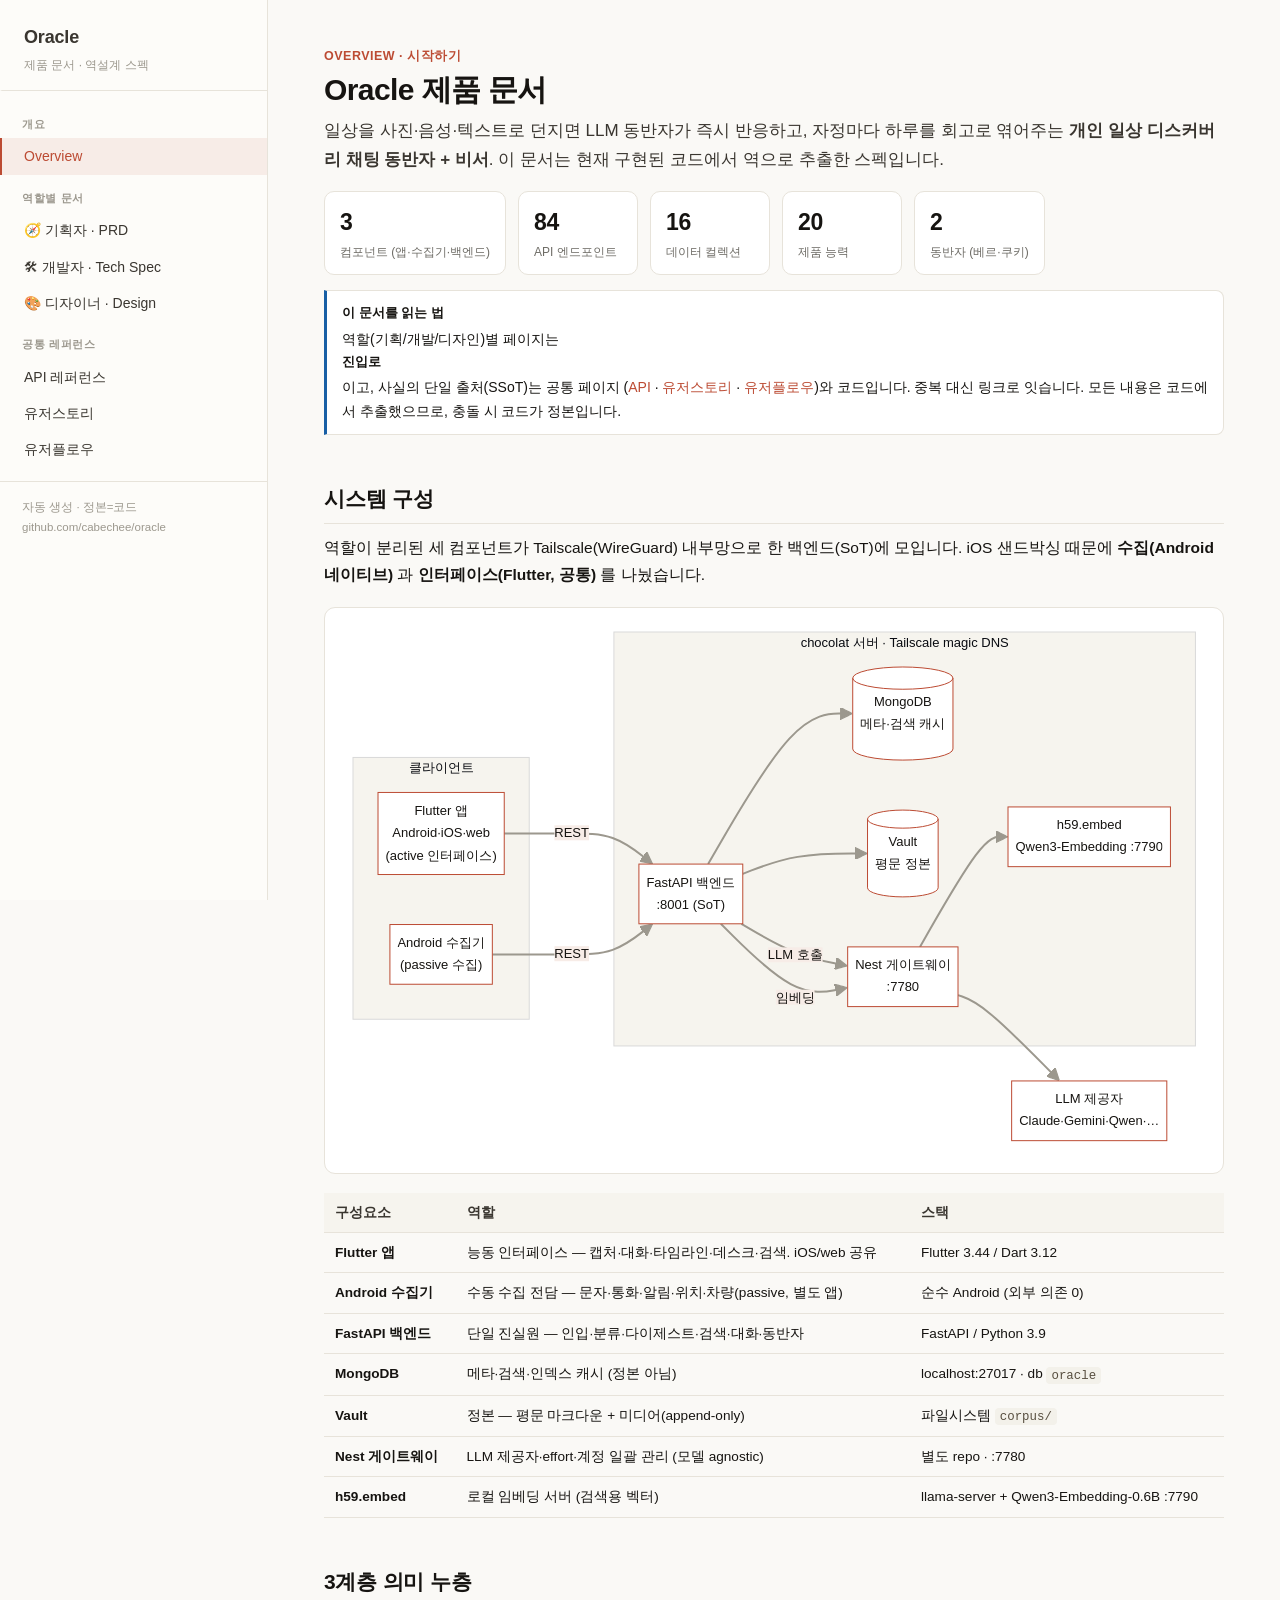
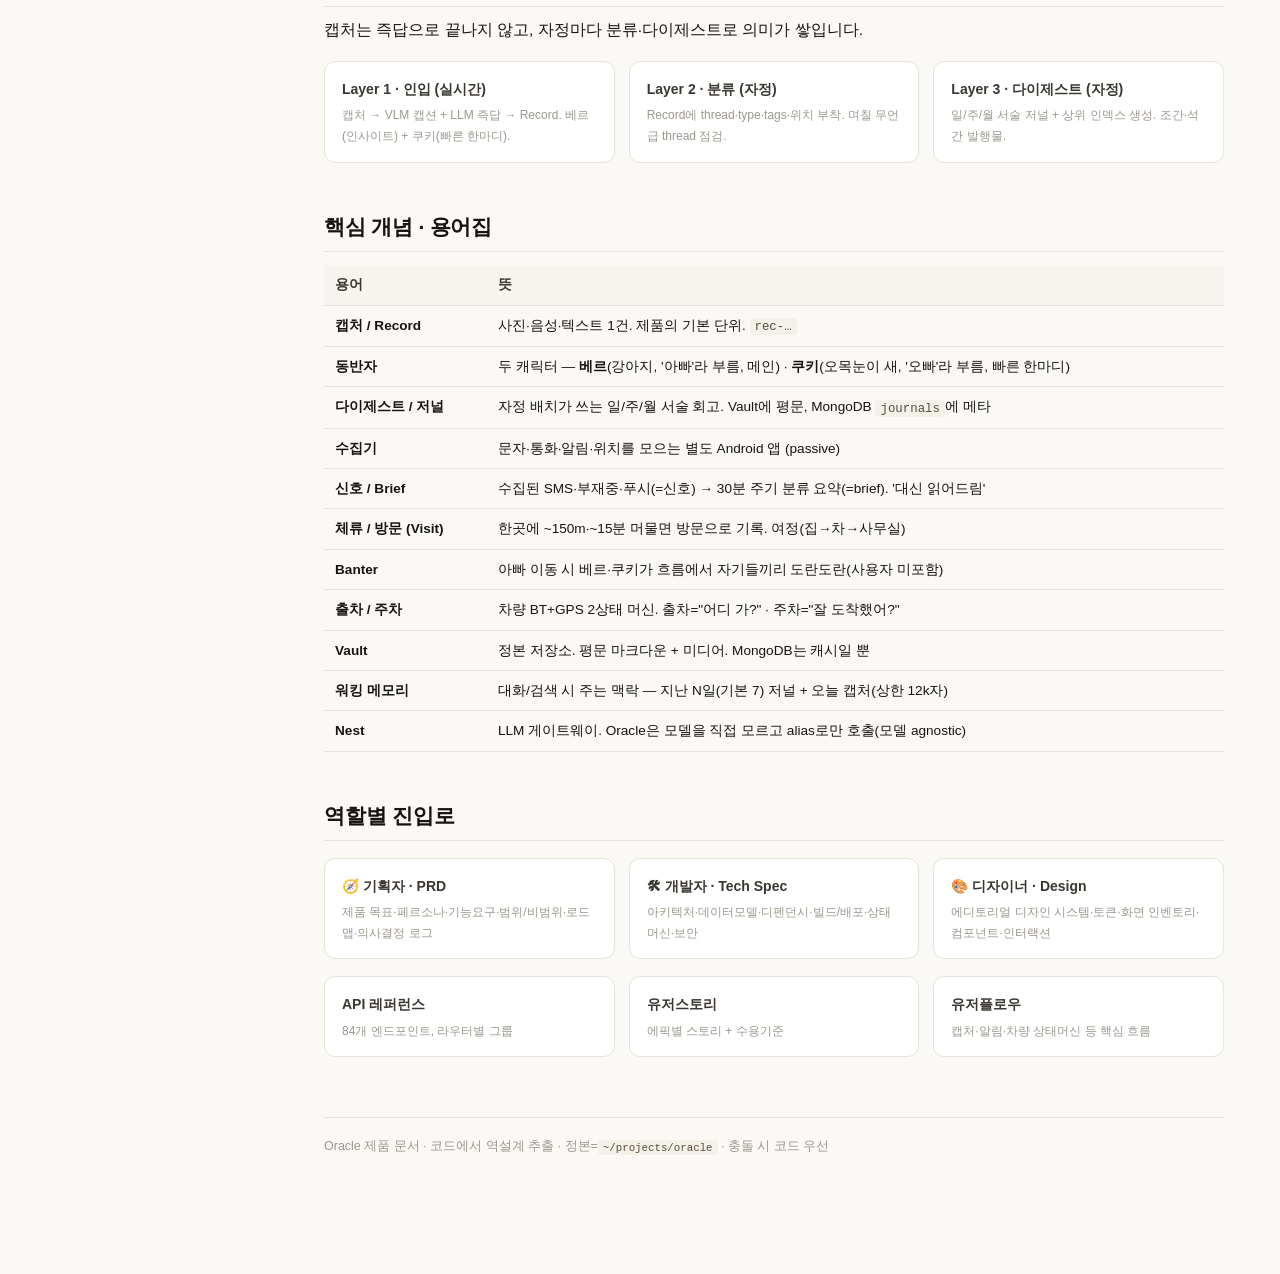
<file: docs/spec/index.html>
<!doctype html>
<html lang="ko">
<head>
<meta charset="utf-8">
<meta name="viewport" content="width=device-width,initial-scale=1">
<title>Oracle · 제품 문서 Overview</title>
<link rel="stylesheet" href="style.css">
</head>
<body>
<div id="sidebar"></div>
<main class="content"><div class="inner">

<div class="eyebrow">Overview · 시작하기</div>
<h1>Oracle 제품 문서</h1>
<p class="lede">일상을 사진·음성·텍스트로 던지면 LLM 동반자가 즉시 반응하고, 자정마다 하루를 회고로
엮어주는 <b>개인 일상 디스커버리 채팅 동반자 + 비서</b>. 이 문서는 현재 구현된 코드에서
역으로 추출한 스펙입니다.</p>

<div class="kpi">
  <div class="box"><div class="n">3</div><div class="l">컴포넌트 (앱·수집기·백엔드)</div></div>
  <div class="box"><div class="n">84</div><div class="l">API 엔드포인트</div></div>
  <div class="box"><div class="n">16</div><div class="l">데이터 컬렉션</div></div>
  <div class="box"><div class="n">20</div><div class="l">제품 능력</div></div>
  <div class="box"><div class="n">2</div><div class="l">동반자 (베르·쿠키)</div></div>
</div>

<div class="note"><b>이 문서를 읽는 법</b>
역할(기획/개발/디자인)별 페이지는 <b>진입로</b>이고, 사실의 단일 출처(SSoT)는 공통 페이지
(<a href="api.html">API</a> · <a href="stories.html">유저스토리</a> · <a href="flows.html">유저플로우</a>)와
코드입니다. 중복 대신 링크로 잇습니다. 모든 내용은 코드에서 추출했으므로, 충돌 시 코드가 정본입니다.</div>

<h2 class="anchor" id="system">시스템 구성</h2>
<p>역할이 분리된 세 컴포넌트가 Tailscale(WireGuard) 내부망으로 한 백엔드(SoT)에 모입니다.
iOS 샌드박싱 때문에 <b>수집(Android 네이티브)</b> 과 <b>인터페이스(Flutter, 공통)</b> 를 나눴습니다.</p>

<div class="mermaid">
flowchart LR
  subgraph CL[클라이언트]
    F["Flutter 앱<br/>Android·iOS·web<br/>(active 인터페이스)"]
    C["Android 수집기<br/>(passive 수집)"]
  end
  subgraph CH["chocolat 서버 · Tailscale magic DNS"]
    B["FastAPI 백엔드<br/>:8001 (SoT)"]
    M[("MongoDB<br/>메타·검색 캐시")]
    V[("Vault<br/>평문 정본")]
    N["Nest 게이트웨이<br/>:7780"]
    E["h59.embed<br/>Qwen3-Embedding :7790"]
  end
  P["LLM 제공자<br/>Claude·Gemini·Qwen·…"]
  F -->|REST| B
  C -->|REST| B
  B --> M
  B --> V
  B -->|LLM 호출| N
  B -->|임베딩| N
  N --> P
  N --> E
</div>

<table>
<tr><th>구성요소</th><th>역할</th><th>스택</th></tr>
<tr><td><b>Flutter 앱</b></td><td>능동 인터페이스 — 캡처·대화·타임라인·데스크·검색. iOS/web 공유</td><td>Flutter 3.44 / Dart 3.12</td></tr>
<tr><td><b>Android 수집기</b></td><td>수동 수집 전담 — 문자·통화·알림·위치·차량(passive, 별도 앱)</td><td>순수 Android (외부 의존 0)</td></tr>
<tr><td><b>FastAPI 백엔드</b></td><td>단일 진실원 — 인입·분류·다이제스트·검색·대화·동반자</td><td>FastAPI / Python 3.9</td></tr>
<tr><td><b>MongoDB</b></td><td>메타·검색·인덱스 캐시 (정본 아님)</td><td>localhost:27017 · db <code>oracle</code></td></tr>
<tr><td><b>Vault</b></td><td>정본 — 평문 마크다운 + 미디어(append-only)</td><td>파일시스템 <code>corpus/</code></td></tr>
<tr><td><b>Nest 게이트웨이</b></td><td>LLM 제공자·effort·계정 일괄 관리 (모델 agnostic)</td><td>별도 repo · :7780</td></tr>
<tr><td><b>h59.embed</b></td><td>로컬 임베딩 서버 (검색용 벡터)</td><td>llama-server + Qwen3-Embedding-0.6B :7790</td></tr>
</table>

<h2 class="anchor" id="layers">3계층 의미 누층</h2>
<p>캡처는 즉답으로 끝나지 않고, 자정마다 분류·다이제스트로 의미가 쌓입니다.</p>
<div class="grid">
  <div class="card"><h4>Layer 1 · 인입 (실시간)</h4><div class="k">캡처 → VLM 캡션 + LLM 즉답 → Record. 베르(인사이트) + 쿠키(빠른 한마디).</div></div>
  <div class="card"><h4>Layer 2 · 분류 (자정)</h4><div class="k">Record에 thread·type·tags·위치 부착. 며칠 무언급 thread 점검.</div></div>
  <div class="card"><h4>Layer 3 · 다이제스트 (자정)</h4><div class="k">일/주/월 서술 저널 + 상위 인덱스 생성. 조간·석간 발행물.</div></div>
</div>

<h2 class="anchor" id="glossary">핵심 개념 · 용어집</h2>
<table>
<tr><th>용어</th><th>뜻</th></tr>
<tr><td><b>캡처 / Record</b></td><td>사진·음성·텍스트 1건. 제품의 기본 단위. <code>rec-…</code></td></tr>
<tr><td><b>동반자</b></td><td>두 캐릭터 — <b>베르</b>(강아지, '아빠'라 부름, 메인) · <b>쿠키</b>(오목눈이 새, '오빠'라 부름, 빠른 한마디)</td></tr>
<tr><td><b>다이제스트 / 저널</b></td><td>자정 배치가 쓰는 일/주/월 서술 회고. Vault에 평문, MongoDB <code>journals</code>에 메타</td></tr>
<tr><td><b>수집기</b></td><td>문자·통화·알림·위치를 모으는 별도 Android 앱 (passive)</td></tr>
<tr><td><b>신호 / Brief</b></td><td>수집된 SMS·부재중·푸시(=신호) → 30분 주기 분류 요약(=brief). '대신 읽어드림'</td></tr>
<tr><td><b>체류 / 방문 (Visit)</b></td><td>한곳에 ~150m·~15분 머물면 방문으로 기록. 여정(집→차→사무실)</td></tr>
<tr><td><b>Banter</b></td><td>아빠 이동 시 베르·쿠키가 흐름에서 자기들끼리 도란도란(사용자 미포함)</td></tr>
<tr><td><b>출차 / 주차</b></td><td>차량 BT+GPS 2상태 머신. 출차="어디 가?" · 주차="잘 도착했어?"</td></tr>
<tr><td><b>Vault</b></td><td>정본 저장소. 평문 마크다운 + 미디어. MongoDB는 캐시일 뿐</td></tr>
<tr><td><b>워킹 메모리</b></td><td>대화/검색 시 주는 맥락 — 지난 N일(기본 7) 저널 + 오늘 캡처(상한 12k자)</td></tr>
<tr><td><b>Nest</b></td><td>LLM 게이트웨이. Oracle은 모델을 직접 모르고 alias로만 호출(모델 agnostic)</td></tr>
</table>

<h2 class="anchor" id="entry">역할별 진입로</h2>
<div class="grid">
  <a class="card" href="pm.html" style="text-decoration:none;color:inherit"><h4>🧭 기획자 · PRD</h4>
    <div class="k">제품 목표·페르소나·기능요구·범위/비범위·로드맵·의사결정 로그</div></a>
  <a class="card" href="dev.html" style="text-decoration:none;color:inherit"><h4>🛠 개발자 · Tech Spec</h4>
    <div class="k">아키텍처·데이터모델·디펜던시·빌드/배포·상태머신·보안</div></a>
  <a class="card" href="design.html" style="text-decoration:none;color:inherit"><h4>🎨 디자이너 · Design</h4>
    <div class="k">에디토리얼 디자인 시스템·토큰·화면 인벤토리·컴포넌트·인터랙션</div></a>
</div>
<div class="grid">
  <a class="card" href="api.html" style="text-decoration:none;color:inherit"><h4>API 레퍼런스</h4>
    <div class="k">84개 엔드포인트, 라우터별 그룹</div></a>
  <a class="card" href="stories.html" style="text-decoration:none;color:inherit"><h4>유저스토리</h4>
    <div class="k">에픽별 스토리 + 수용기준</div></a>
  <a class="card" href="flows.html" style="text-decoration:none;color:inherit"><h4>유저플로우</h4>
    <div class="k">캡처·알림·차량 상태머신 등 핵심 흐름</div></a>
</div>

<div class="foot">Oracle 제품 문서 · 코드에서 역설계 추출 · 정본=<code>~/projects/oracle</code> · 충돌 시 코드 우선</div>
</div></main>
<script src="mermaid.min.js"></script>
<script src="nav.js"></script>
</body>
</html>
</file>
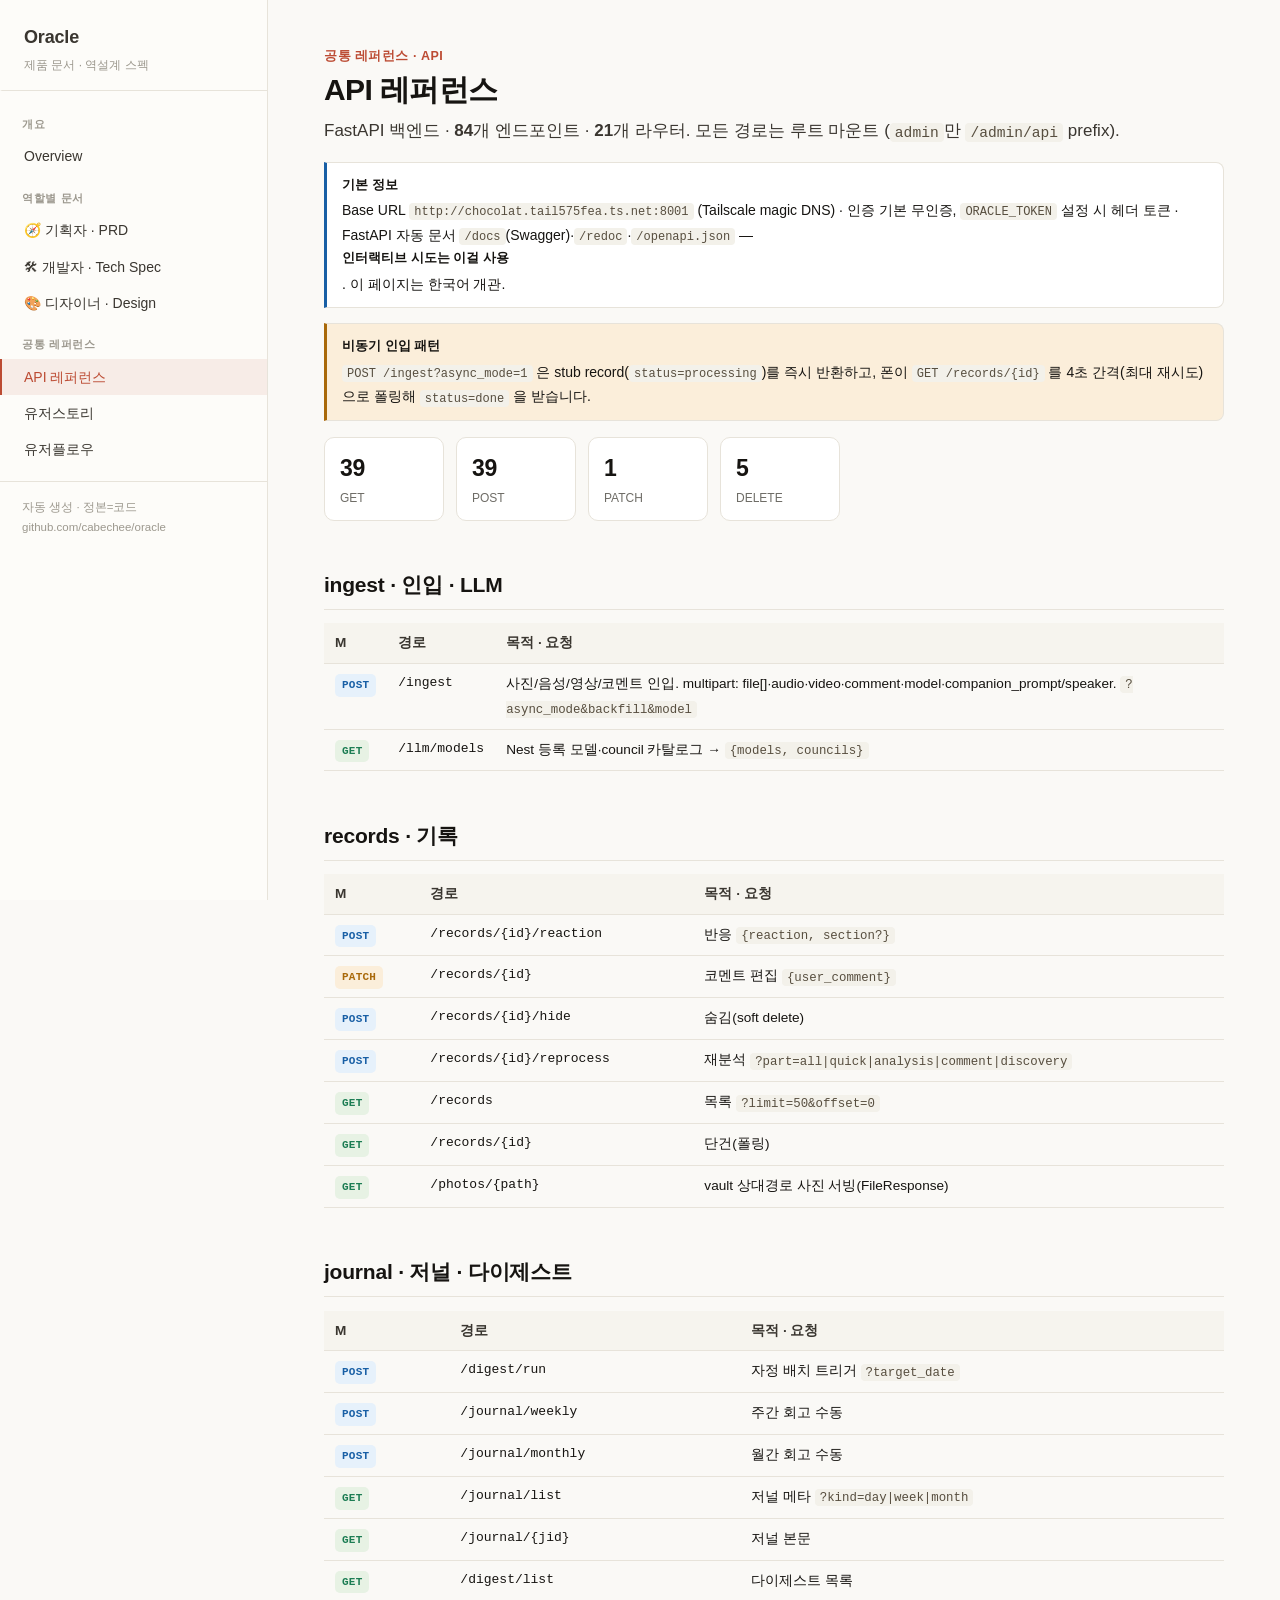
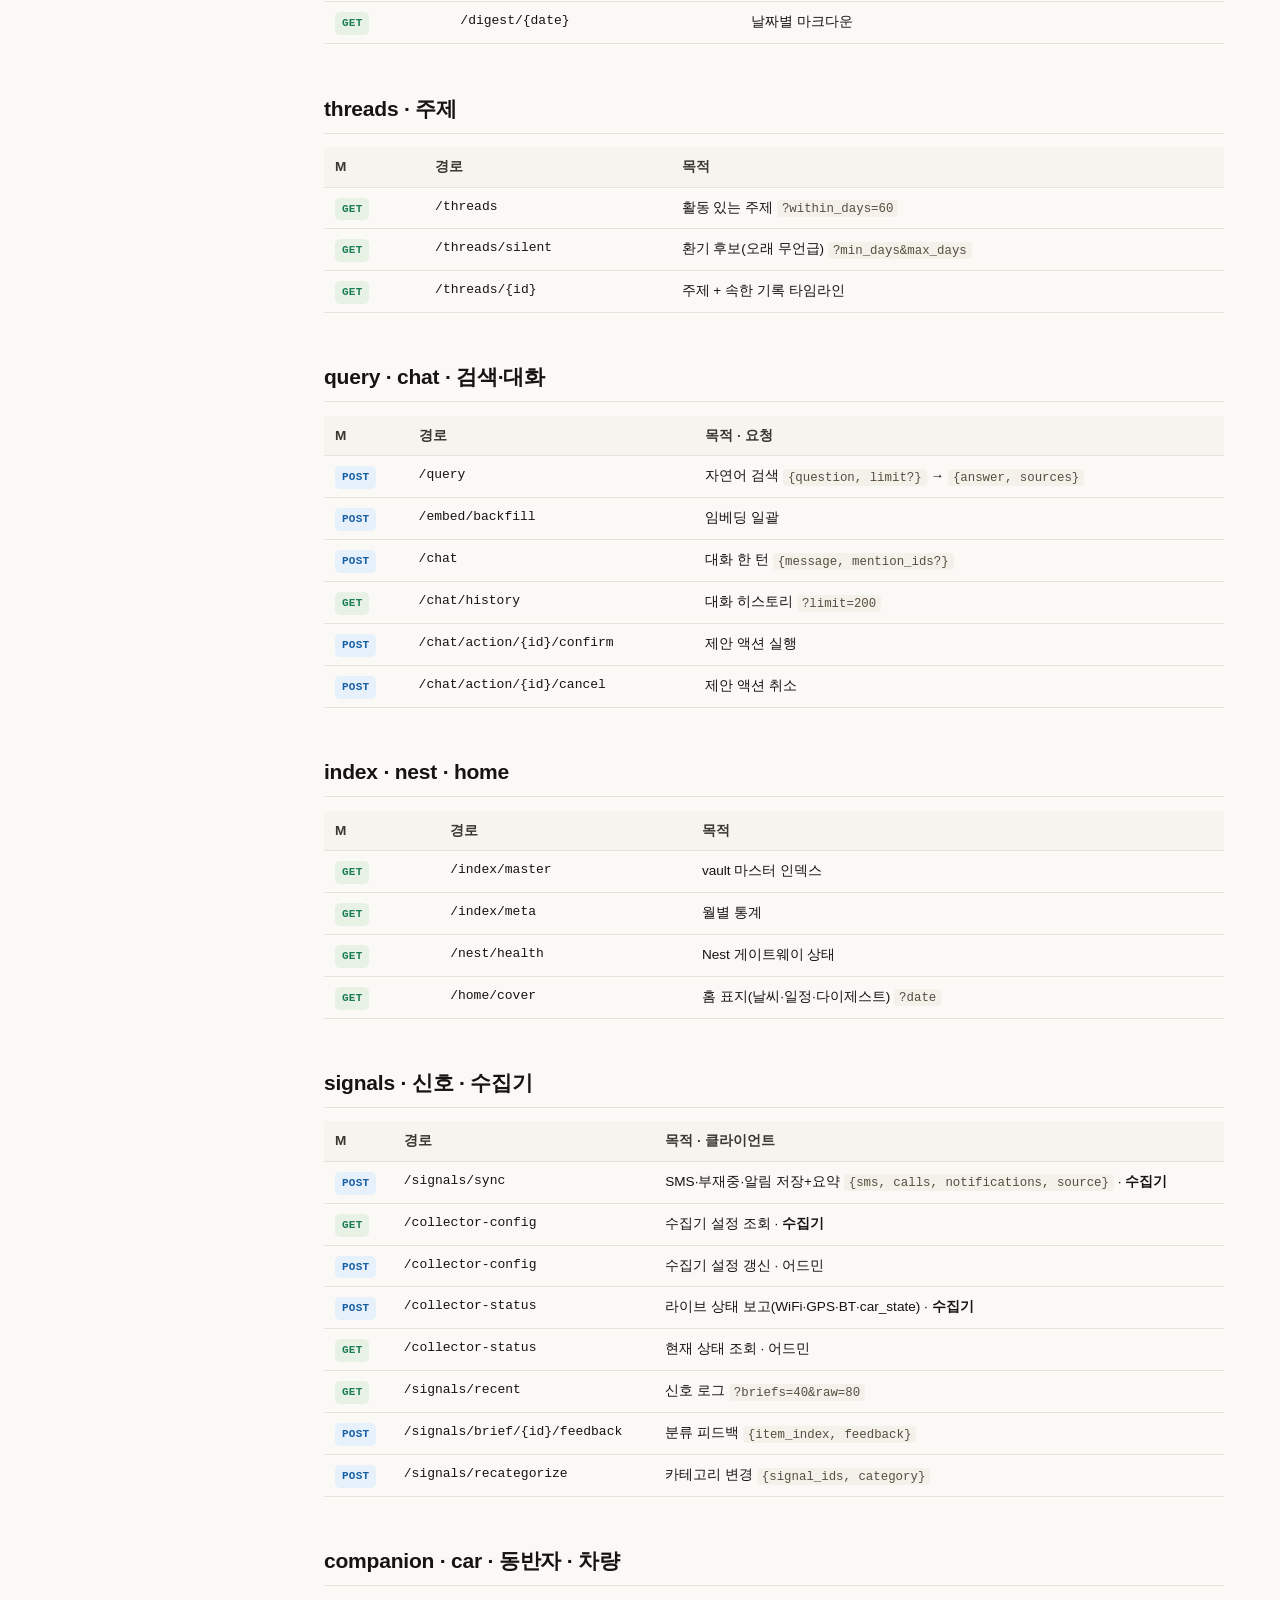
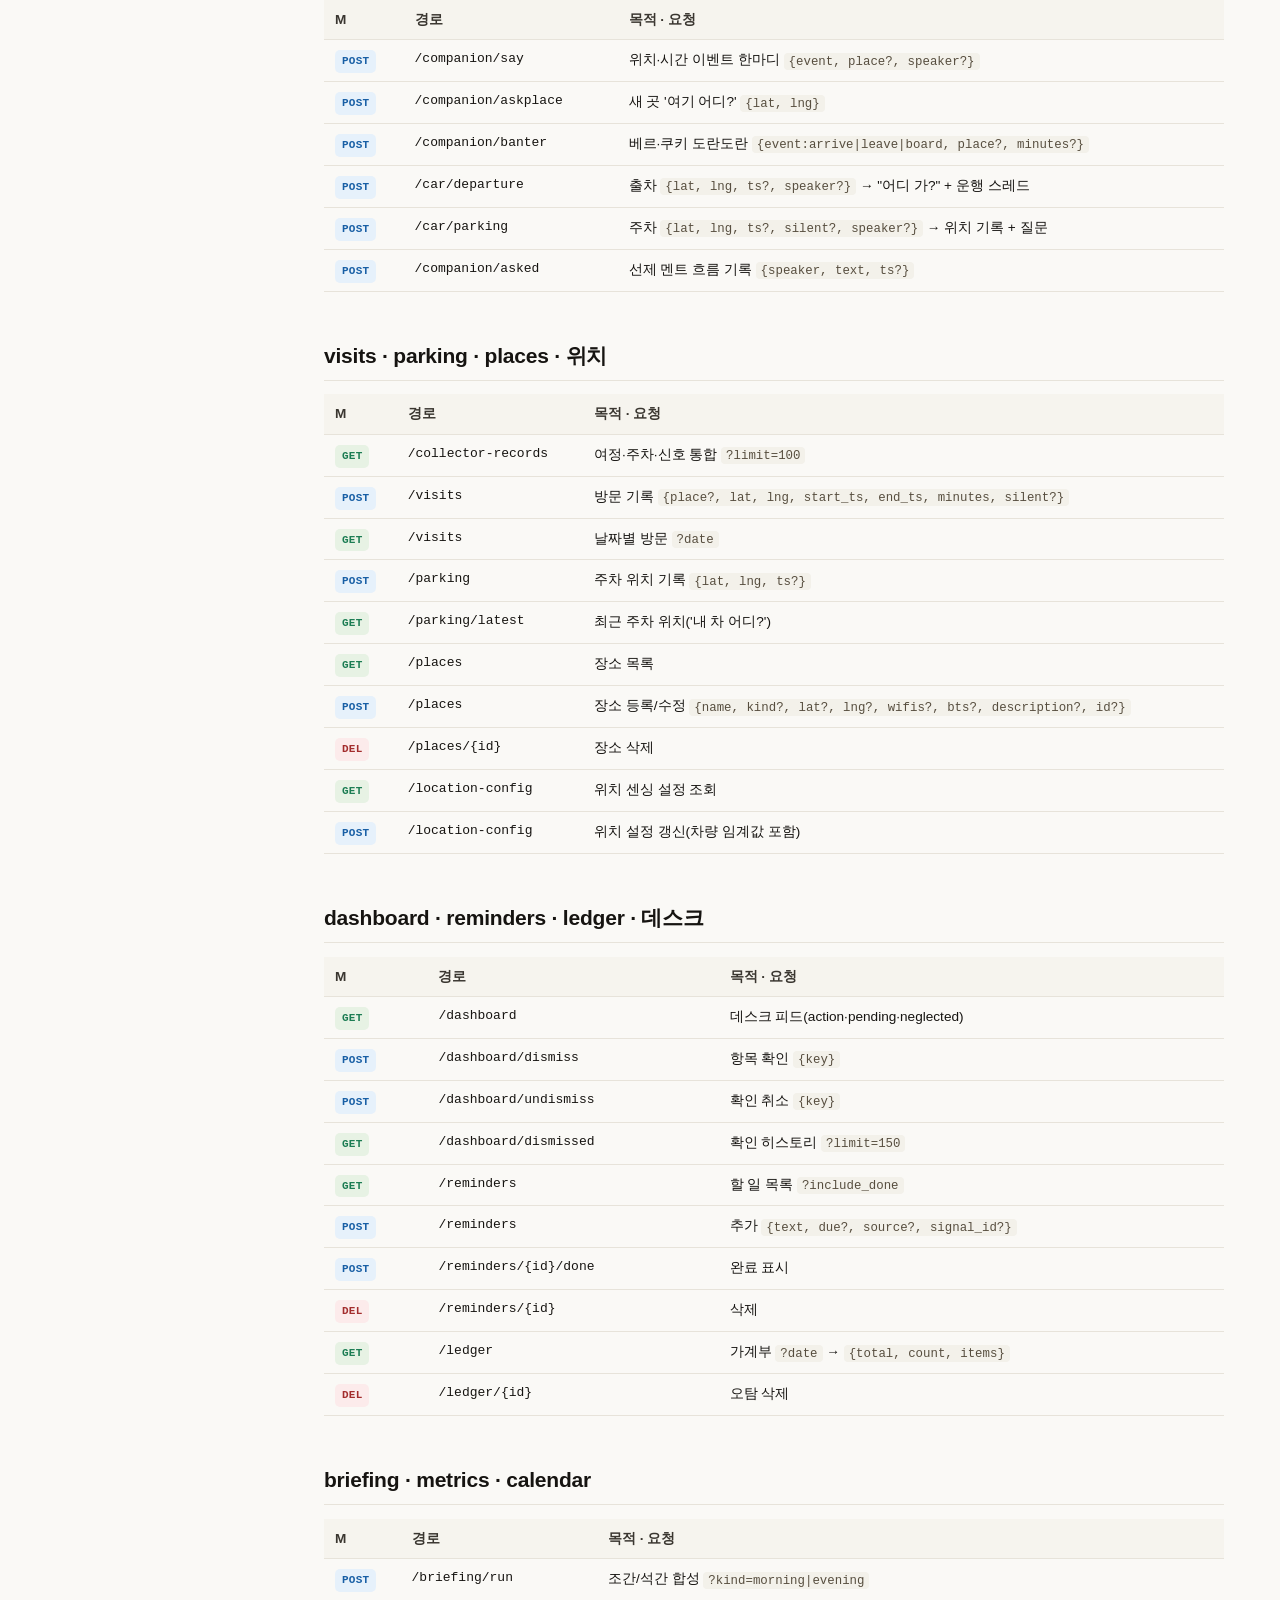
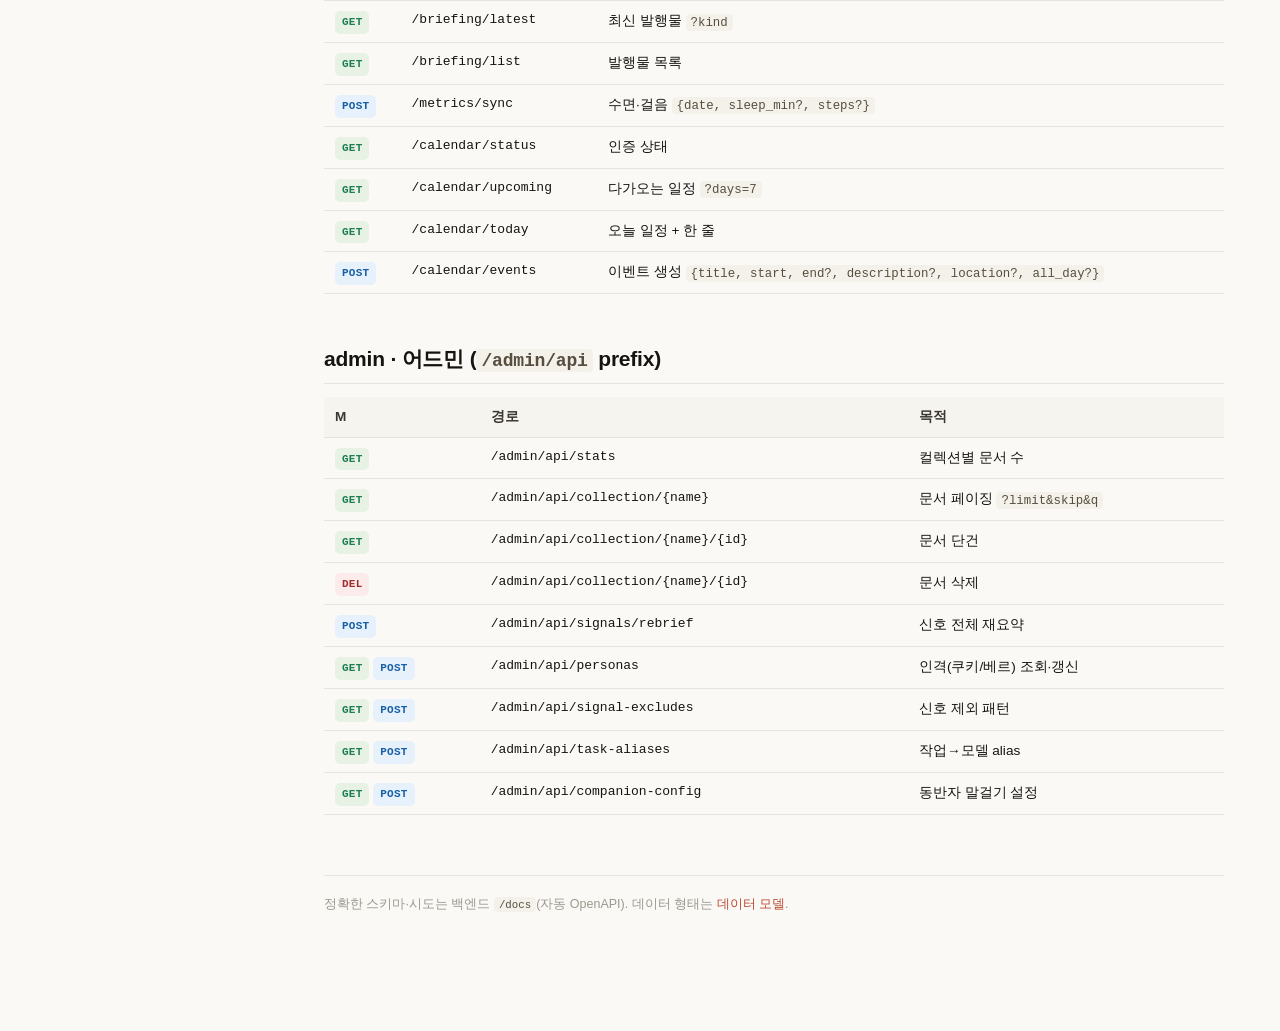
<file: docs/spec/api.html>
<!doctype html>
<html lang="ko">
<head>
<meta charset="utf-8">
<meta name="viewport" content="width=device-width,initial-scale=1">
<title>Oracle · API 레퍼런스</title>
<link rel="stylesheet" href="style.css">
</head>
<body>
<div id="sidebar"></div>
<main class="content"><div class="inner">

<div class="eyebrow">공통 레퍼런스 · API</div>
<h1>API 레퍼런스</h1>
<p class="lede">FastAPI 백엔드 · <b>84</b>개 엔드포인트 · <b>21</b>개 라우터. 모든 경로는 루트 마운트
(<code>admin</code>만 <code>/admin/api</code> prefix).</p>

<div class="note"><b>기본 정보</b>
Base URL <code>http://chocolat.tail575fea.ts.net:8001</code> (Tailscale magic DNS) ·
인증 기본 무인증, <code>ORACLE_TOKEN</code> 설정 시 헤더 토큰 ·
FastAPI 자동 문서 <code>/docs</code>(Swagger)·<code>/redoc</code>·<code>/openapi.json</code> — <b>인터랙티브 시도는 이걸 사용</b>.
이 페이지는 한국어 개관.</div>

<div class="warn"><b>비동기 인입 패턴</b>
<code>POST /ingest?async_mode=1</code> 은 stub record(<code>status=processing</code>)를 즉시 반환하고,
폰이 <code>GET /records/{id}</code> 를 4초 간격(최대 재시도)으로 폴링해 <code>status=done</code> 을 받습니다.</div>

<div class="kpi">
  <div class="box"><div class="n">39</div><div class="l">GET</div></div>
  <div class="box"><div class="n">39</div><div class="l">POST</div></div>
  <div class="box"><div class="n">1</div><div class="l">PATCH</div></div>
  <div class="box"><div class="n">5</div><div class="l">DELETE</div></div>
</div>

<h2 class="anchor" id="ingest">ingest · 인입 · LLM</h2>
<table>
<tr><th>M</th><th>경로</th><th>목적 · 요청</th></tr>
<tr><td><span class="b post">post</span></td><td class="path">/ingest</td><td>사진/음성/영상/코멘트 인입. multipart: file[]·audio·video·comment·model·companion_prompt/speaker. <code>?async_mode&backfill&model</code></td></tr>
<tr><td><span class="b get">get</span></td><td class="path">/llm/models</td><td>Nest 등록 모델·council 카탈로그 → <code>{models, councils}</code></td></tr>
</table>

<h2 class="anchor" id="records">records · 기록</h2>
<table>
<tr><th>M</th><th>경로</th><th>목적 · 요청</th></tr>
<tr><td><span class="b post">post</span></td><td class="path">/records/{id}/reaction</td><td>반응 <code>{reaction, section?}</code></td></tr>
<tr><td><span class="b patch">patch</span></td><td class="path">/records/{id}</td><td>코멘트 편집 <code>{user_comment}</code></td></tr>
<tr><td><span class="b post">post</span></td><td class="path">/records/{id}/hide</td><td>숨김(soft delete)</td></tr>
<tr><td><span class="b post">post</span></td><td class="path">/records/{id}/reprocess</td><td>재분석 <code>?part=all|quick|analysis|comment|discovery</code></td></tr>
<tr><td><span class="b get">get</span></td><td class="path">/records</td><td>목록 <code>?limit=50&offset=0</code></td></tr>
<tr><td><span class="b get">get</span></td><td class="path">/records/{id}</td><td>단건(폴링)</td></tr>
<tr><td><span class="b get">get</span></td><td class="path">/photos/{path}</td><td>vault 상대경로 사진 서빙(FileResponse)</td></tr>
</table>

<h2 class="anchor" id="journal">journal · 저널 · 다이제스트</h2>
<table>
<tr><th>M</th><th>경로</th><th>목적 · 요청</th></tr>
<tr><td><span class="b post">post</span></td><td class="path">/digest/run</td><td>자정 배치 트리거 <code>?target_date</code></td></tr>
<tr><td><span class="b post">post</span></td><td class="path">/journal/weekly</td><td>주간 회고 수동</td></tr>
<tr><td><span class="b post">post</span></td><td class="path">/journal/monthly</td><td>월간 회고 수동</td></tr>
<tr><td><span class="b get">get</span></td><td class="path">/journal/list</td><td>저널 메타 <code>?kind=day|week|month</code></td></tr>
<tr><td><span class="b get">get</span></td><td class="path">/journal/{jid}</td><td>저널 본문</td></tr>
<tr><td><span class="b get">get</span></td><td class="path">/digest/list</td><td>다이제스트 목록</td></tr>
<tr><td><span class="b get">get</span></td><td class="path">/digest/{date}</td><td>날짜별 마크다운</td></tr>
</table>

<h2 class="anchor" id="threads">threads · 주제</h2>
<table>
<tr><th>M</th><th>경로</th><th>목적</th></tr>
<tr><td><span class="b get">get</span></td><td class="path">/threads</td><td>활동 있는 주제 <code>?within_days=60</code></td></tr>
<tr><td><span class="b get">get</span></td><td class="path">/threads/silent</td><td>환기 후보(오래 무언급) <code>?min_days&max_days</code></td></tr>
<tr><td><span class="b get">get</span></td><td class="path">/threads/{id}</td><td>주제 + 속한 기록 타임라인</td></tr>
</table>

<h2 class="anchor" id="query-chat">query · chat · 검색·대화</h2>
<table>
<tr><th>M</th><th>경로</th><th>목적 · 요청</th></tr>
<tr><td><span class="b post">post</span></td><td class="path">/query</td><td>자연어 검색 <code>{question, limit?}</code> → <code>{answer, sources}</code></td></tr>
<tr><td><span class="b post">post</span></td><td class="path">/embed/backfill</td><td>임베딩 일괄</td></tr>
<tr><td><span class="b post">post</span></td><td class="path">/chat</td><td>대화 한 턴 <code>{message, mention_ids?}</code></td></tr>
<tr><td><span class="b get">get</span></td><td class="path">/chat/history</td><td>대화 히스토리 <code>?limit=200</code></td></tr>
<tr><td><span class="b post">post</span></td><td class="path">/chat/action/{id}/confirm</td><td>제안 액션 실행</td></tr>
<tr><td><span class="b post">post</span></td><td class="path">/chat/action/{id}/cancel</td><td>제안 액션 취소</td></tr>
</table>

<h2 class="anchor" id="index-nest">index · nest · home</h2>
<table>
<tr><th>M</th><th>경로</th><th>목적</th></tr>
<tr><td><span class="b get">get</span></td><td class="path">/index/master</td><td>vault 마스터 인덱스</td></tr>
<tr><td><span class="b get">get</span></td><td class="path">/index/meta</td><td>월별 통계</td></tr>
<tr><td><span class="b get">get</span></td><td class="path">/nest/health</td><td>Nest 게이트웨이 상태</td></tr>
<tr><td><span class="b get">get</span></td><td class="path">/home/cover</td><td>홈 표지(날씨·일정·다이제스트) <code>?date</code></td></tr>
</table>

<h2 class="anchor" id="signals">signals · 신호 · 수집기</h2>
<table>
<tr><th>M</th><th>경로</th><th>목적 · 클라이언트</th></tr>
<tr><td><span class="b post">post</span></td><td class="path">/signals/sync</td><td>SMS·부재중·알림 저장+요약 <code>{sms, calls, notifications, source}</code> · <b>수집기</b></td></tr>
<tr><td><span class="b get">get</span></td><td class="path">/collector-config</td><td>수집기 설정 조회 · <b>수집기</b></td></tr>
<tr><td><span class="b post">post</span></td><td class="path">/collector-config</td><td>수집기 설정 갱신 · 어드민</td></tr>
<tr><td><span class="b post">post</span></td><td class="path">/collector-status</td><td>라이브 상태 보고(WiFi·GPS·BT·car_state) · <b>수집기</b></td></tr>
<tr><td><span class="b get">get</span></td><td class="path">/collector-status</td><td>현재 상태 조회 · 어드민</td></tr>
<tr><td><span class="b get">get</span></td><td class="path">/signals/recent</td><td>신호 로그 <code>?briefs=40&raw=80</code></td></tr>
<tr><td><span class="b post">post</span></td><td class="path">/signals/brief/{id}/feedback</td><td>분류 피드백 <code>{item_index, feedback}</code></td></tr>
<tr><td><span class="b post">post</span></td><td class="path">/signals/recategorize</td><td>카테고리 변경 <code>{signal_ids, category}</code></td></tr>
</table>

<h2 class="anchor" id="companion">companion · car · 동반자 · 차량</h2>
<table>
<tr><th>M</th><th>경로</th><th>목적 · 요청</th></tr>
<tr><td><span class="b post">post</span></td><td class="path">/companion/say</td><td>위치·시간 이벤트 한마디 <code>{event, place?, speaker?}</code></td></tr>
<tr><td><span class="b post">post</span></td><td class="path">/companion/askplace</td><td>새 곳 '여기 어디?' <code>{lat, lng}</code></td></tr>
<tr><td><span class="b post">post</span></td><td class="path">/companion/banter</td><td>베르·쿠키 도란도란 <code>{event:arrive|leave|board, place?, minutes?}</code></td></tr>
<tr><td><span class="b post">post</span></td><td class="path">/car/departure</td><td>출차 <code>{lat, lng, ts?, speaker?}</code> → "어디 가?" + 운행 스레드</td></tr>
<tr><td><span class="b post">post</span></td><td class="path">/car/parking</td><td>주차 <code>{lat, lng, ts?, silent?, speaker?}</code> → 위치 기록 + 질문</td></tr>
<tr><td><span class="b post">post</span></td><td class="path">/companion/asked</td><td>선제 멘트 흐름 기록 <code>{speaker, text, ts?}</code></td></tr>
</table>

<h2 class="anchor" id="visits">visits · parking · places · 위치</h2>
<table>
<tr><th>M</th><th>경로</th><th>목적 · 요청</th></tr>
<tr><td><span class="b get">get</span></td><td class="path">/collector-records</td><td>여정·주차·신호 통합 <code>?limit=100</code></td></tr>
<tr><td><span class="b post">post</span></td><td class="path">/visits</td><td>방문 기록 <code>{place?, lat, lng, start_ts, end_ts, minutes, silent?}</code></td></tr>
<tr><td><span class="b get">get</span></td><td class="path">/visits</td><td>날짜별 방문 <code>?date</code></td></tr>
<tr><td><span class="b post">post</span></td><td class="path">/parking</td><td>주차 위치 기록 <code>{lat, lng, ts?}</code></td></tr>
<tr><td><span class="b get">get</span></td><td class="path">/parking/latest</td><td>최근 주차 위치('내 차 어디?')</td></tr>
<tr><td><span class="b get">get</span></td><td class="path">/places</td><td>장소 목록</td></tr>
<tr><td><span class="b post">post</span></td><td class="path">/places</td><td>장소 등록/수정 <code>{name, kind?, lat?, lng?, wifis?, bts?, description?, id?}</code></td></tr>
<tr><td><span class="b delete">del</span></td><td class="path">/places/{id}</td><td>장소 삭제</td></tr>
<tr><td><span class="b get">get</span></td><td class="path">/location-config</td><td>위치 센싱 설정 조회</td></tr>
<tr><td><span class="b post">post</span></td><td class="path">/location-config</td><td>위치 설정 갱신(차량 임계값 포함)</td></tr>
</table>

<h2 class="anchor" id="desk">dashboard · reminders · ledger · 데스크</h2>
<table>
<tr><th>M</th><th>경로</th><th>목적 · 요청</th></tr>
<tr><td><span class="b get">get</span></td><td class="path">/dashboard</td><td>데스크 피드(action·pending·neglected)</td></tr>
<tr><td><span class="b post">post</span></td><td class="path">/dashboard/dismiss</td><td>항목 확인 <code>{key}</code></td></tr>
<tr><td><span class="b post">post</span></td><td class="path">/dashboard/undismiss</td><td>확인 취소 <code>{key}</code></td></tr>
<tr><td><span class="b get">get</span></td><td class="path">/dashboard/dismissed</td><td>확인 히스토리 <code>?limit=150</code></td></tr>
<tr><td><span class="b get">get</span></td><td class="path">/reminders</td><td>할 일 목록 <code>?include_done</code></td></tr>
<tr><td><span class="b post">post</span></td><td class="path">/reminders</td><td>추가 <code>{text, due?, source?, signal_id?}</code></td></tr>
<tr><td><span class="b post">post</span></td><td class="path">/reminders/{id}/done</td><td>완료 표시</td></tr>
<tr><td><span class="b delete">del</span></td><td class="path">/reminders/{id}</td><td>삭제</td></tr>
<tr><td><span class="b get">get</span></td><td class="path">/ledger</td><td>가계부 <code>?date</code> → <code>{total, count, items}</code></td></tr>
<tr><td><span class="b delete">del</span></td><td class="path">/ledger/{id}</td><td>오탐 삭제</td></tr>
</table>

<h2 class="anchor" id="briefing-metrics-cal">briefing · metrics · calendar</h2>
<table>
<tr><th>M</th><th>경로</th><th>목적 · 요청</th></tr>
<tr><td><span class="b post">post</span></td><td class="path">/briefing/run</td><td>조간/석간 합성 <code>?kind=morning|evening</code></td></tr>
<tr><td><span class="b get">get</span></td><td class="path">/briefing/latest</td><td>최신 발행물 <code>?kind</code></td></tr>
<tr><td><span class="b get">get</span></td><td class="path">/briefing/list</td><td>발행물 목록</td></tr>
<tr><td><span class="b post">post</span></td><td class="path">/metrics/sync</td><td>수면·걸음 <code>{date, sleep_min?, steps?}</code></td></tr>
<tr><td><span class="b get">get</span></td><td class="path">/calendar/status</td><td>인증 상태</td></tr>
<tr><td><span class="b get">get</span></td><td class="path">/calendar/upcoming</td><td>다가오는 일정 <code>?days=7</code></td></tr>
<tr><td><span class="b get">get</span></td><td class="path">/calendar/today</td><td>오늘 일정 + 한 줄</td></tr>
<tr><td><span class="b post">post</span></td><td class="path">/calendar/events</td><td>이벤트 생성 <code>{title, start, end?, description?, location?, all_day?}</code></td></tr>
</table>

<h2 class="anchor" id="admin">admin · 어드민 (<code>/admin/api</code> prefix)</h2>
<table>
<tr><th>M</th><th>경로</th><th>목적</th></tr>
<tr><td><span class="b get">get</span></td><td class="path">/admin/api/stats</td><td>컬렉션별 문서 수</td></tr>
<tr><td><span class="b get">get</span></td><td class="path">/admin/api/collection/{name}</td><td>문서 페이징 <code>?limit&skip&q</code></td></tr>
<tr><td><span class="b get">get</span></td><td class="path">/admin/api/collection/{name}/{id}</td><td>문서 단건</td></tr>
<tr><td><span class="b delete">del</span></td><td class="path">/admin/api/collection/{name}/{id}</td><td>문서 삭제</td></tr>
<tr><td><span class="b post">post</span></td><td class="path">/admin/api/signals/rebrief</td><td>신호 전체 재요약</td></tr>
<tr><td><span class="b get">get</span> <span class="b post">post</span></td><td class="path">/admin/api/personas</td><td>인격(쿠키/베르) 조회·갱신</td></tr>
<tr><td><span class="b get">get</span> <span class="b post">post</span></td><td class="path">/admin/api/signal-excludes</td><td>신호 제외 패턴</td></tr>
<tr><td><span class="b get">get</span> <span class="b post">post</span></td><td class="path">/admin/api/task-aliases</td><td>작업→모델 alias</td></tr>
<tr><td><span class="b get">get</span> <span class="b post">post</span></td><td class="path">/admin/api/companion-config</td><td>동반자 말걸기 설정</td></tr>
</table>

<div class="foot">정확한 스키마·시도는 백엔드 <code>/docs</code>(자동 OpenAPI). 데이터 형태는 <a href="dev.html#data">데이터 모델</a>.</div>
</div></main>
<script src="nav.js"></script>
</body>
</html>
</file>
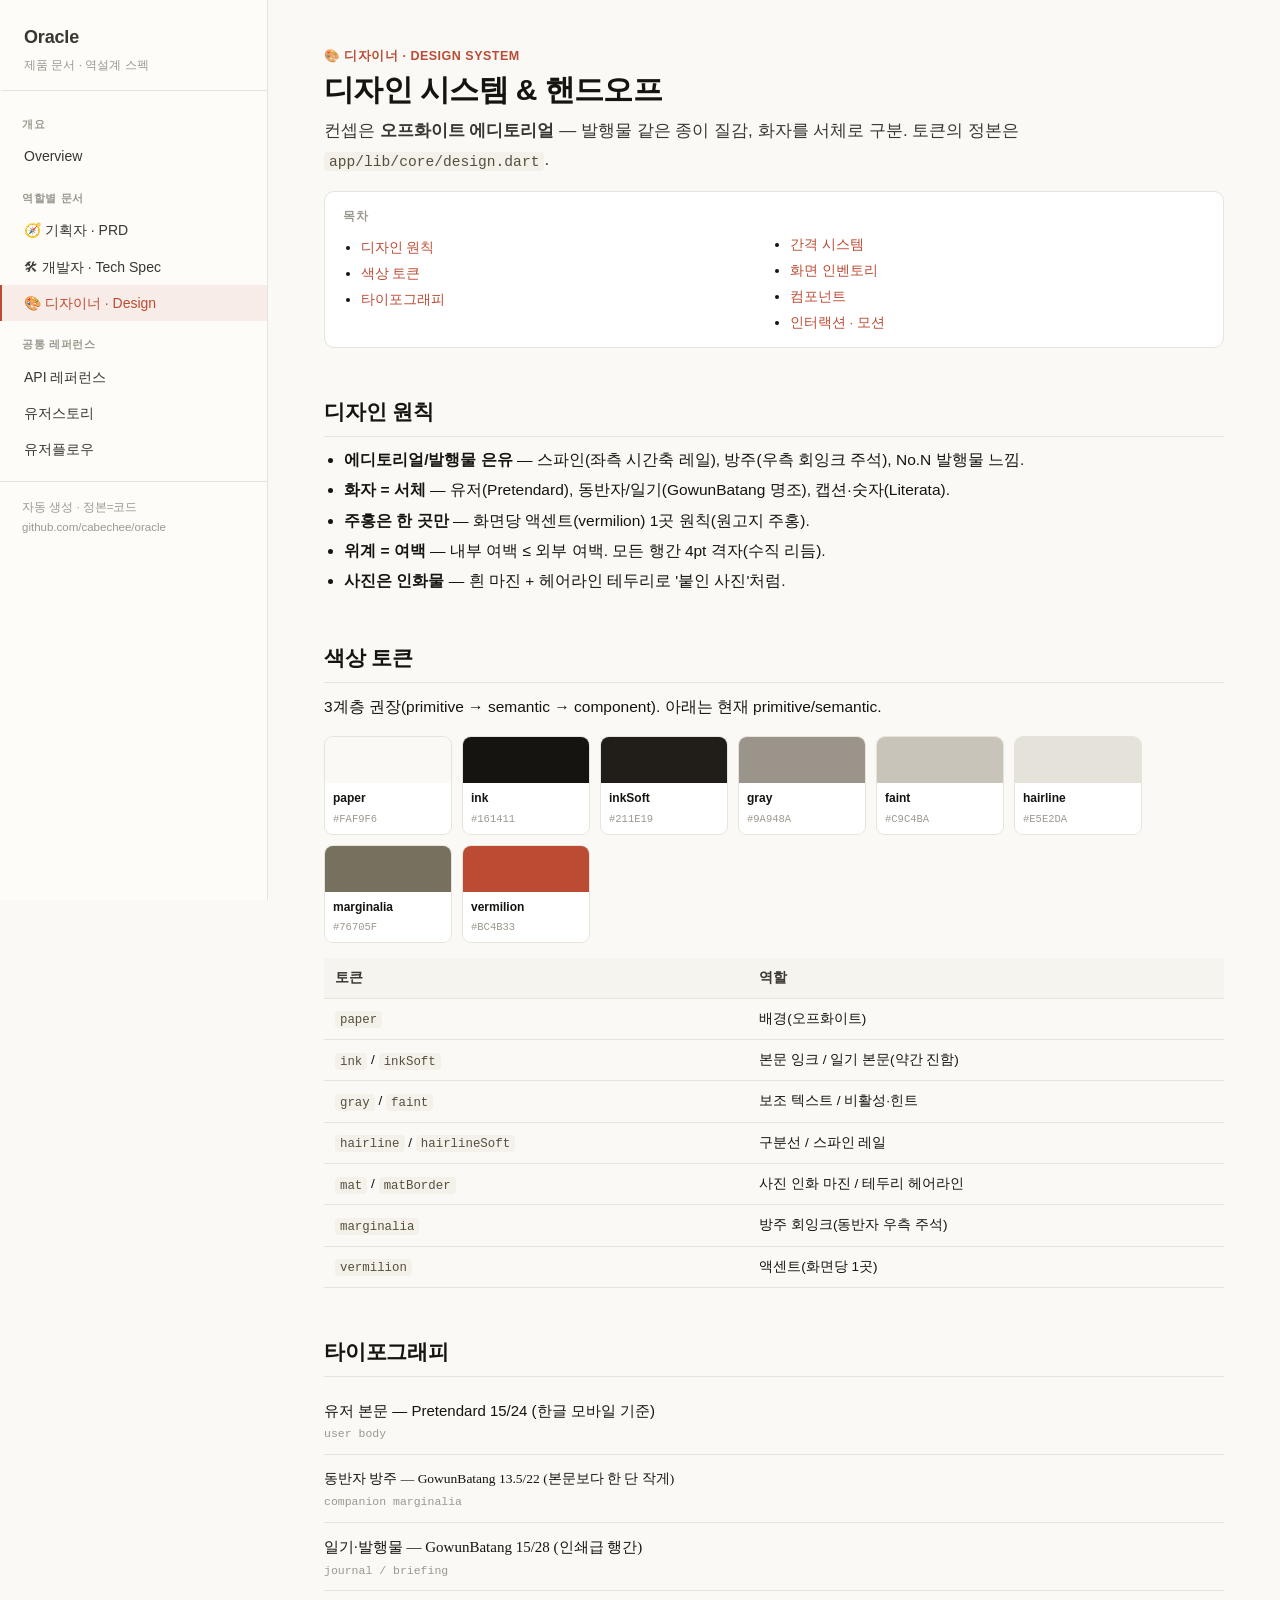
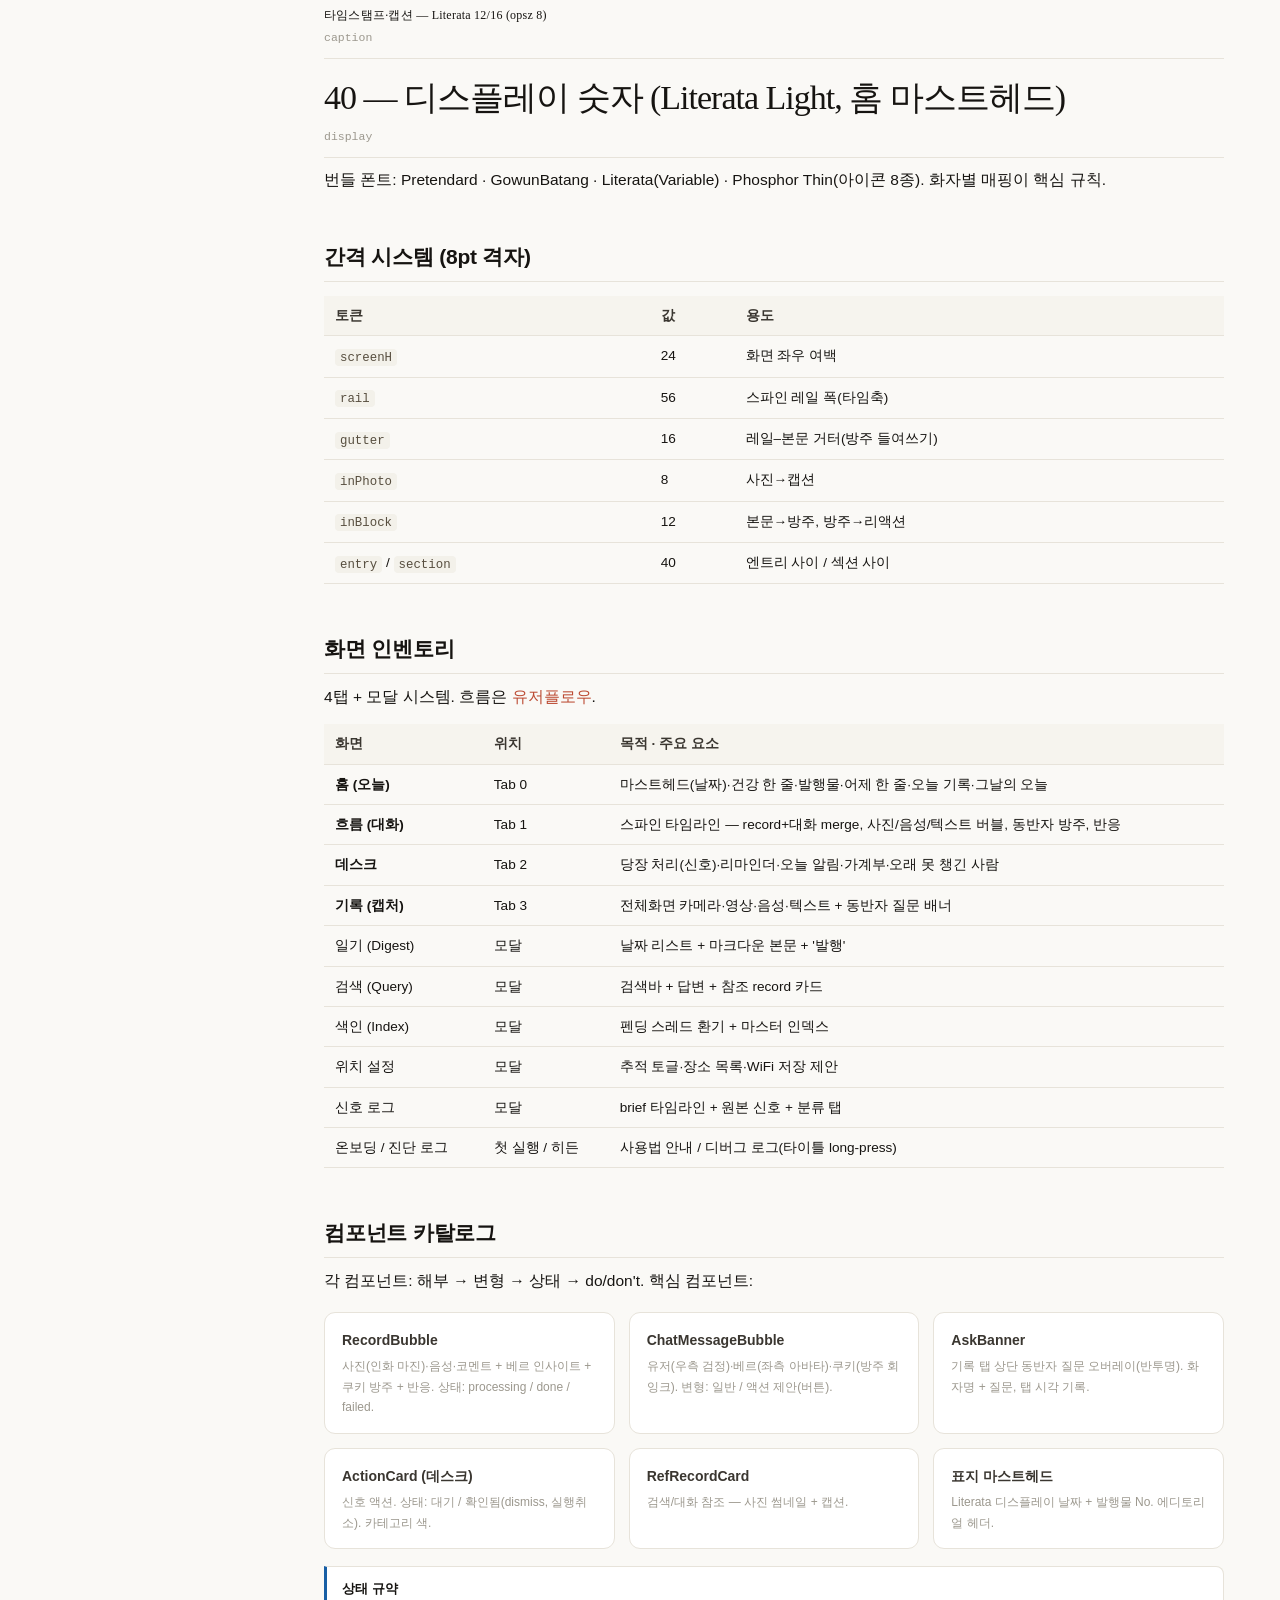
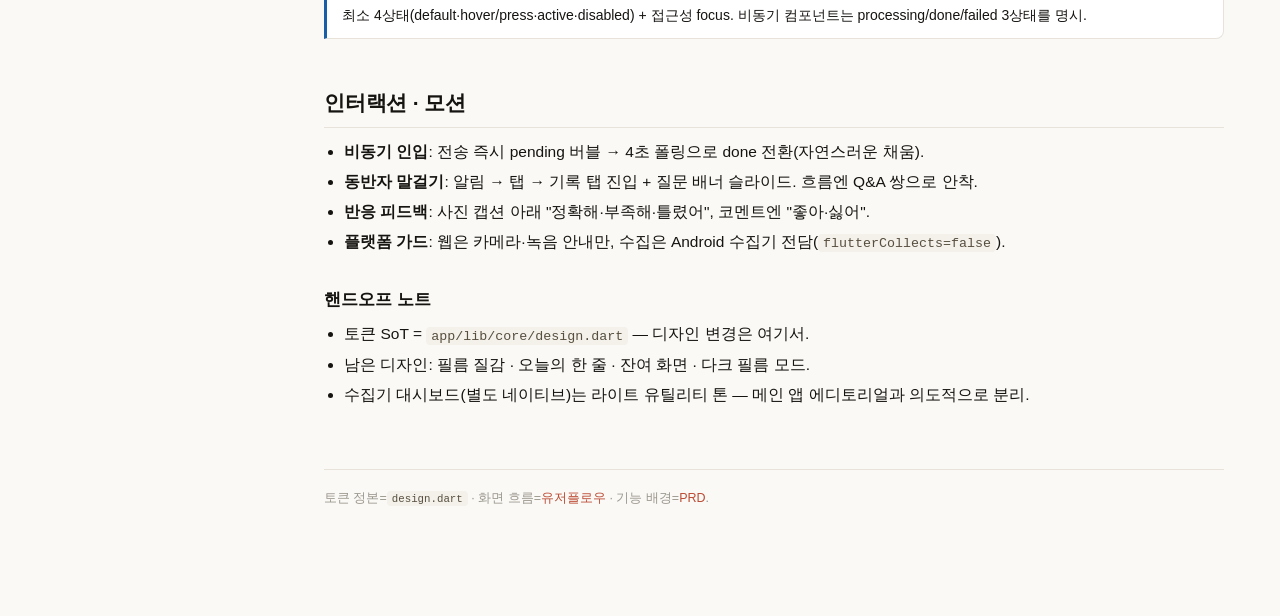
<file: docs/spec/design.html>
<!doctype html>
<html lang="ko">
<head>
<meta charset="utf-8">
<meta name="viewport" content="width=device-width,initial-scale=1">
<title>Oracle · 디자이너 Design System</title>
<link rel="stylesheet" href="style.css">
<style>
.sw{display:flex;flex-wrap:wrap;gap:10px;margin:1em 0}
.sw .c{width:128px;border:1px solid var(--line);border-radius:9px;overflow:hidden;font-size:11.5px}
.sw .c .chip{height:46px}
.sw .c .lab{padding:5px 8px;background:var(--card)}
.sw .c .lab b{display:block;font-size:12px}
.sw .c .lab span{color:var(--faint);font-family:var(--mono);font-size:10.5px}
.type-row{border-bottom:1px solid var(--line);padding:10px 0}
.type-row .meta{font-size:11.5px;color:var(--faint);font-family:var(--mono)}
</style>
</head>
<body>
<div id="sidebar"></div>
<main class="content"><div class="inner">

<div class="eyebrow">🎨 디자이너 · Design System</div>
<h1>디자인 시스템 & 핸드오프</h1>
<p class="lede">컨셉은 <b>오프화이트 에디토리얼</b> — 발행물 같은 종이 질감, 화자를 서체로 구분.
토큰의 정본은 <code>app/lib/core/design.dart</code>.</p>

<div class="toc"><b>목차</b>
<ul>
<li><a href="#principles">디자인 원칙</a></li>
<li><a href="#color">색상 토큰</a></li>
<li><a href="#type">타이포그래피</a></li>
<li><a href="#space">간격 시스템</a></li>
<li><a href="#screens">화면 인벤토리</a></li>
<li><a href="#components">컴포넌트</a></li>
<li><a href="#motion">인터랙션 · 모션</a></li>
</ul></div>

<h2 class="anchor" id="principles">디자인 원칙</h2>
<ul>
<li><b>에디토리얼/발행물 은유</b> — 스파인(좌측 시간축 레일), 방주(우측 회잉크 주석), No.N 발행물 느낌.</li>
<li><b>화자 = 서체</b> — 유저(Pretendard), 동반자/일기(GowunBatang 명조), 캡션·숫자(Literata).</li>
<li><b>주홍은 한 곳만</b> — 화면당 액센트(vermilion) 1곳 원칙(원고지 주홍).</li>
<li><b>위계 = 여백</b> — 내부 여백 ≤ 외부 여백. 모든 행간 4pt 격자(수직 리듬).</li>
<li><b>사진은 인화물</b> — 흰 마진 + 헤어라인 테두리로 '붙인 사진'처럼.</li>
</ul>

<h2 class="anchor" id="color">색상 토큰</h2>
<p class="k">3계층 권장(primitive → semantic → component). 아래는 현재 primitive/semantic.</p>
<div class="sw">
  <div class="c"><div class="chip" style="background:#FAF9F6"></div><div class="lab"><b>paper</b><span>#FAF9F6</span></div></div>
  <div class="c"><div class="chip" style="background:#161411"></div><div class="lab"><b>ink</b><span>#161411</span></div></div>
  <div class="c"><div class="chip" style="background:#211E19"></div><div class="lab"><b>inkSoft</b><span>#211E19</span></div></div>
  <div class="c"><div class="chip" style="background:#9A948A"></div><div class="lab"><b>gray</b><span>#9A948A</span></div></div>
  <div class="c"><div class="chip" style="background:#C9C4BA"></div><div class="lab"><b>faint</b><span>#C9C4BA</span></div></div>
  <div class="c"><div class="chip" style="background:#E5E2DA"></div><div class="lab"><b>hairline</b><span>#E5E2DA</span></div></div>
  <div class="c"><div class="chip" style="background:#76705F"></div><div class="lab"><b>marginalia</b><span>#76705F</span></div></div>
  <div class="c"><div class="chip" style="background:#BC4B33"></div><div class="lab"><b>vermilion</b><span>#BC4B33</span></div></div>
</div>
<table>
<tr><th>토큰</th><th>역할</th></tr>
<tr><td><code>paper</code></td><td>배경(오프화이트)</td></tr>
<tr><td><code>ink</code> / <code>inkSoft</code></td><td>본문 잉크 / 일기 본문(약간 진함)</td></tr>
<tr><td><code>gray</code> / <code>faint</code></td><td>보조 텍스트 / 비활성·힌트</td></tr>
<tr><td><code>hairline</code> / <code>hairlineSoft</code></td><td>구분선 / 스파인 레일</td></tr>
<tr><td><code>mat</code> / <code>matBorder</code></td><td>사진 인화 마진 / 테두리 헤어라인</td></tr>
<tr><td><code>marginalia</code></td><td>방주 회잉크(동반자 우측 주석)</td></tr>
<tr><td><code>vermilion</code></td><td>액센트(화면당 1곳)</td></tr>
</table>

<h2 class="anchor" id="type">타이포그래피</h2>
<div class="type-row"><span style="font-family:'Pretendard',sans-serif;font-size:15px">유저 본문 — Pretendard 15/24 (한글 모바일 기준)</span><div class="meta">user body</div></div>
<div class="type-row"><span style="font-family:'GowunBatang',serif;font-size:13.5px">동반자 방주 — GowunBatang 13.5/22 (본문보다 한 단 작게)</span><div class="meta">companion marginalia</div></div>
<div class="type-row"><span style="font-family:'GowunBatang',serif;font-size:15px;line-height:1.87">일기·발행물 — GowunBatang 15/28 (인쇄급 행간)</span><div class="meta">journal / briefing</div></div>
<div class="type-row"><span style="font-family:Georgia,serif;font-size:12px;letter-spacing:.02em">타임스탬프·캡션 — Literata 12/16 (opsz 8)</span><div class="meta">caption</div></div>
<div class="type-row"><span style="font-family:Georgia,serif;font-size:34px;font-weight:300;letter-spacing:-1px">40 — 디스플레이 숫자 (Literata Light, 홈 마스트헤드)</span><div class="meta">display</div></div>
<p class="k">번들 폰트: Pretendard · GowunBatang · Literata(Variable) · Phosphor Thin(아이콘 8종). 화자별 매핑이 핵심 규칙.</p>

<h2 class="anchor" id="space">간격 시스템 (8pt 격자)</h2>
<table>
<tr><th>토큰</th><th>값</th><th>용도</th></tr>
<tr><td><code>screenH</code></td><td>24</td><td>화면 좌우 여백</td></tr>
<tr><td><code>rail</code></td><td>56</td><td>스파인 레일 폭(타임축)</td></tr>
<tr><td><code>gutter</code></td><td>16</td><td>레일–본문 거터(방주 들여쓰기)</td></tr>
<tr><td><code>inPhoto</code></td><td>8</td><td>사진→캡션</td></tr>
<tr><td><code>inBlock</code></td><td>12</td><td>본문→방주, 방주→리액션</td></tr>
<tr><td><code>entry</code> / <code>section</code></td><td>40</td><td>엔트리 사이 / 섹션 사이</td></tr>
</table>

<h2 class="anchor" id="screens">화면 인벤토리</h2>
<p>4탭 + 모달 시스템. 흐름은 <a href="flows.html">유저플로우</a>.</p>
<table>
<tr><th>화면</th><th>위치</th><th>목적 · 주요 요소</th></tr>
<tr><td><b>홈 (오늘)</b></td><td>Tab 0</td><td>마스트헤드(날짜)·건강 한 줄·발행물·어제 한 줄·오늘 기록·그날의 오늘</td></tr>
<tr><td><b>흐름 (대화)</b></td><td>Tab 1</td><td>스파인 타임라인 — record+대화 merge, 사진/음성/텍스트 버블, 동반자 방주, 반응</td></tr>
<tr><td><b>데스크</b></td><td>Tab 2</td><td>당장 처리(신호)·리마인더·오늘 알림·가계부·오래 못 챙긴 사람</td></tr>
<tr><td><b>기록 (캡처)</b></td><td>Tab 3</td><td>전체화면 카메라·영상·음성·텍스트 + 동반자 질문 배너</td></tr>
<tr><td>일기 (Digest)</td><td>모달</td><td>날짜 리스트 + 마크다운 본문 + '발행'</td></tr>
<tr><td>검색 (Query)</td><td>모달</td><td>검색바 + 답변 + 참조 record 카드</td></tr>
<tr><td>색인 (Index)</td><td>모달</td><td>펜딩 스레드 환기 + 마스터 인덱스</td></tr>
<tr><td>위치 설정</td><td>모달</td><td>추적 토글·장소 목록·WiFi 저장 제안</td></tr>
<tr><td>신호 로그</td><td>모달</td><td>brief 타임라인 + 원본 신호 + 분류 탭</td></tr>
<tr><td>온보딩 / 진단 로그</td><td>첫 실행 / 히든</td><td>사용법 안내 / 디버그 로그(타이틀 long-press)</td></tr>
</table>

<h2 class="anchor" id="components">컴포넌트 카탈로그</h2>
<p class="k">각 컴포넌트: 해부 → 변형 → 상태 → do/don't. 핵심 컴포넌트:</p>
<div class="grid">
<div class="card"><h4>RecordBubble</h4><div class="k">사진(인화 마진)·음성·코멘트 + 베르 인사이트 + 쿠키 방주 + 반응. 상태: processing / done / failed.</div></div>
<div class="card"><h4>ChatMessageBubble</h4><div class="k">유저(우측 검정)·베르(좌측 아바타)·쿠키(방주 회잉크). 변형: 일반 / 액션 제안(버튼).</div></div>
<div class="card"><h4>AskBanner</h4><div class="k">기록 탭 상단 동반자 질문 오버레이(반투명). 화자명 + 질문, 탭 시각 기록.</div></div>
<div class="card"><h4>ActionCard (데스크)</h4><div class="k">신호 액션. 상태: 대기 / 확인됨(dismiss, 실행취소). 카테고리 색.</div></div>
<div class="card"><h4>RefRecordCard</h4><div class="k">검색/대화 참조 — 사진 썸네일 + 캡션.</div></div>
<div class="card"><h4>표지 마스트헤드</h4><div class="k">Literata 디스플레이 날짜 + 발행물 No. 에디토리얼 헤더.</div></div>
</div>
<div class="note"><b>상태 규약</b> 최소 4상태(default·hover/press·active·disabled) + 접근성 focus. 비동기 컴포넌트는
processing/done/failed 3상태를 명시.</div>

<h2 class="anchor" id="motion">인터랙션 · 모션</h2>
<ul>
<li><b>비동기 인입</b>: 전송 즉시 pending 버블 → 4초 폴링으로 done 전환(자연스러운 채움).</li>
<li><b>동반자 말걸기</b>: 알림 → 탭 → 기록 탭 진입 + 질문 배너 슬라이드. 흐름엔 Q&A 쌍으로 안착.</li>
<li><b>반응 피드백</b>: 사진 캡션 아래 "정확해·부족해·틀렸어", 코멘트엔 "좋아·싫어".</li>
<li><b>플랫폼 가드</b>: 웹은 카메라·녹음 안내만, 수집은 Android 수집기 전담(<code>flutterCollects=false</code>).</li>
</ul>

<h3>핸드오프 노트</h3>
<ul>
<li>토큰 SoT = <code>app/lib/core/design.dart</code> — 디자인 변경은 여기서.</li>
<li>남은 디자인: 필름 질감 · 오늘의 한 줄 · 잔여 화면 · 다크 필름 모드.</li>
<li>수집기 대시보드(별도 네이티브)는 라이트 유틸리티 톤 — 메인 앱 에디토리얼과 의도적으로 분리.</li>
</ul>

<div class="foot">토큰 정본=<code>design.dart</code> · 화면 흐름=<a href="flows.html">유저플로우</a> · 기능 배경=<a href="pm.html">PRD</a>.</div>
</div></main>
<script src="nav.js"></script>
</body>
</html>
</file>
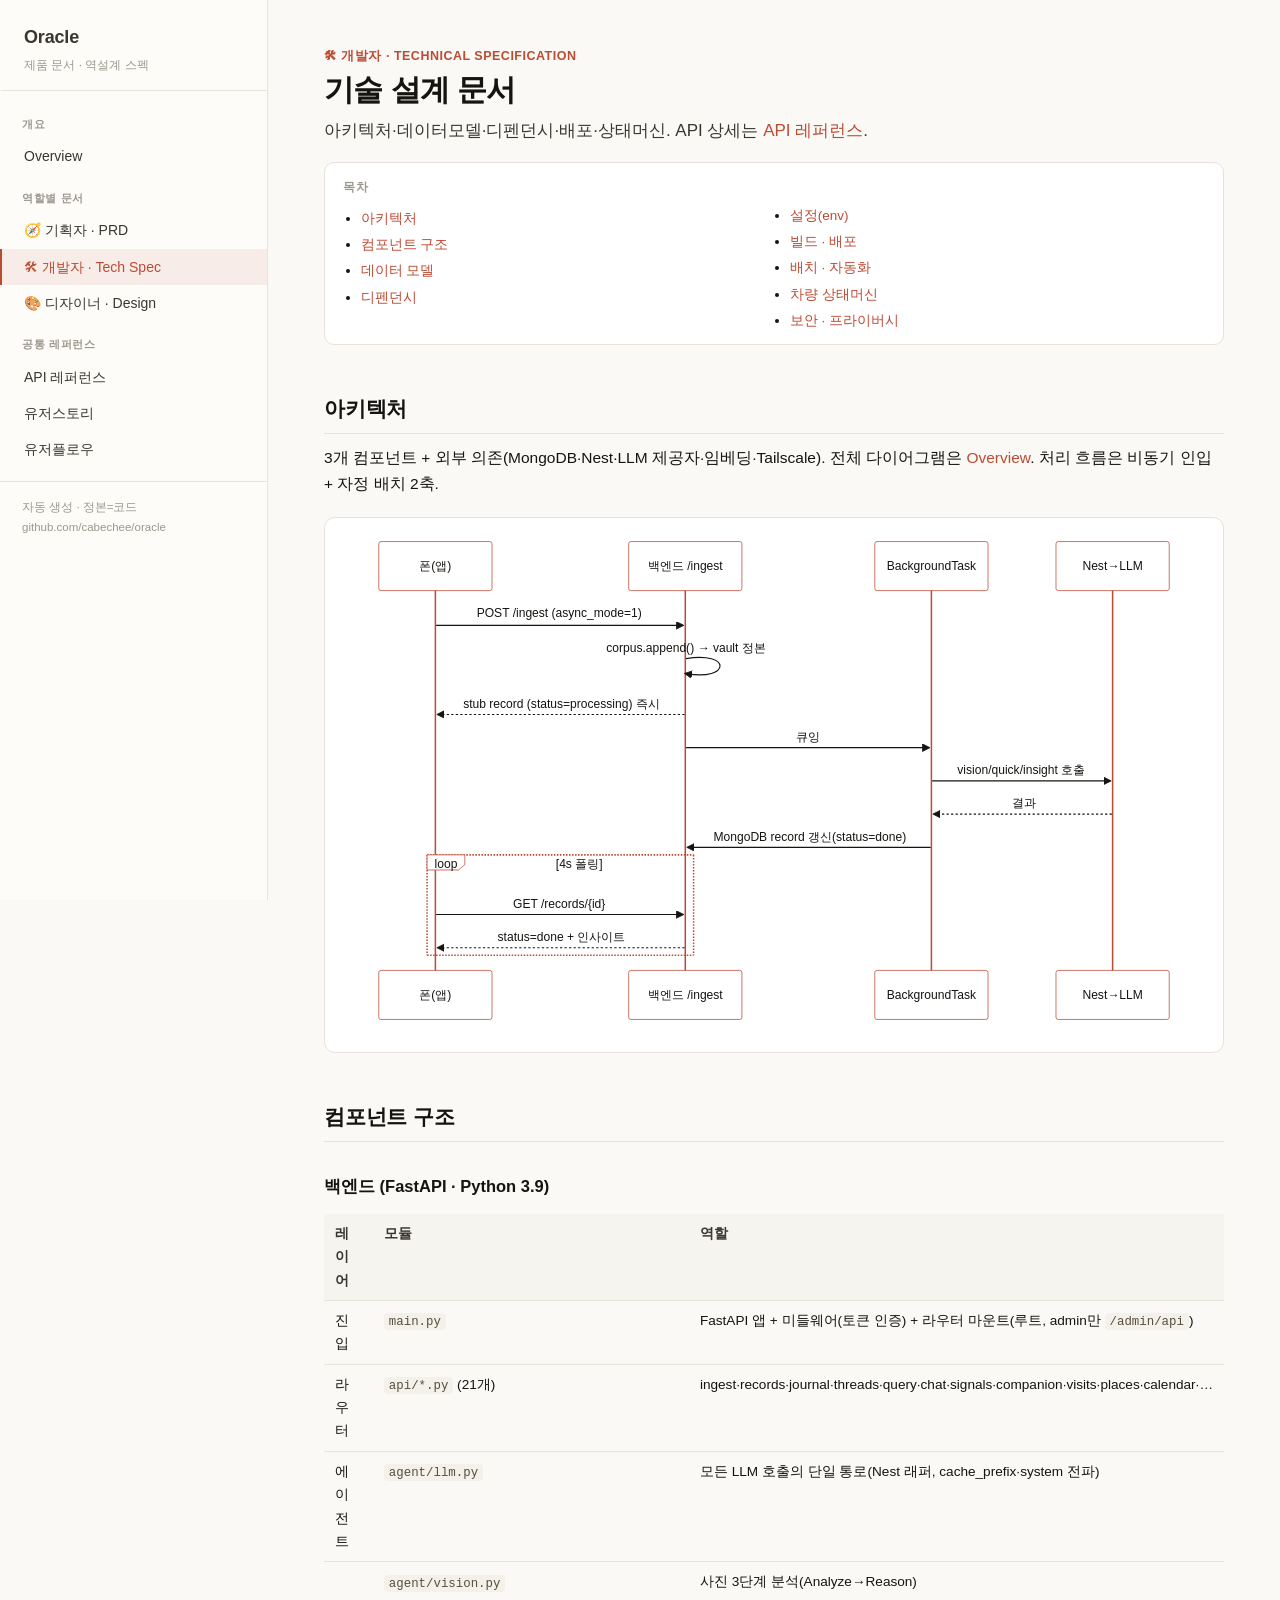
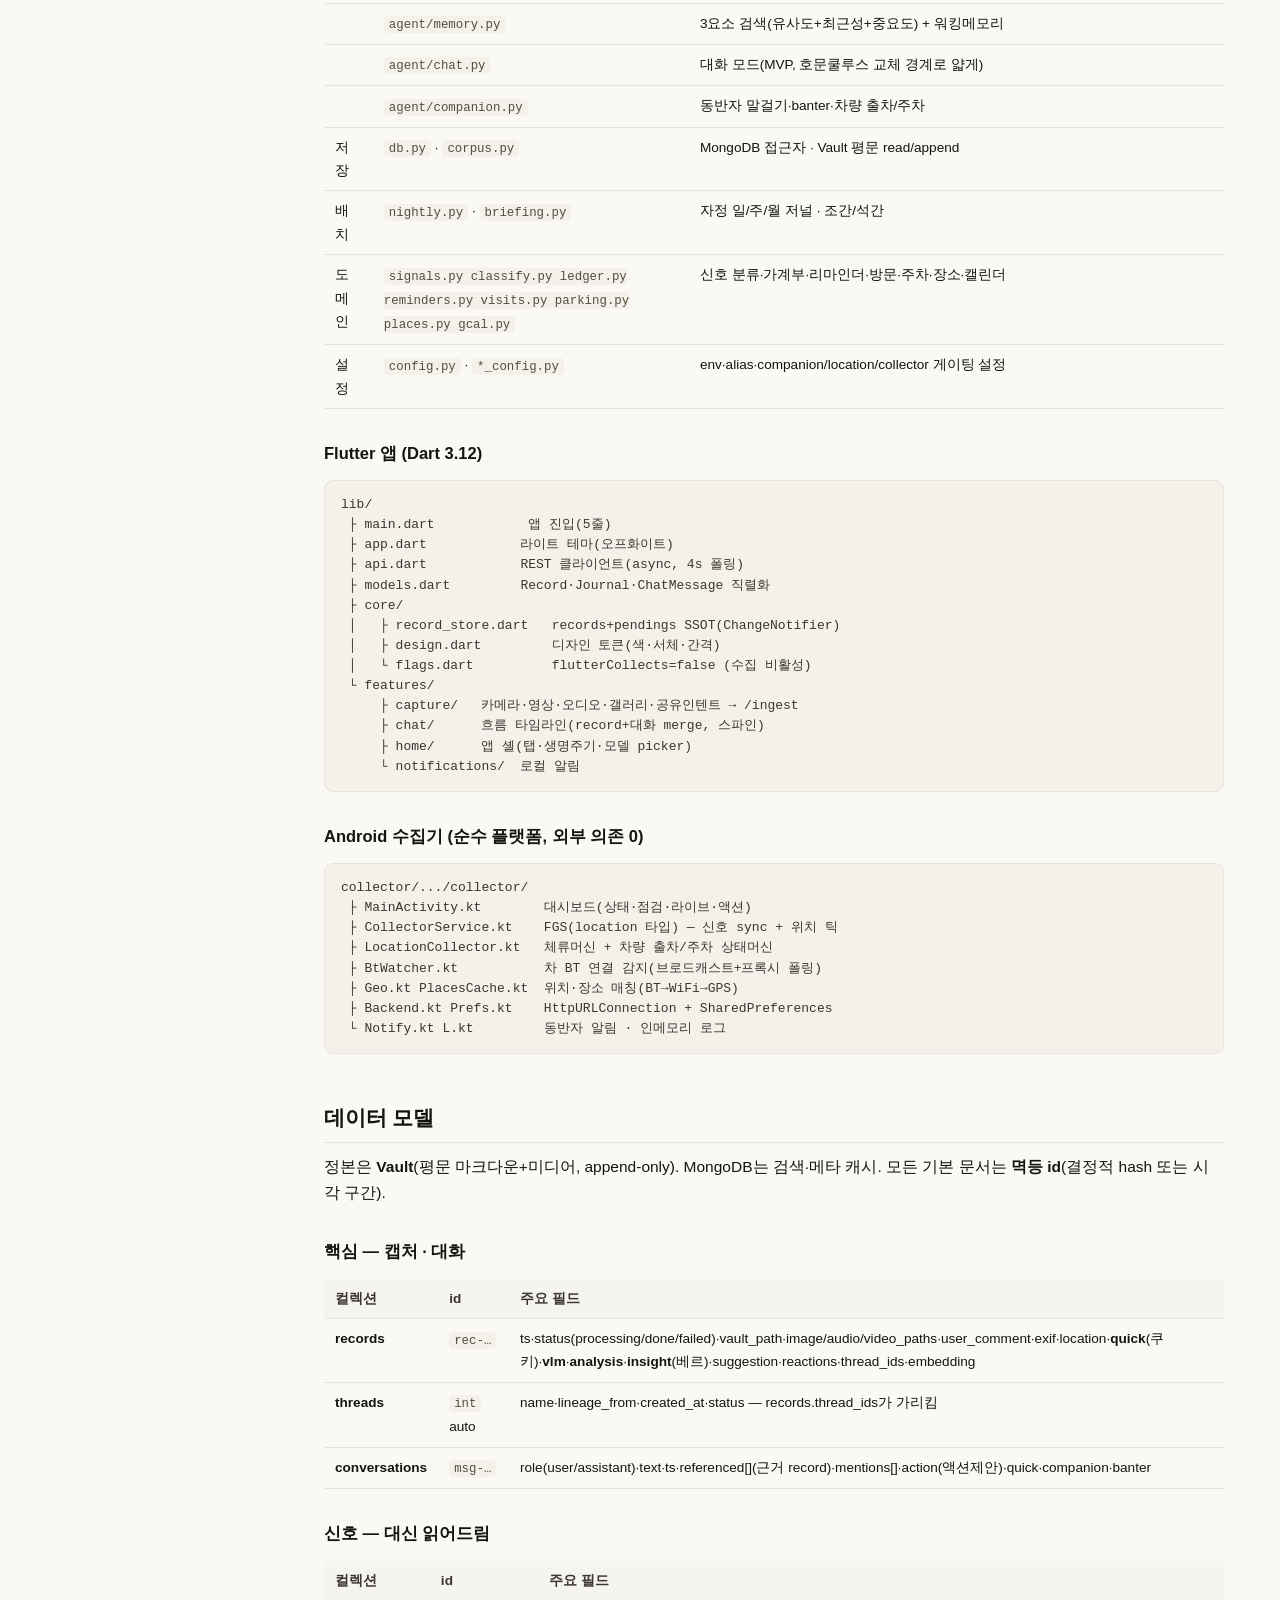
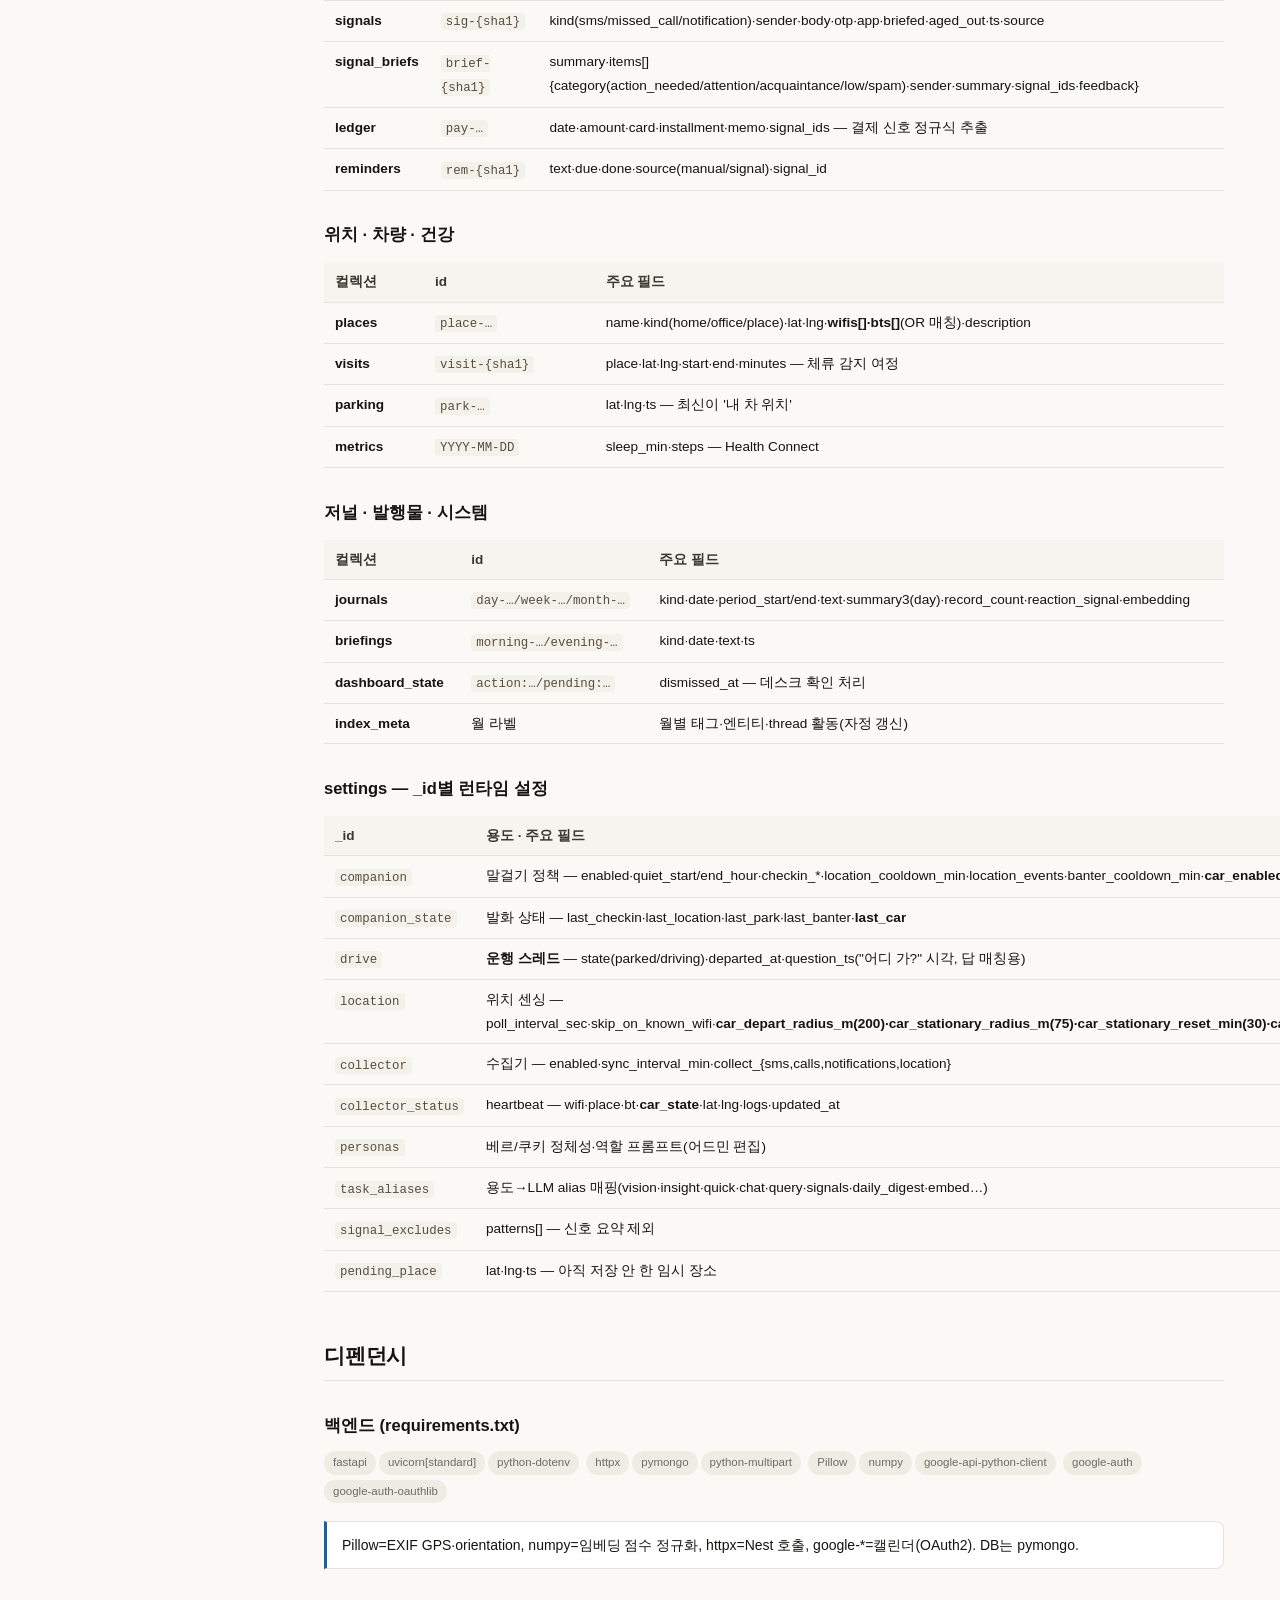
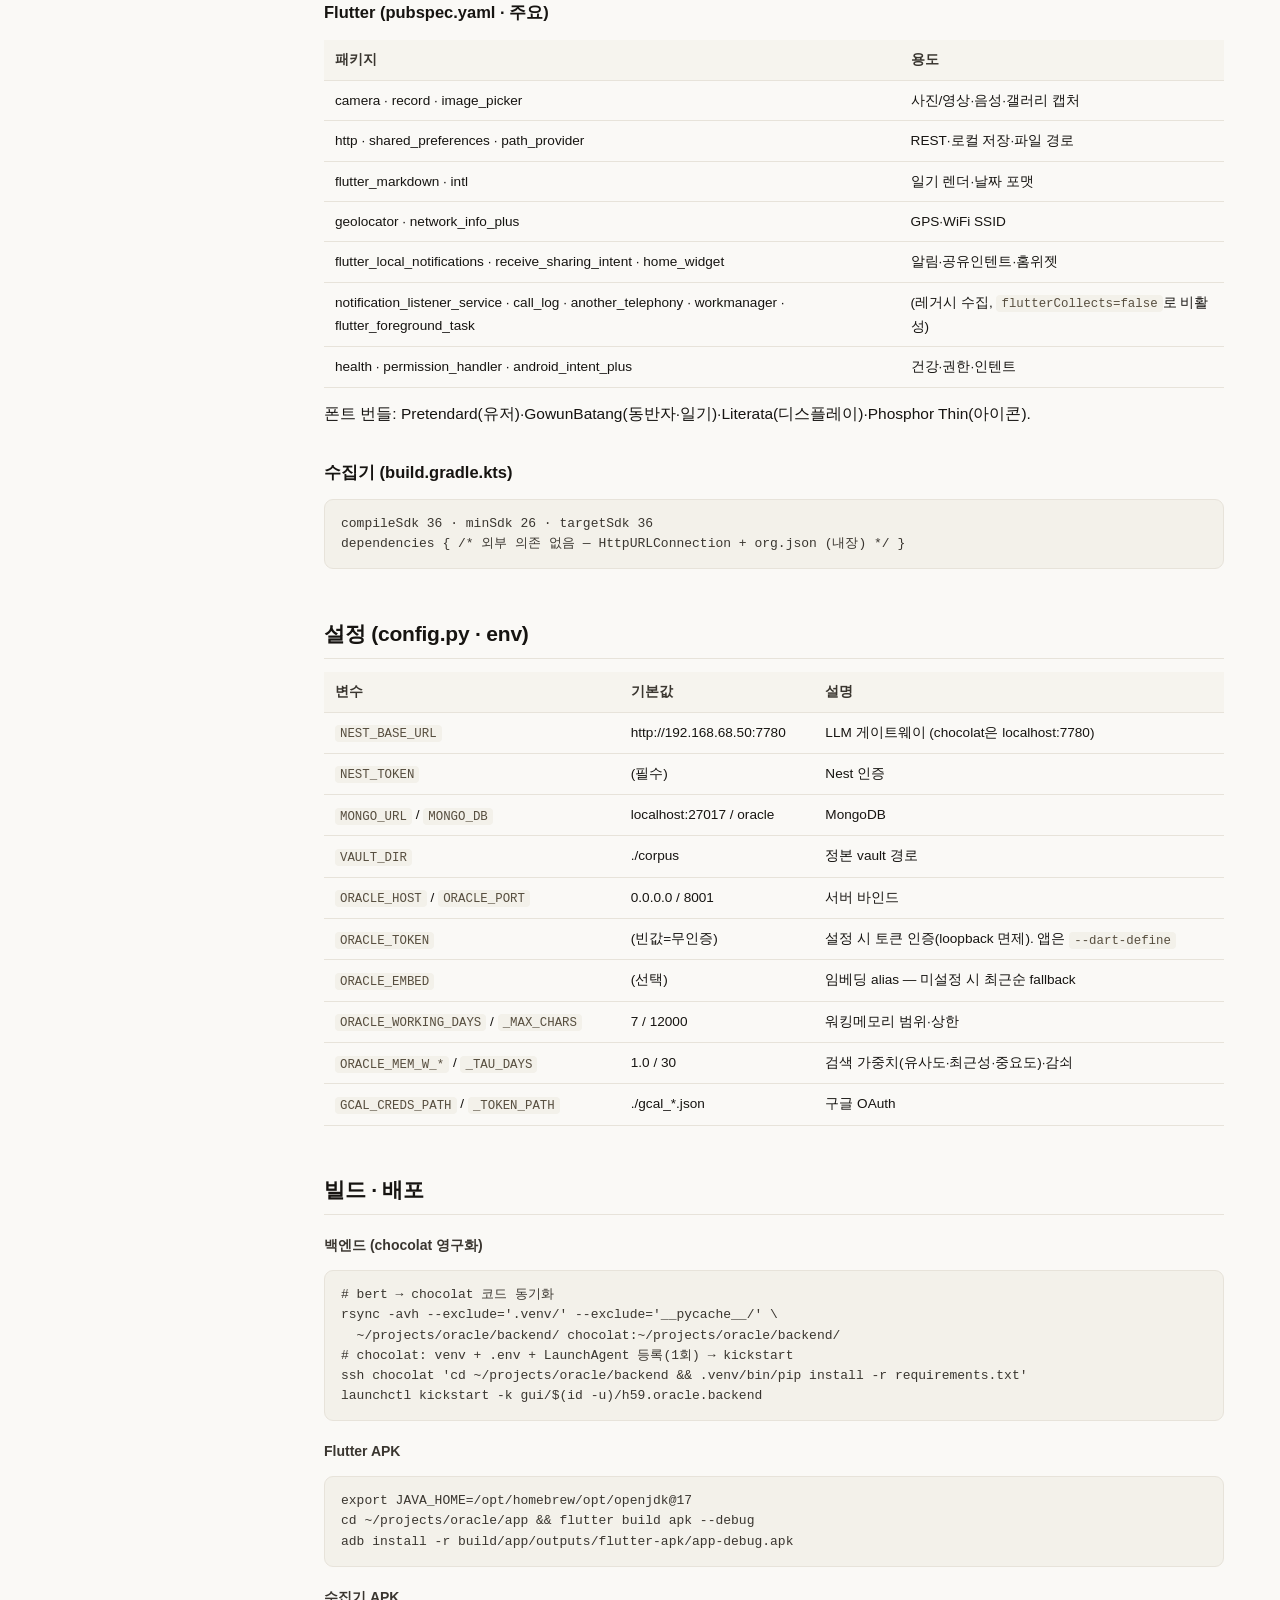
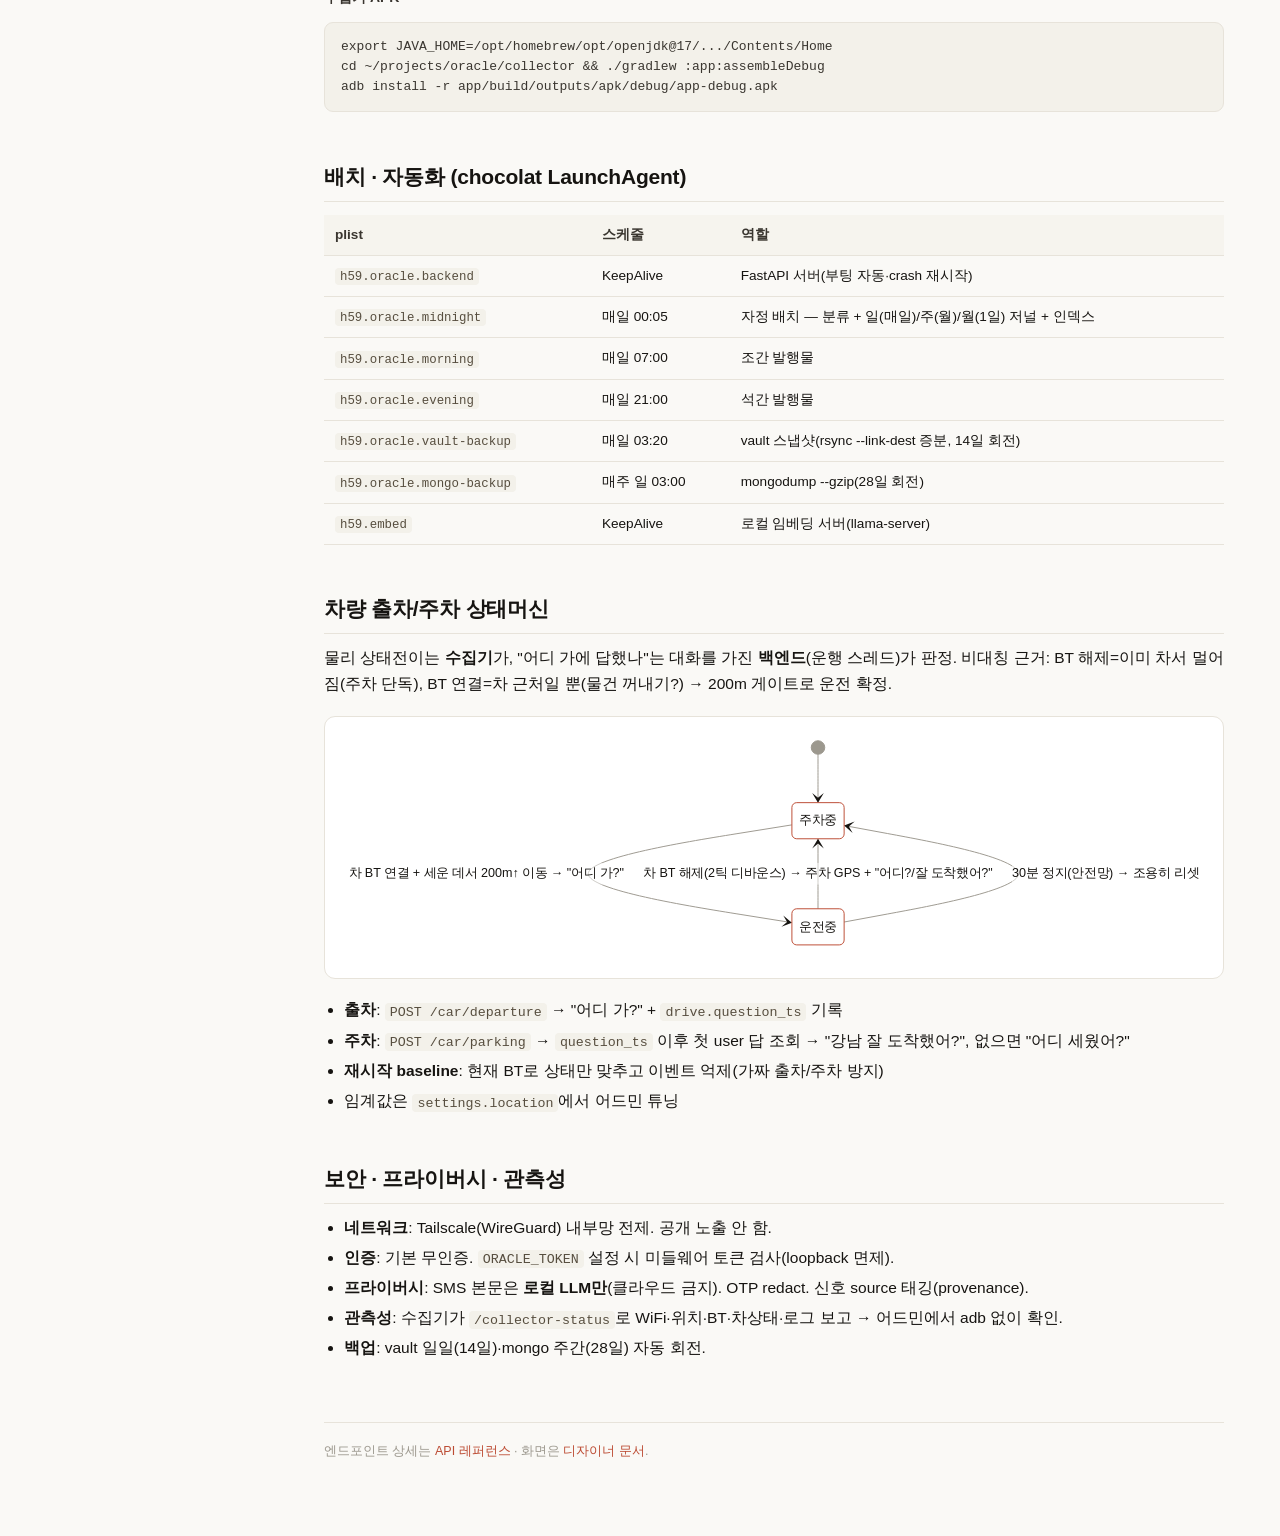
<file: docs/spec/dev.html>
<!doctype html>
<html lang="ko">
<head>
<meta charset="utf-8">
<meta name="viewport" content="width=device-width,initial-scale=1">
<title>Oracle · 개발자 Tech Spec</title>
<link rel="stylesheet" href="style.css">
</head>
<body>
<div id="sidebar"></div>
<main class="content"><div class="inner">

<div class="eyebrow">🛠 개발자 · Technical Specification</div>
<h1>기술 설계 문서</h1>
<p class="lede">아키텍처·데이터모델·디펜던시·배포·상태머신. API 상세는 <a href="api.html">API 레퍼런스</a>.</p>

<div class="toc"><b>목차</b>
<ul>
<li><a href="#arch">아키텍처</a></li>
<li><a href="#components">컴포넌트 구조</a></li>
<li><a href="#data">데이터 모델</a></li>
<li><a href="#deps">디펜던시</a></li>
<li><a href="#config">설정(env)</a></li>
<li><a href="#deploy">빌드 · 배포</a></li>
<li><a href="#cron">배치 · 자동화</a></li>
<li><a href="#car">차량 상태머신</a></li>
<li><a href="#sec">보안 · 프라이버시</a></li>
</ul></div>

<h2 class="anchor" id="arch">아키텍처</h2>
<p>3개 컴포넌트 + 외부 의존(MongoDB·Nest·LLM 제공자·임베딩·Tailscale). 전체 다이어그램은
<a href="index.html#system">Overview</a>. 처리 흐름은 비동기 인입 + 자정 배치 2축.</p>
<div class="mermaid">
sequenceDiagram
  participant P as 폰(앱)
  participant B as 백엔드 /ingest
  participant Q as BackgroundTask
  participant N as Nest→LLM
  P->>B: POST /ingest (async_mode=1)
  B->>B: corpus.append() → vault 정본
  B-->>P: stub record (status=processing) 즉시
  B->>Q: 큐잉
  Q->>N: vision/quick/insight 호출
  N-->>Q: 결과
  Q->>B: MongoDB record 갱신(status=done)
  loop 4s 폴링
    P->>B: GET /records/{id}
    B-->>P: status=done + 인사이트
  end
</div>

<h2 class="anchor" id="components">컴포넌트 구조</h2>
<h3>백엔드 (FastAPI · Python 3.9)</h3>
<table>
<tr><th>레이어</th><th>모듈</th><th>역할</th></tr>
<tr><td>진입</td><td><code>main.py</code></td><td>FastAPI 앱 + 미들웨어(토큰 인증) + 라우터 마운트(루트, admin만 <code>/admin/api</code>)</td></tr>
<tr><td>라우터</td><td><code>api/*.py</code> (21개)</td><td>ingest·records·journal·threads·query·chat·signals·companion·visits·places·calendar·…</td></tr>
<tr><td>에이전트</td><td><code>agent/llm.py</code></td><td>모든 LLM 호출의 단일 통로(Nest 래퍼, cache_prefix·system 전파)</td></tr>
<tr><td></td><td><code>agent/vision.py</code></td><td>사진 3단계 분석(Analyze→Reason)</td></tr>
<tr><td></td><td><code>agent/memory.py</code></td><td>3요소 검색(유사도+최근성+중요도) + 워킹메모리</td></tr>
<tr><td></td><td><code>agent/chat.py</code></td><td>대화 모드(MVP, 호문쿨루스 교체 경계로 얇게)</td></tr>
<tr><td></td><td><code>agent/companion.py</code></td><td>동반자 말걸기·banter·차량 출차/주차</td></tr>
<tr><td>저장</td><td><code>db.py</code> · <code>corpus.py</code></td><td>MongoDB 접근자 · Vault 평문 read/append</td></tr>
<tr><td>배치</td><td><code>nightly.py</code> · <code>briefing.py</code></td><td>자정 일/주/월 저널 · 조간/석간</td></tr>
<tr><td>도메인</td><td><code>signals.py classify.py ledger.py reminders.py visits.py parking.py places.py gcal.py</code></td><td>신호 분류·가계부·리마인더·방문·주차·장소·캘린더</td></tr>
<tr><td>설정</td><td><code>config.py</code> · <code>*_config.py</code></td><td>env·alias·companion/location/collector 게이팅 설정</td></tr>
</table>

<h3>Flutter 앱 (Dart 3.12)</h3>
<pre>lib/
 ├ main.dart            앱 진입(5줄)
 ├ app.dart            라이트 테마(오프화이트)
 ├ api.dart            REST 클라이언트(async, 4s 폴링)
 ├ models.dart         Record·Journal·ChatMessage 직렬화
 ├ core/
 │   ├ record_store.dart   records+pendings SSOT(ChangeNotifier)
 │   ├ design.dart         디자인 토큰(색·서체·간격)
 │   └ flags.dart          flutterCollects=false (수집 비활성)
 └ features/
     ├ capture/   카메라·영상·오디오·갤러리·공유인텐트 → /ingest
     ├ chat/      흐름 타임라인(record+대화 merge, 스파인)
     ├ home/      앱 셸(탭·생명주기·모델 picker)
     └ notifications/  로컬 알림</pre>

<h3>Android 수집기 (순수 플랫폼, 외부 의존 0)</h3>
<pre>collector/.../collector/
 ├ MainActivity.kt        대시보드(상태·점검·라이브·액션)
 ├ CollectorService.kt    FGS(location 타입) — 신호 sync + 위치 틱
 ├ LocationCollector.kt   체류머신 + 차량 출차/주차 상태머신
 ├ BtWatcher.kt           차 BT 연결 감지(브로드캐스트+프록시 폴링)
 ├ Geo.kt PlacesCache.kt  위치·장소 매칭(BT→WiFi→GPS)
 ├ Backend.kt Prefs.kt    HttpURLConnection + SharedPreferences
 └ Notify.kt L.kt         동반자 알림 · 인메모리 로그</pre>

<h2 class="anchor" id="data">데이터 모델</h2>
<p>정본은 <b>Vault</b>(평문 마크다운+미디어, append-only). MongoDB는 검색·메타 캐시.
모든 기본 문서는 <b>멱등 id</b>(결정적 hash 또는 시각 구간).</p>

<h3>핵심 — 캡처 · 대화</h3>
<table>
<tr><th>컬렉션</th><th>id</th><th>주요 필드</th></tr>
<tr><td><b>records</b></td><td><code>rec-…</code></td><td>ts·status(processing/done/failed)·vault_path·image/audio/video_paths·user_comment·exif·location·<b>quick</b>(쿠키)·<b>vlm</b>·<b>analysis</b>·<b>insight</b>(베르)·suggestion·reactions·thread_ids·embedding</td></tr>
<tr><td><b>threads</b></td><td><code>int</code> auto</td><td>name·lineage_from·created_at·status — records.thread_ids가 가리킴</td></tr>
<tr><td><b>conversations</b></td><td><code>msg-…</code></td><td>role(user/assistant)·text·ts·referenced[](근거 record)·mentions[]·action(액션제안)·quick·companion·banter</td></tr>
</table>

<h3>신호 — 대신 읽어드림</h3>
<table>
<tr><th>컬렉션</th><th>id</th><th>주요 필드</th></tr>
<tr><td><b>signals</b></td><td><code>sig-{sha1}</code></td><td>kind(sms/missed_call/notification)·sender·body·otp·app·briefed·aged_out·ts·source</td></tr>
<tr><td><b>signal_briefs</b></td><td><code>brief-{sha1}</code></td><td>summary·items[]{category(action_needed/attention/acquaintance/low/spam)·sender·summary·signal_ids·feedback}</td></tr>
<tr><td><b>ledger</b></td><td><code>pay-…</code></td><td>date·amount·card·installment·memo·signal_ids — 결제 신호 정규식 추출</td></tr>
<tr><td><b>reminders</b></td><td><code>rem-{sha1}</code></td><td>text·due·done·source(manual/signal)·signal_id</td></tr>
</table>

<h3>위치 · 차량 · 건강</h3>
<table>
<tr><th>컬렉션</th><th>id</th><th>주요 필드</th></tr>
<tr><td><b>places</b></td><td><code>place-…</code></td><td>name·kind(home/office/place)·lat·lng·<b>wifis[]·bts[]</b>(OR 매칭)·description</td></tr>
<tr><td><b>visits</b></td><td><code>visit-{sha1}</code></td><td>place·lat·lng·start·end·minutes — 체류 감지 여정</td></tr>
<tr><td><b>parking</b></td><td><code>park-…</code></td><td>lat·lng·ts — 최신이 '내 차 위치'</td></tr>
<tr><td><b>metrics</b></td><td><code>YYYY-MM-DD</code></td><td>sleep_min·steps — Health Connect</td></tr>
</table>

<h3>저널 · 발행물 · 시스템</h3>
<table>
<tr><th>컬렉션</th><th>id</th><th>주요 필드</th></tr>
<tr><td><b>journals</b></td><td><code>day-…/week-…/month-…</code></td><td>kind·date·period_start/end·text·summary3(day)·record_count·reaction_signal·embedding</td></tr>
<tr><td><b>briefings</b></td><td><code>morning-…/evening-…</code></td><td>kind·date·text·ts</td></tr>
<tr><td><b>dashboard_state</b></td><td><code>action:…/pending:…</code></td><td>dismissed_at — 데스크 확인 처리</td></tr>
<tr><td><b>index_meta</b></td><td>월 라벨</td><td>월별 태그·엔티티·thread 활동(자정 갱신)</td></tr>
</table>

<h3>settings — _id별 런타임 설정</h3>
<table>
<tr><th>_id</th><th>용도 · 주요 필드</th></tr>
<tr><td><code>companion</code></td><td>말걸기 정책 — enabled·quiet_start/end_hour·checkin_*·location_cooldown_min·location_events·banter_cooldown_min·<b>car_enabled·car_cooldown_min</b></td></tr>
<tr><td><code>companion_state</code></td><td>발화 상태 — last_checkin·last_location·last_park·last_banter·<b>last_car</b></td></tr>
<tr><td><code>drive</code></td><td><b>운행 스레드</b> — state(parked/driving)·departed_at·question_ts("어디 가?" 시각, 답 매칭용)</td></tr>
<tr><td><code>location</code></td><td>위치 센싱 — poll_interval_sec·skip_on_known_wifi·<b>car_depart_radius_m(200)·car_stationary_radius_m(75)·car_stationary_reset_min(30)·car_park_debounce_ticks(2)</b></td></tr>
<tr><td><code>collector</code></td><td>수집기 — enabled·sync_interval_min·collect_{sms,calls,notifications,location}</td></tr>
<tr><td><code>collector_status</code></td><td>heartbeat — wifi·place·bt·<b>car_state</b>·lat·lng·logs·updated_at</td></tr>
<tr><td><code>personas</code></td><td>베르/쿠키 정체성·역할 프롬프트(어드민 편집)</td></tr>
<tr><td><code>task_aliases</code></td><td>용도→LLM alias 매핑(vision·insight·quick·chat·query·signals·daily_digest·embed…)</td></tr>
<tr><td><code>signal_excludes</code></td><td>patterns[] — 신호 요약 제외</td></tr>
<tr><td><code>pending_place</code></td><td>lat·lng·ts — 아직 저장 안 한 임시 장소</td></tr>
</table>

<h2 class="anchor" id="deps">디펜던시</h2>
<h3>백엔드 (requirements.txt)</h3>
<p><span class="tag">fastapi</span><span class="tag">uvicorn[standard]</span><span class="tag">python-dotenv</span>
<span class="tag">httpx</span><span class="tag">pymongo</span><span class="tag">python-multipart</span>
<span class="tag">Pillow</span><span class="tag">numpy</span><span class="tag">google-api-python-client</span>
<span class="tag">google-auth</span><span class="tag">google-auth-oauthlib</span></p>
<div class="note">Pillow=EXIF GPS·orientation, numpy=임베딩 점수 정규화, httpx=Nest 호출, google-*=캘린더(OAuth2). DB는 pymongo.</div>

<h3>Flutter (pubspec.yaml · 주요)</h3>
<table>
<tr><th>패키지</th><th>용도</th></tr>
<tr><td>camera · record · image_picker</td><td>사진/영상·음성·갤러리 캡처</td></tr>
<tr><td>http · shared_preferences · path_provider</td><td>REST·로컬 저장·파일 경로</td></tr>
<tr><td>flutter_markdown · intl</td><td>일기 렌더·날짜 포맷</td></tr>
<tr><td>geolocator · network_info_plus</td><td>GPS·WiFi SSID</td></tr>
<tr><td>flutter_local_notifications · receive_sharing_intent · home_widget</td><td>알림·공유인텐트·홈위젯</td></tr>
<tr><td>notification_listener_service · call_log · another_telephony · workmanager · flutter_foreground_task</td><td>(레거시 수집, <code>flutterCollects=false</code>로 비활성)</td></tr>
<tr><td>health · permission_handler · android_intent_plus</td><td>건강·권한·인텐트</td></tr>
</table>
<p class="k">폰트 번들: Pretendard(유저)·GowunBatang(동반자·일기)·Literata(디스플레이)·Phosphor Thin(아이콘).</p>

<h3>수집기 (build.gradle.kts)</h3>
<pre>compileSdk 36 · minSdk 26 · targetSdk 36
dependencies { /* 외부 의존 없음 — HttpURLConnection + org.json (내장) */ }</pre>

<h2 class="anchor" id="config">설정 (config.py · env)</h2>
<table>
<tr><th>변수</th><th>기본값</th><th>설명</th></tr>
<tr><td><code>NEST_BASE_URL</code></td><td>http://192.168.68.50:7780</td><td>LLM 게이트웨이 (chocolat은 localhost:7780)</td></tr>
<tr><td><code>NEST_TOKEN</code></td><td>(필수)</td><td>Nest 인증</td></tr>
<tr><td><code>MONGO_URL</code> / <code>MONGO_DB</code></td><td>localhost:27017 / oracle</td><td>MongoDB</td></tr>
<tr><td><code>VAULT_DIR</code></td><td>./corpus</td><td>정본 vault 경로</td></tr>
<tr><td><code>ORACLE_HOST</code> / <code>ORACLE_PORT</code></td><td>0.0.0.0 / 8001</td><td>서버 바인드</td></tr>
<tr><td><code>ORACLE_TOKEN</code></td><td>(빈값=무인증)</td><td>설정 시 토큰 인증(loopback 면제). 앱은 <code>--dart-define</code></td></tr>
<tr><td><code>ORACLE_EMBED</code></td><td>(선택)</td><td>임베딩 alias — 미설정 시 최근순 fallback</td></tr>
<tr><td><code>ORACLE_WORKING_DAYS</code> / <code>_MAX_CHARS</code></td><td>7 / 12000</td><td>워킹메모리 범위·상한</td></tr>
<tr><td><code>ORACLE_MEM_W_*</code> / <code>_TAU_DAYS</code></td><td>1.0 / 30</td><td>검색 가중치(유사도·최근성·중요도)·감쇠</td></tr>
<tr><td><code>GCAL_CREDS_PATH</code> / <code>_TOKEN_PATH</code></td><td>./gcal_*.json</td><td>구글 OAuth</td></tr>
</table>

<h2 class="anchor" id="deploy">빌드 · 배포</h2>
<h4>백엔드 (chocolat 영구화)</h4>
<pre># bert → chocolat 코드 동기화
rsync -avh --exclude='.venv/' --exclude='__pycache__/' \
  ~/projects/oracle/backend/ chocolat:~/projects/oracle/backend/
# chocolat: venv + .env + LaunchAgent 등록(1회) → kickstart
ssh chocolat 'cd ~/projects/oracle/backend && .venv/bin/pip install -r requirements.txt'
launchctl kickstart -k gui/$(id -u)/h59.oracle.backend</pre>
<h4>Flutter APK</h4>
<pre>export JAVA_HOME=/opt/homebrew/opt/openjdk@17
cd ~/projects/oracle/app && flutter build apk --debug
adb install -r build/app/outputs/flutter-apk/app-debug.apk</pre>
<h4>수집기 APK</h4>
<pre>export JAVA_HOME=/opt/homebrew/opt/openjdk@17/.../Contents/Home
cd ~/projects/oracle/collector && ./gradlew :app:assembleDebug
adb install -r app/build/outputs/apk/debug/app-debug.apk</pre>

<h2 class="anchor" id="cron">배치 · 자동화 (chocolat LaunchAgent)</h2>
<table>
<tr><th>plist</th><th>스케줄</th><th>역할</th></tr>
<tr><td><code>h59.oracle.backend</code></td><td>KeepAlive</td><td>FastAPI 서버(부팅 자동·crash 재시작)</td></tr>
<tr><td><code>h59.oracle.midnight</code></td><td>매일 00:05</td><td>자정 배치 — 분류 + 일(매일)/주(월)/월(1일) 저널 + 인덱스</td></tr>
<tr><td><code>h59.oracle.morning</code></td><td>매일 07:00</td><td>조간 발행물</td></tr>
<tr><td><code>h59.oracle.evening</code></td><td>매일 21:00</td><td>석간 발행물</td></tr>
<tr><td><code>h59.oracle.vault-backup</code></td><td>매일 03:20</td><td>vault 스냅샷(rsync --link-dest 증분, 14일 회전)</td></tr>
<tr><td><code>h59.oracle.mongo-backup</code></td><td>매주 일 03:00</td><td>mongodump --gzip(28일 회전)</td></tr>
<tr><td><code>h59.embed</code></td><td>KeepAlive</td><td>로컬 임베딩 서버(llama-server)</td></tr>
</table>

<h2 class="anchor" id="car">차량 출차/주차 상태머신</h2>
<p>물리 상태전이는 <b>수집기</b>가, "어디 가에 답했나"는 대화를 가진 <b>백엔드</b>(운행 스레드)가 판정.
비대칭 근거: BT 해제=이미 차서 멀어짐(주차 단독), BT 연결=차 근처일 뿐(물건 꺼내기?) → 200m 게이트로 운전 확정.</p>
<div class="mermaid">
stateDiagram-v2
  [*] --> 주차중
  주차중 --> 운전중: 차 BT 연결 + 세운 데서 200m↑ 이동 → "어디 가?"
  운전중 --> 주차중: 차 BT 해제(2틱 디바운스) → 주차 GPS + "어디?/잘 도착했어?"
  운전중 --> 주차중: 30분 정지(안전망) → 조용히 리셋
</div>
<ul>
<li><b>출차</b>: <code>POST /car/departure</code> → "어디 가?" + <code>drive.question_ts</code> 기록</li>
<li><b>주차</b>: <code>POST /car/parking</code> → <code>question_ts</code> 이후 첫 user 답 조회 → "강남 잘 도착했어?", 없으면 "어디 세웠어?"</li>
<li><b>재시작 baseline</b>: 현재 BT로 상태만 맞추고 이벤트 억제(가짜 출차/주차 방지)</li>
<li>임계값은 <code>settings.location</code>에서 어드민 튜닝</li>
</ul>

<h2 class="anchor" id="sec">보안 · 프라이버시 · 관측성</h2>
<ul>
<li><b>네트워크</b>: Tailscale(WireGuard) 내부망 전제. 공개 노출 안 함.</li>
<li><b>인증</b>: 기본 무인증. <code>ORACLE_TOKEN</code> 설정 시 미들웨어 토큰 검사(loopback 면제).</li>
<li><b>프라이버시</b>: SMS 본문은 <b>로컬 LLM만</b>(클라우드 금지). OTP redact. 신호 source 태깅(provenance).</li>
<li><b>관측성</b>: 수집기가 <code>/collector-status</code>로 WiFi·위치·BT·차상태·로그 보고 → 어드민에서 adb 없이 확인.</li>
<li><b>백업</b>: vault 일일(14일)·mongo 주간(28일) 자동 회전.</li>
</ul>

<div class="foot">엔드포인트 상세는 <a href="api.html">API 레퍼런스</a> · 화면은 <a href="design.html">디자이너 문서</a>.</div>
</div></main>
<script src="mermaid.min.js"></script>
<script src="nav.js"></script>
</body>
</html>
</file>
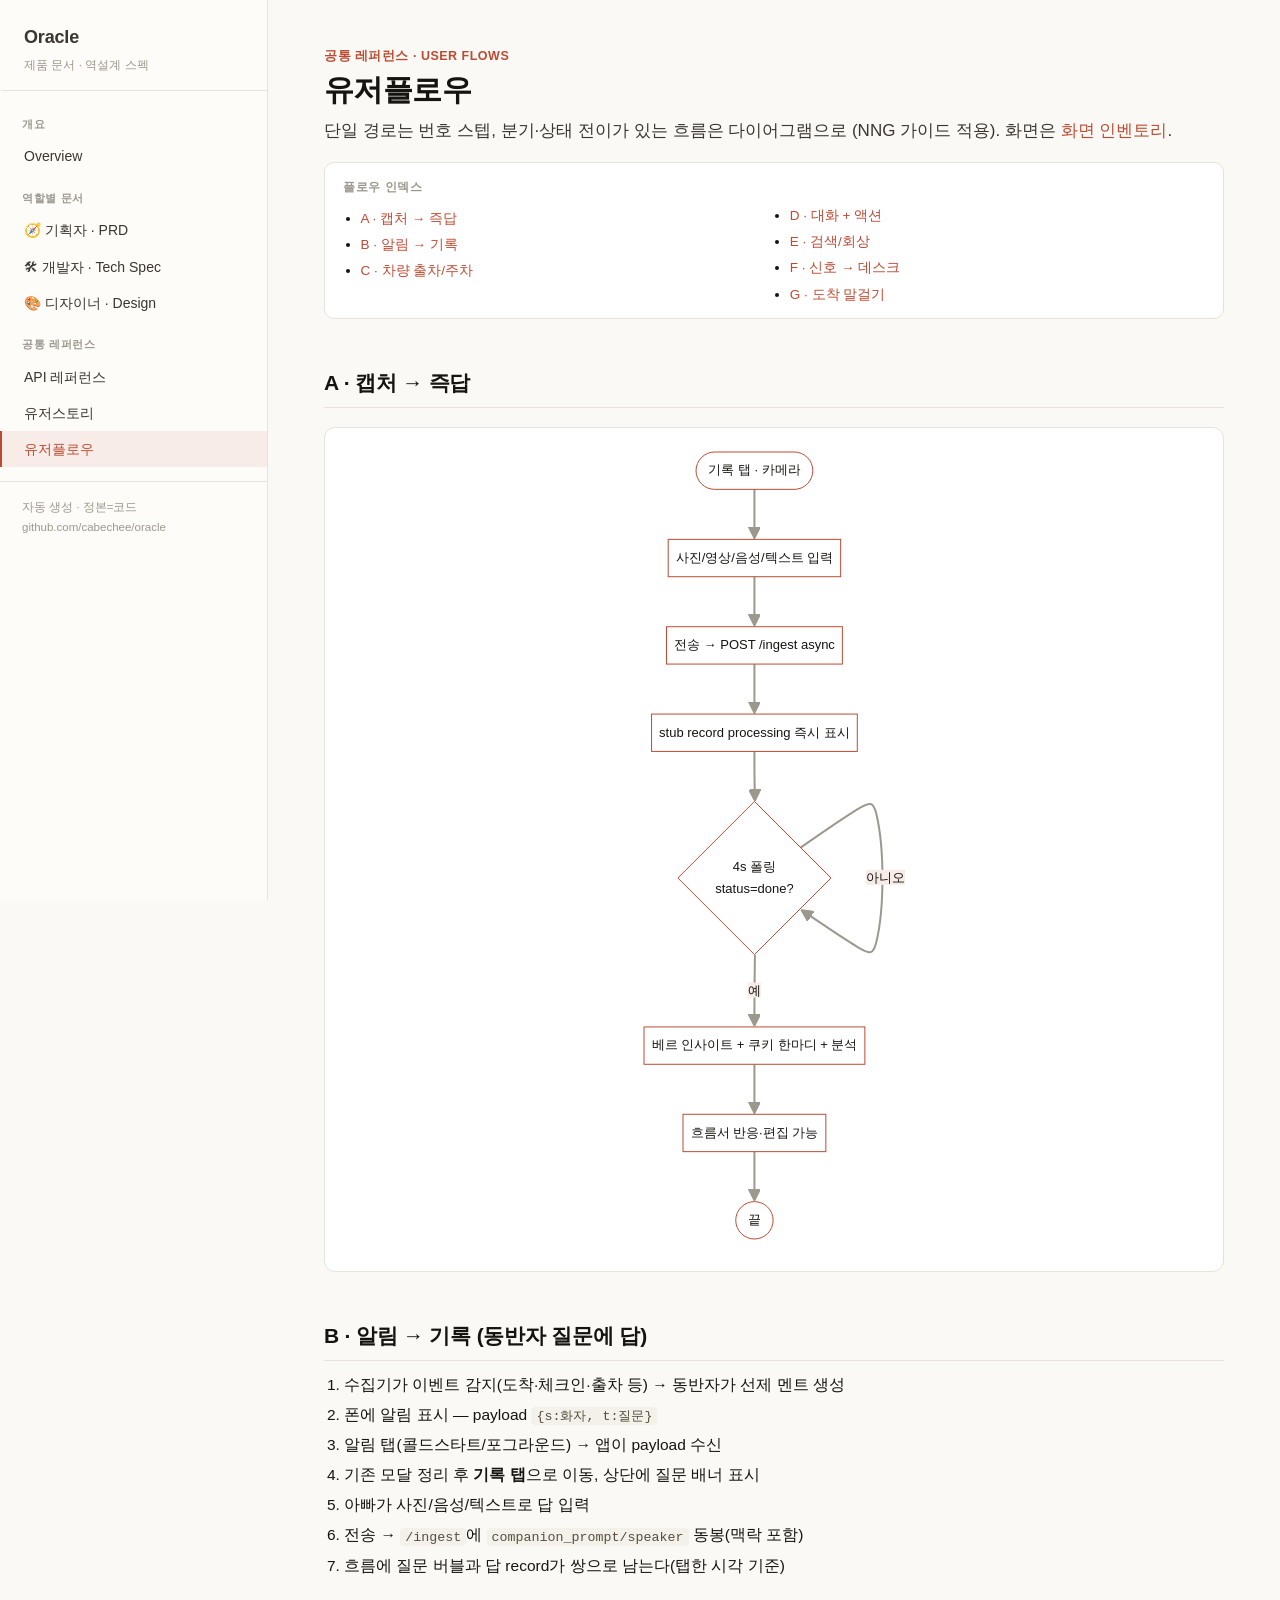
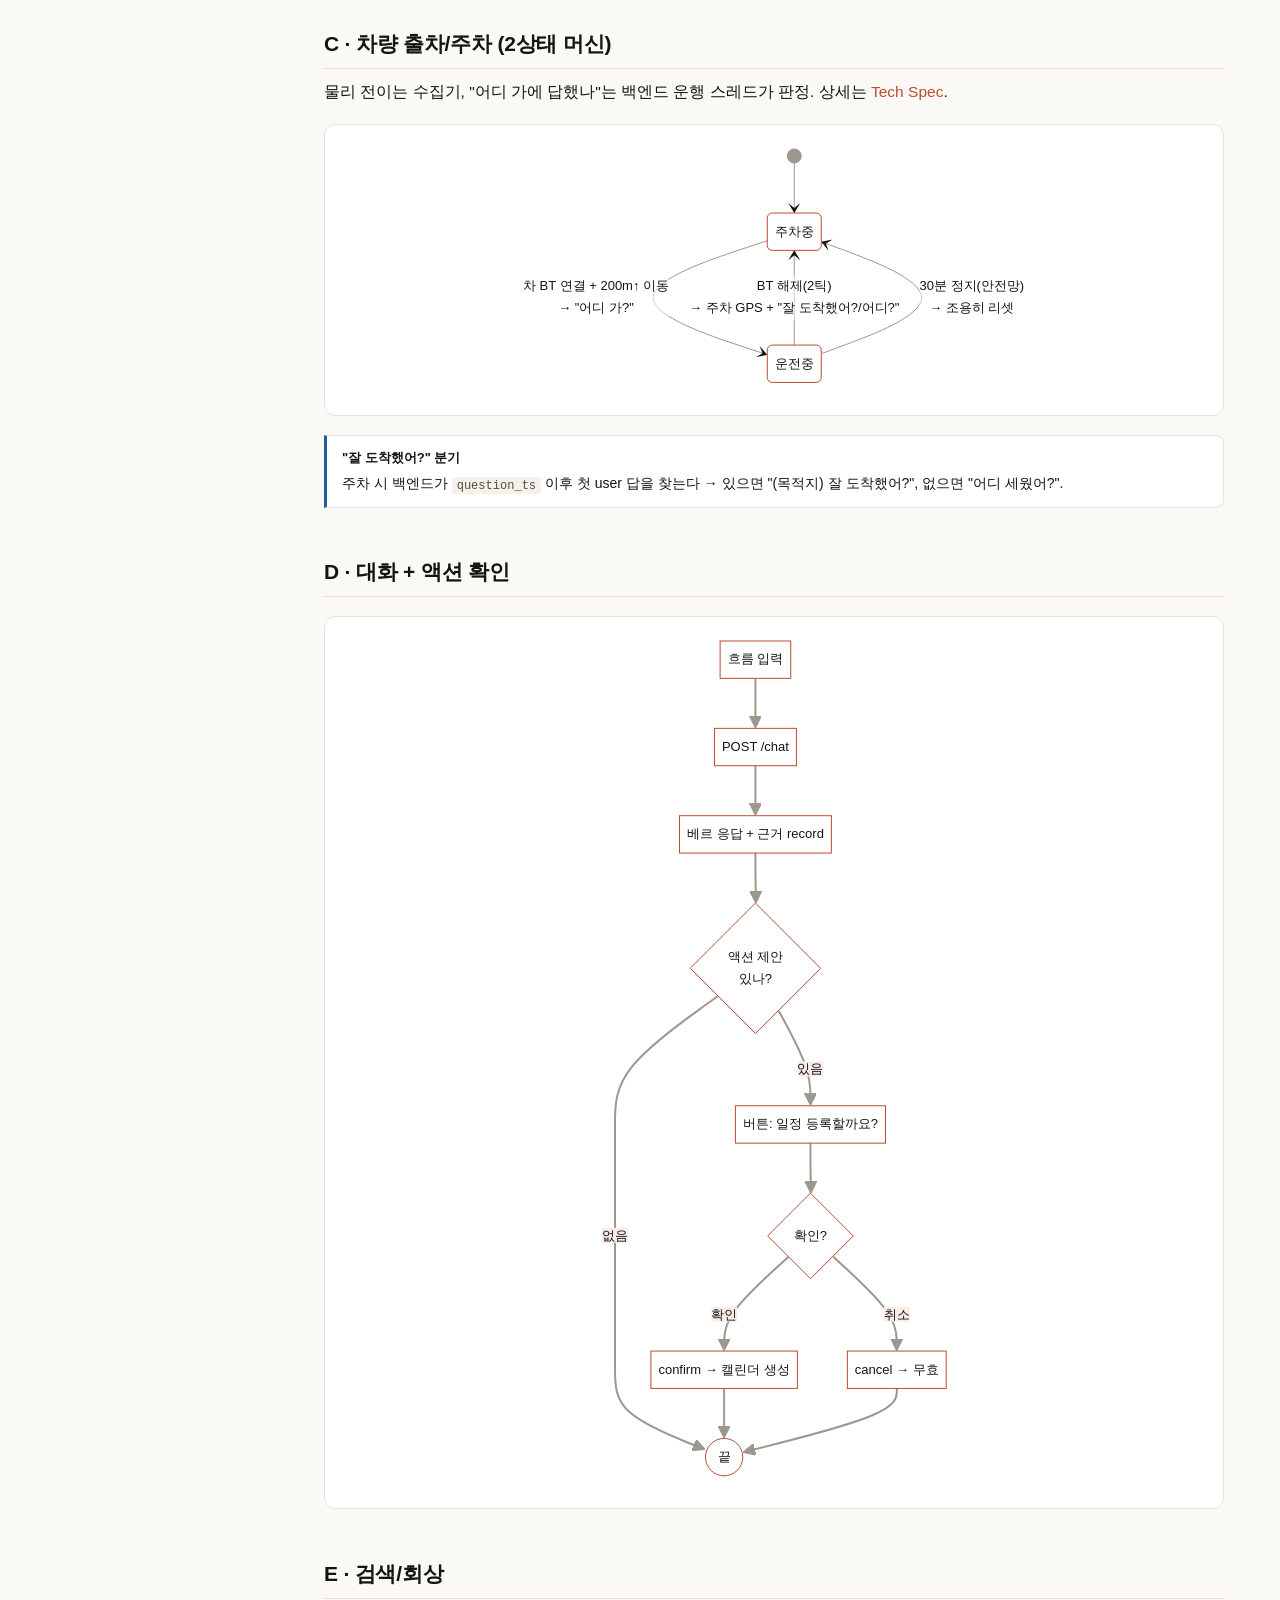
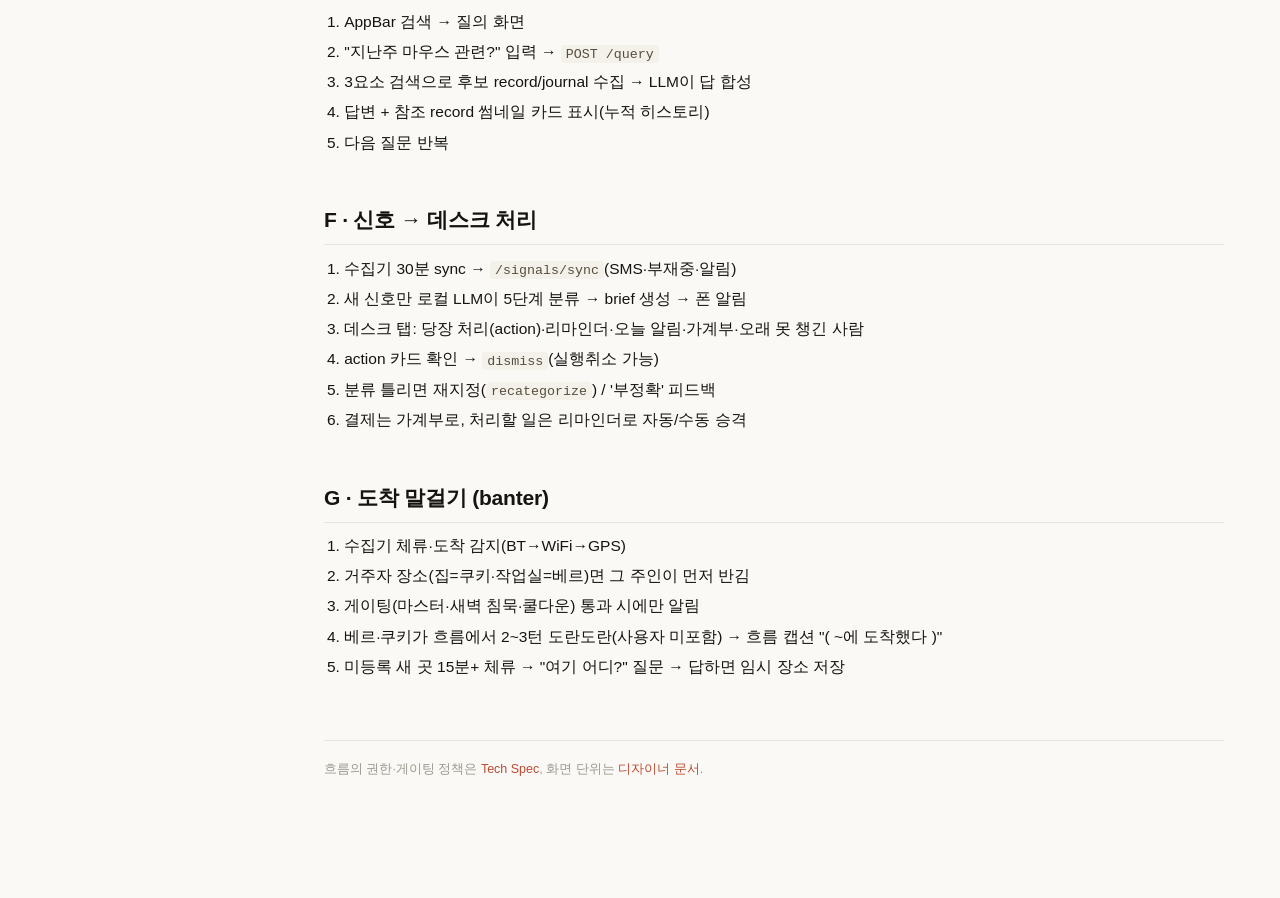
<file: docs/spec/flows.html>
<!doctype html>
<html lang="ko">
<head>
<meta charset="utf-8">
<meta name="viewport" content="width=device-width,initial-scale=1">
<title>Oracle · 유저플로우</title>
<link rel="stylesheet" href="style.css">
</head>
<body>
<div id="sidebar"></div>
<main class="content"><div class="inner">

<div class="eyebrow">공통 레퍼런스 · User Flows</div>
<h1>유저플로우</h1>
<p class="lede">단일 경로는 번호 스텝, 분기·상태 전이가 있는 흐름은 다이어그램으로
(NNG 가이드 적용). 화면은 <a href="design.html#screens">화면 인벤토리</a>.</p>

<div class="toc"><b>플로우 인덱스</b>
<ul>
<li><a href="#capture">A · 캡처 → 즉답</a></li>
<li><a href="#notif">B · 알림 → 기록</a></li>
<li><a href="#car">C · 차량 출차/주차</a></li>
<li><a href="#chat">D · 대화 + 액션</a></li>
<li><a href="#search">E · 검색/회상</a></li>
<li><a href="#desk">F · 신호 → 데스크</a></li>
<li><a href="#arrive">G · 도착 말걸기</a></li>
</ul></div>

<h2 class="anchor" id="capture">A · 캡처 → 즉답</h2>
<div class="mermaid">
flowchart TD
  s([기록 탭 · 카메라]) --> cap[사진/영상/음성/텍스트 입력]
  cap --> send[전송 → POST /ingest async]
  send --> stub[stub record processing 즉시 표시]
  stub --> poll{4s 폴링<br/>status=done?}
  poll -- 아니오 --> poll
  poll -- 예 --> show[베르 인사이트 + 쿠키 한마디 + 분석]
  show --> react[흐름서 반응·편집 가능]
  react --> e([끝])
</div>

<h2 class="anchor" id="notif">B · 알림 → 기록 (동반자 질문에 답)</h2>
<ol>
<li>수집기가 이벤트 감지(도착·체크인·출차 등) → 동반자가 선제 멘트 생성</li>
<li>폰에 알림 표시 — payload <code>{s:화자, t:질문}</code></li>
<li>알림 탭(콜드스타트/포그라운드) → 앱이 payload 수신</li>
<li>기존 모달 정리 후 <b>기록 탭</b>으로 이동, 상단에 질문 배너 표시</li>
<li>아빠가 사진/음성/텍스트로 답 입력</li>
<li>전송 → <code>/ingest</code>에 <code>companion_prompt/speaker</code> 동봉(맥락 포함)</li>
<li>흐름에 질문 버블과 답 record가 쌍으로 남는다(탭한 시각 기준)</li>
</ol>

<h2 class="anchor" id="car">C · 차량 출차/주차 (2상태 머신)</h2>
<p>물리 전이는 수집기, "어디 가에 답했나"는 백엔드 운행 스레드가 판정. 상세는 <a href="dev.html#car">Tech Spec</a>.</p>
<div class="mermaid">
stateDiagram-v2
  [*] --> 주차중
  주차중 --> 운전중: 차 BT 연결 + 200m↑ 이동<br/>→ "어디 가?"
  운전중 --> 주차중: BT 해제(2틱)<br/>→ 주차 GPS + "잘 도착했어?/어디?"
  운전중 --> 주차중: 30분 정지(안전망)<br/>→ 조용히 리셋
</div>
<div class="note"><b>"잘 도착했어?" 분기</b> 주차 시 백엔드가 <code>question_ts</code> 이후 첫 user 답을 찾는다 →
있으면 "(목적지) 잘 도착했어?", 없으면 "어디 세웠어?".</div>

<h2 class="anchor" id="chat">D · 대화 + 액션 확인</h2>
<div class="mermaid">
flowchart TD
  i[흐름 입력] --> send[POST /chat]
  send --> resp[베르 응답 + 근거 record]
  resp --> act{액션 제안<br/>있나?}
  act -- 없음 --> done([끝])
  act -- 있음 --> ask[버튼: 일정 등록할까요?]
  ask --> dec{확인?}
  dec -- 확인 --> run[confirm → 캘린더 생성]
  dec -- 취소 --> cancel[cancel → 무효]
  run --> done
  cancel --> done
</div>

<h2 class="anchor" id="search">E · 검색/회상</h2>
<ol>
<li>AppBar 검색 → 질의 화면</li>
<li>"지난주 마우스 관련?" 입력 → <code>POST /query</code></li>
<li>3요소 검색으로 후보 record/journal 수집 → LLM이 답 합성</li>
<li>답변 + 참조 record 썸네일 카드 표시(누적 히스토리)</li>
<li>다음 질문 반복</li>
</ol>

<h2 class="anchor" id="desk">F · 신호 → 데스크 처리</h2>
<ol>
<li>수집기 30분 sync → <code>/signals/sync</code>(SMS·부재중·알림)</li>
<li>새 신호만 로컬 LLM이 5단계 분류 → brief 생성 → 폰 알림</li>
<li>데스크 탭: 당장 처리(action)·리마인더·오늘 알림·가계부·오래 못 챙긴 사람</li>
<li>action 카드 확인 → <code>dismiss</code>(실행취소 가능)</li>
<li>분류 틀리면 재지정(<code>recategorize</code>) / '부정확' 피드백</li>
<li>결제는 가계부로, 처리할 일은 리마인더로 자동/수동 승격</li>
</ol>

<h2 class="anchor" id="arrive">G · 도착 말걸기 (banter)</h2>
<ol>
<li>수집기 체류·도착 감지(BT→WiFi→GPS)</li>
<li>거주자 장소(집=쿠키·작업실=베르)면 그 주인이 먼저 반김</li>
<li>게이팅(마스터·새벽 침묵·쿨다운) 통과 시에만 알림</li>
<li>베르·쿠키가 흐름에서 2~3턴 도란도란(사용자 미포함) → 흐름 캡션 "( ~에 도착했다 )"</li>
<li>미등록 새 곳 15분+ 체류 → "여기 어디?" 질문 → 답하면 임시 장소 저장</li>
</ol>

<div class="foot">흐름의 권한·게이팅 정책은 <a href="dev.html#car">Tech Spec</a>, 화면 단위는 <a href="design.html#screens">디자이너 문서</a>.</div>
</div></main>
<script src="mermaid.min.js"></script>
<script src="nav.js"></script>
</body>
</html>
</file>
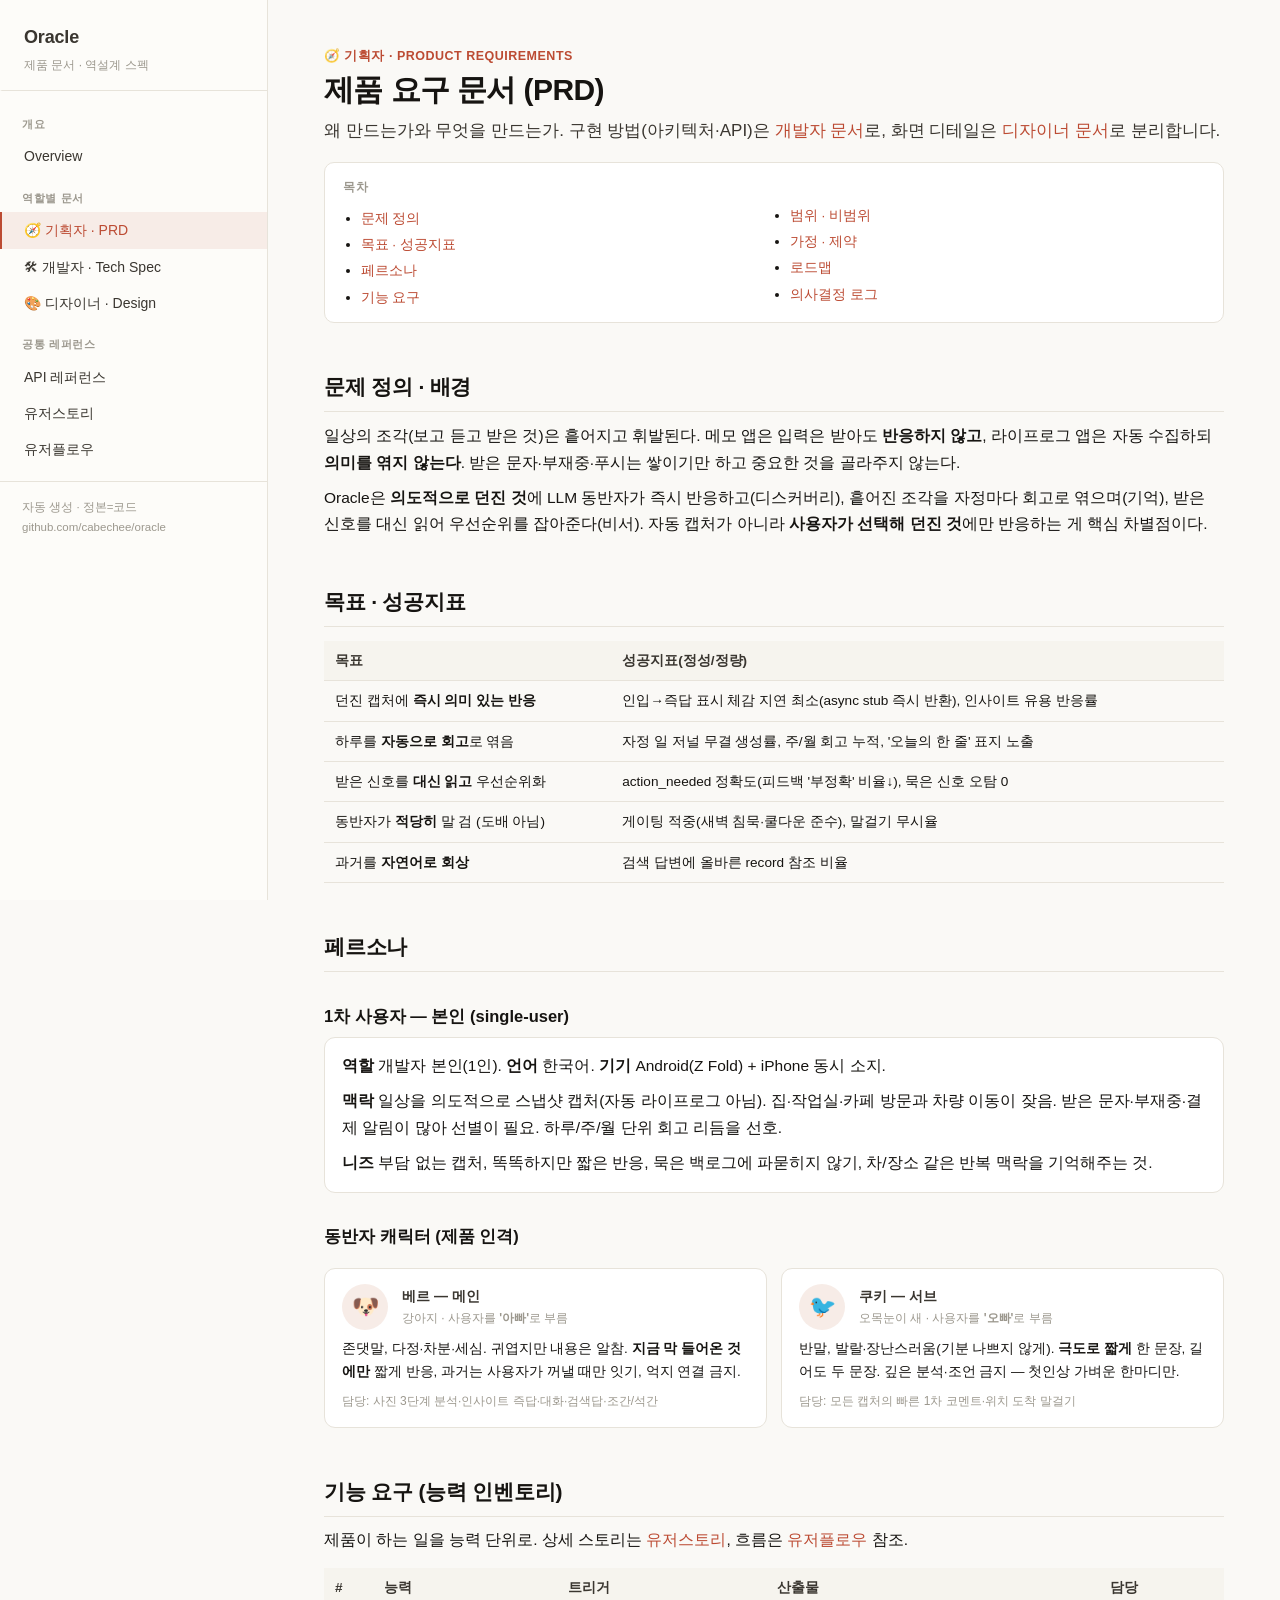
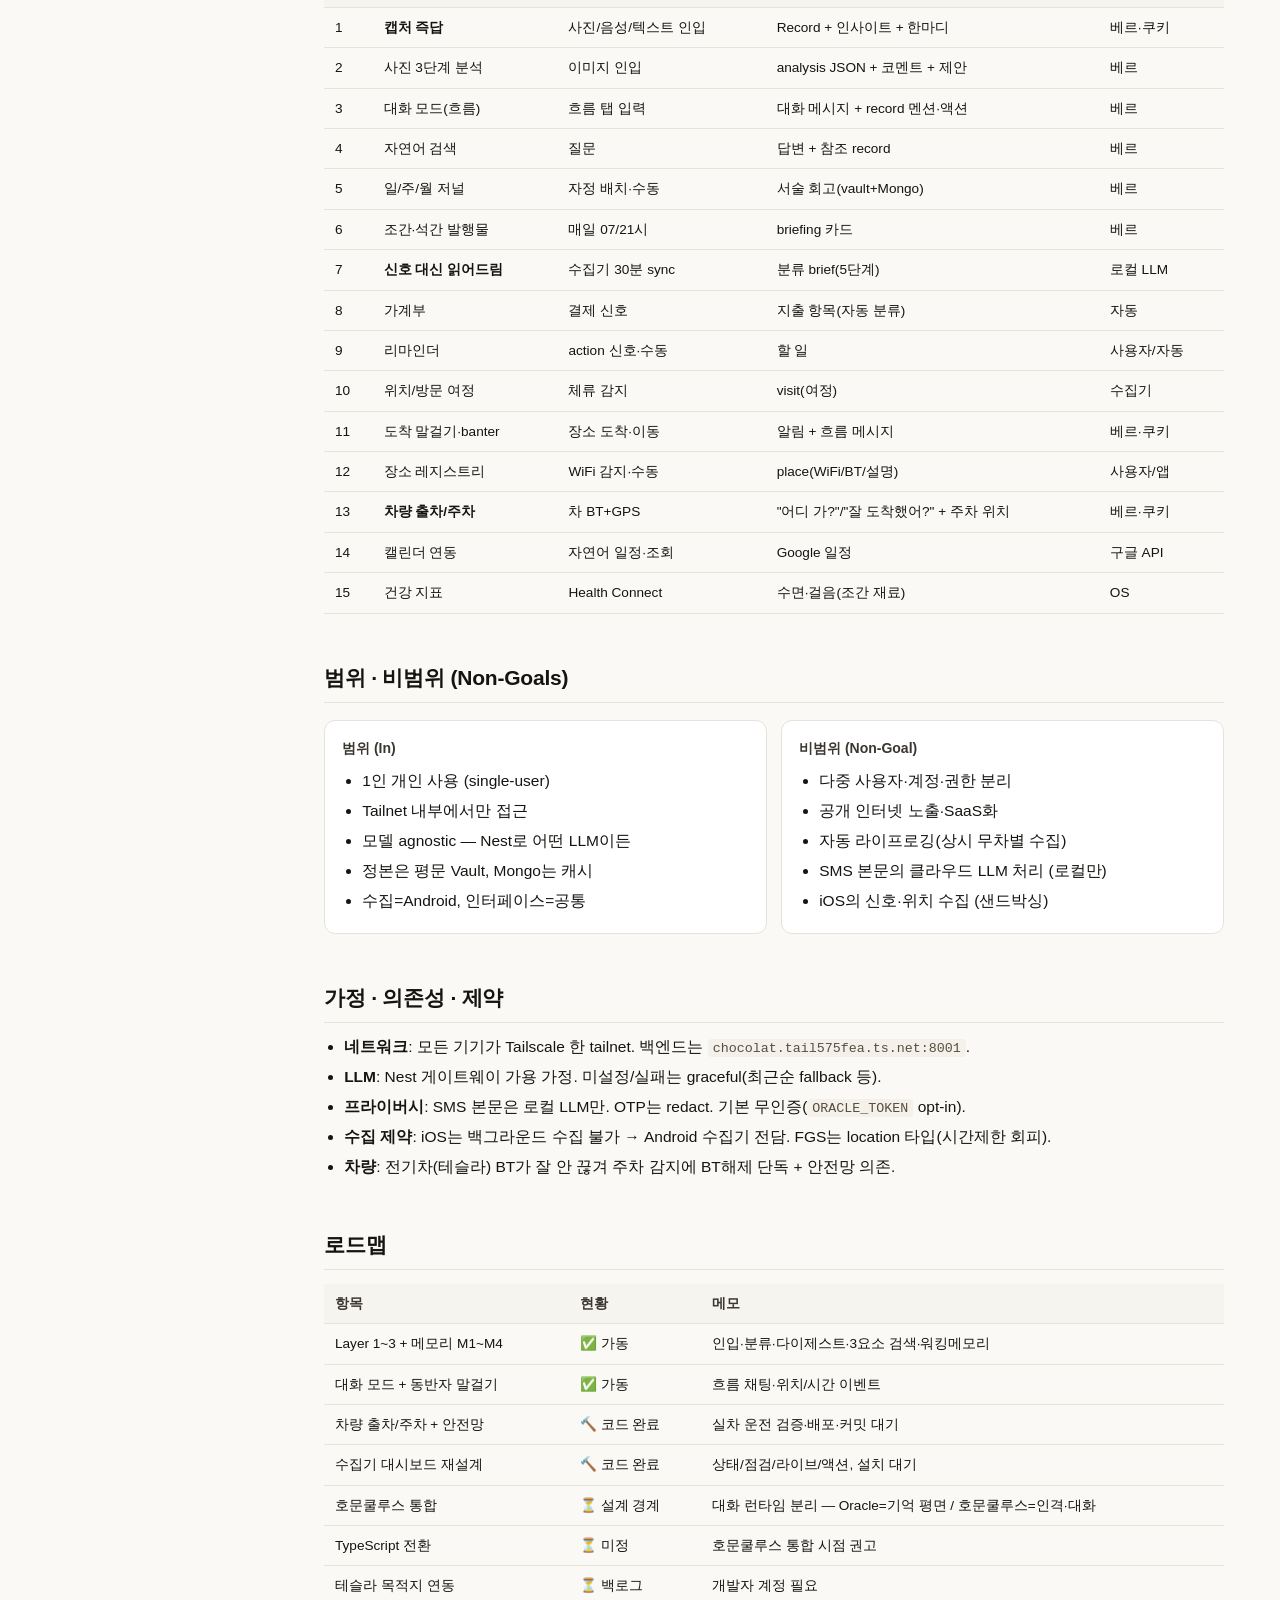
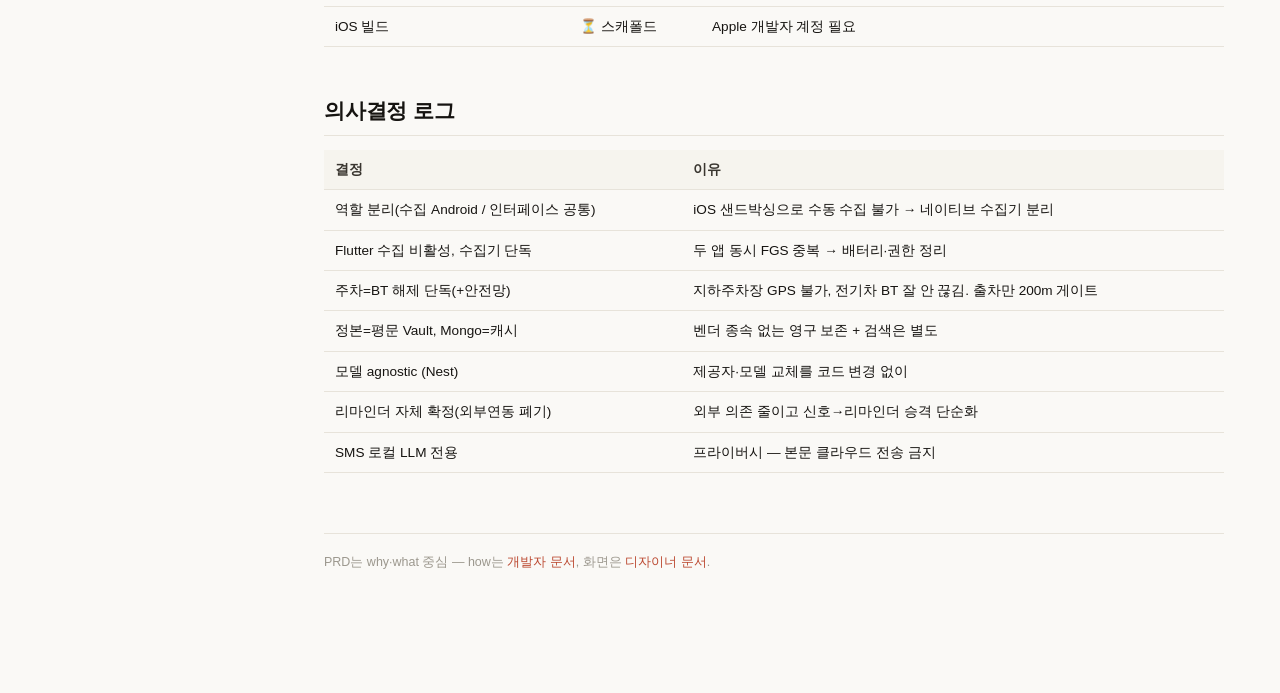
<file: docs/spec/pm.html>
<!doctype html>
<html lang="ko">
<head>
<meta charset="utf-8">
<meta name="viewport" content="width=device-width,initial-scale=1">
<title>Oracle · 기획자 PRD</title>
<link rel="stylesheet" href="style.css">
</head>
<body>
<div id="sidebar"></div>
<main class="content"><div class="inner">

<div class="eyebrow">🧭 기획자 · Product Requirements</div>
<h1>제품 요구 문서 (PRD)</h1>
<p class="lede">왜 만드는가와 무엇을 만드는가. 구현 방법(아키텍처·API)은 <a href="dev.html">개발자 문서</a>로,
화면 디테일은 <a href="design.html">디자이너 문서</a>로 분리합니다.</p>

<div class="toc"><b>목차</b>
<ul>
<li><a href="#problem">문제 정의</a></li>
<li><a href="#goals">목표 · 성공지표</a></li>
<li><a href="#persona">페르소나</a></li>
<li><a href="#features">기능 요구</a></li>
<li><a href="#scope">범위 · 비범위</a></li>
<li><a href="#assume">가정 · 제약</a></li>
<li><a href="#roadmap">로드맵</a></li>
<li><a href="#decisions">의사결정 로그</a></li>
</ul></div>

<h2 class="anchor" id="problem">문제 정의 · 배경</h2>
<p>일상의 조각(보고 듣고 받은 것)은 흩어지고 휘발된다. 메모 앱은 입력은 받아도 <b>반응하지 않고</b>,
라이프로그 앱은 자동 수집하되 <b>의미를 엮지 않는다</b>. 받은 문자·부재중·푸시는 쌓이기만 하고
중요한 것을 골라주지 않는다.</p>
<p>Oracle은 <b>의도적으로 던진 것</b>에 LLM 동반자가 즉시 반응하고(디스커버리), 흩어진 조각을
자정마다 회고로 엮으며(기억), 받은 신호를 대신 읽어 우선순위를 잡아준다(비서). 자동 캡처가 아니라
<b>사용자가 선택해 던진 것</b>에만 반응하는 게 핵심 차별점이다.</p>

<h2 class="anchor" id="goals">목표 · 성공지표</h2>
<table>
<tr><th>목표</th><th>성공지표(정성/정량)</th></tr>
<tr><td>던진 캡처에 <b>즉시 의미 있는 반응</b></td><td>인입→즉답 표시 체감 지연 최소(async stub 즉시 반환), 인사이트 유용 반응률</td></tr>
<tr><td>하루를 <b>자동으로 회고</b>로 엮음</td><td>자정 일 저널 무결 생성률, 주/월 회고 누적, '오늘의 한 줄' 표지 노출</td></tr>
<tr><td>받은 신호를 <b>대신 읽고</b> 우선순위화</td><td>action_needed 정확도(피드백 '부정확' 비율↓), 묵은 신호 오탐 0</td></tr>
<tr><td>동반자가 <b>적당히</b> 말 검 (도배 아님)</td><td>게이팅 적중(새벽 침묵·쿨다운 준수), 말걸기 무시율</td></tr>
<tr><td>과거를 <b>자연어로 회상</b></td><td>검색 답변에 올바른 record 참조 비율</td></tr>
</table>

<h2 class="anchor" id="persona">페르소나</h2>
<h3>1차 사용자 — 본인 (single-user)</h3>
<div class="card">
<p style="margin-top:0"><b>역할</b> 개발자 본인(1인). <b>언어</b> 한국어. <b>기기</b> Android(Z Fold) + iPhone 동시 소지.</p>
<p><b>맥락</b> 일상을 의도적으로 스냅샷 캡처(자동 라이프로그 아님). 집·작업실·카페 방문과 차량 이동이
잦음. 받은 문자·부재중·결제 알림이 많아 선별이 필요. 하루/주/월 단위 회고 리듬을 선호.</p>
<p style="margin-bottom:0"><b>니즈</b> 부담 없는 캡처, 똑똑하지만 짧은 반응, 묵은 백로그에 파묻히지 않기, 차/장소 같은
반복 맥락을 기억해주는 것.</p>
</div>

<h3>동반자 캐릭터 (제품 인격)</h3>
<div class="grid">
<div class="card"><div class="persona"><div class="ava">🐶</div><div>
  <h4 style="margin:0">베르 — 메인</h4><div class="k">강아지 · 사용자를 <b>'아빠'</b>로 부름</div></div></div>
  <p style="font-size:13.5px">존댓말, 다정·차분·세심. 귀엽지만 내용은 알참. <b>지금 막 들어온 것에만</b> 짧게 반응,
  과거는 사용자가 꺼낼 때만 잇기, 억지 연결 금지.</p>
  <div class="k">담당: 사진 3단계 분석·인사이트 즉답·대화·검색답·조간/석간</div>
</div>
<div class="card"><div class="persona"><div class="ava">🐦</div><div>
  <h4 style="margin:0">쿠키 — 서브</h4><div class="k">오목눈이 새 · 사용자를 <b>'오빠'</b>로 부름</div></div></div>
  <p style="font-size:13.5px">반말, 발랄·장난스러움(기분 나쁘지 않게). <b>극도로 짧게</b> 한 문장, 길어도 두 문장.
  깊은 분석·조언 금지 — 첫인상 가벼운 한마디만.</p>
  <div class="k">담당: 모든 캡처의 빠른 1차 코멘트·위치 도착 말걸기</div>
</div>
</div>

<h2 class="anchor" id="features">기능 요구 (능력 인벤토리)</h2>
<p>제품이 하는 일을 능력 단위로. 상세 스토리는 <a href="stories.html">유저스토리</a>,
흐름은 <a href="flows.html">유저플로우</a> 참조.</p>
<table>
<tr><th>#</th><th>능력</th><th>트리거</th><th>산출물</th><th>담당</th></tr>
<tr><td>1</td><td><b>캡처 즉답</b></td><td>사진/음성/텍스트 인입</td><td>Record + 인사이트 + 한마디</td><td>베르·쿠키</td></tr>
<tr><td>2</td><td>사진 3단계 분석</td><td>이미지 인입</td><td>analysis JSON + 코멘트 + 제안</td><td>베르</td></tr>
<tr><td>3</td><td>대화 모드(흐름)</td><td>흐름 탭 입력</td><td>대화 메시지 + record 멘션·액션</td><td>베르</td></tr>
<tr><td>4</td><td>자연어 검색</td><td>질문</td><td>답변 + 참조 record</td><td>베르</td></tr>
<tr><td>5</td><td>일/주/월 저널</td><td>자정 배치·수동</td><td>서술 회고(vault+Mongo)</td><td>베르</td></tr>
<tr><td>6</td><td>조간·석간 발행물</td><td>매일 07/21시</td><td>briefing 카드</td><td>베르</td></tr>
<tr><td>7</td><td><b>신호 대신 읽어드림</b></td><td>수집기 30분 sync</td><td>분류 brief(5단계)</td><td>로컬 LLM</td></tr>
<tr><td>8</td><td>가계부</td><td>결제 신호</td><td>지출 항목(자동 분류)</td><td>자동</td></tr>
<tr><td>9</td><td>리마인더</td><td>action 신호·수동</td><td>할 일</td><td>사용자/자동</td></tr>
<tr><td>10</td><td>위치/방문 여정</td><td>체류 감지</td><td>visit(여정)</td><td>수집기</td></tr>
<tr><td>11</td><td>도착 말걸기·banter</td><td>장소 도착·이동</td><td>알림 + 흐름 메시지</td><td>베르·쿠키</td></tr>
<tr><td>12</td><td>장소 레지스트리</td><td>WiFi 감지·수동</td><td>place(WiFi/BT/설명)</td><td>사용자/앱</td></tr>
<tr><td>13</td><td><b>차량 출차/주차</b></td><td>차 BT+GPS</td><td>"어디 가?"/"잘 도착했어?" + 주차 위치</td><td>베르·쿠키</td></tr>
<tr><td>14</td><td>캘린더 연동</td><td>자연어 일정·조회</td><td>Google 일정</td><td>구글 API</td></tr>
<tr><td>15</td><td>건강 지표</td><td>Health Connect</td><td>수면·걸음(조간 재료)</td><td>OS</td></tr>
</table>

<h2 class="anchor" id="scope">범위 · 비범위 (Non-Goals)</h2>
<div class="grid">
<div class="card"><h4>범위 (In)</h4><ul style="margin-bottom:0">
<li>1인 개인 사용 (single-user)</li>
<li>Tailnet 내부에서만 접근</li>
<li>모델 agnostic — Nest로 어떤 LLM이든</li>
<li>정본은 평문 Vault, Mongo는 캐시</li>
<li>수집=Android, 인터페이스=공통</li>
</ul></div>
<div class="card"><h4>비범위 (Non-Goal)</h4><ul style="margin-bottom:0">
<li>다중 사용자·계정·권한 분리</li>
<li>공개 인터넷 노출·SaaS화</li>
<li>자동 라이프로깅(상시 무차별 수집)</li>
<li>SMS 본문의 클라우드 LLM 처리 (로컬만)</li>
<li>iOS의 신호·위치 수집 (샌드박싱)</li>
</ul></div>
</div>

<h2 class="anchor" id="assume">가정 · 의존성 · 제약</h2>
<ul>
<li><b>네트워크</b>: 모든 기기가 Tailscale 한 tailnet. 백엔드는 <code>chocolat.tail575fea.ts.net:8001</code>.</li>
<li><b>LLM</b>: Nest 게이트웨이 가용 가정. 미설정/실패는 graceful(최근순 fallback 등).</li>
<li><b>프라이버시</b>: SMS 본문은 로컬 LLM만. OTP는 redact. 기본 무인증(<code>ORACLE_TOKEN</code> opt-in).</li>
<li><b>수집 제약</b>: iOS는 백그라운드 수집 불가 → Android 수집기 전담. FGS는 location 타입(시간제한 회피).</li>
<li><b>차량</b>: 전기차(테슬라) BT가 잘 안 끊겨 주차 감지에 BT해제 단독 + 안전망 의존.</li>
</ul>

<h2 class="anchor" id="roadmap">로드맵</h2>
<table>
<tr><th>항목</th><th>현황</th><th>메모</th></tr>
<tr><td>Layer 1~3 + 메모리 M1~M4</td><td>✅ 가동</td><td>인입·분류·다이제스트·3요소 검색·워킹메모리</td></tr>
<tr><td>대화 모드 + 동반자 말걸기</td><td>✅ 가동</td><td>흐름 채팅·위치/시간 이벤트</td></tr>
<tr><td>차량 출차/주차 + 안전망</td><td>🔨 코드 완료</td><td>실차 운전 검증·배포·커밋 대기</td></tr>
<tr><td>수집기 대시보드 재설계</td><td>🔨 코드 완료</td><td>상태/점검/라이브/액션, 설치 대기</td></tr>
<tr><td>호문쿨루스 통합</td><td>⏳ 설계 경계</td><td>대화 런타임 분리 — Oracle=기억 평면 / 호문쿨루스=인격·대화</td></tr>
<tr><td>TypeScript 전환</td><td>⏳ 미정</td><td>호문쿨루스 통합 시점 권고</td></tr>
<tr><td>테슬라 목적지 연동</td><td>⏳ 백로그</td><td>개발자 계정 필요</td></tr>
<tr><td>iOS 빌드</td><td>⏳ 스캐폴드</td><td>Apple 개발자 계정 필요</td></tr>
</table>

<h2 class="anchor" id="decisions">의사결정 로그</h2>
<table>
<tr><th>결정</th><th>이유</th></tr>
<tr><td>역할 분리(수집 Android / 인터페이스 공통)</td><td>iOS 샌드박싱으로 수동 수집 불가 → 네이티브 수집기 분리</td></tr>
<tr><td>Flutter 수집 비활성, 수집기 단독</td><td>두 앱 동시 FGS 중복 → 배터리·권한 정리</td></tr>
<tr><td>주차=BT 해제 단독(+안전망)</td><td>지하주차장 GPS 불가, 전기차 BT 잘 안 끊김. 출차만 200m 게이트</td></tr>
<tr><td>정본=평문 Vault, Mongo=캐시</td><td>벤더 종속 없는 영구 보존 + 검색은 별도</td></tr>
<tr><td>모델 agnostic (Nest)</td><td>제공자·모델 교체를 코드 변경 없이</td></tr>
<tr><td>리마인더 자체 확정(외부연동 폐기)</td><td>외부 의존 줄이고 신호→리마인더 승격 단순화</td></tr>
<tr><td>SMS 로컬 LLM 전용</td><td>프라이버시 — 본문 클라우드 전송 금지</td></tr>
</table>

<div class="foot">PRD는 why·what 중심 — how는 <a href="dev.html">개발자 문서</a>, 화면은 <a href="design.html">디자이너 문서</a>.</div>
</div></main>
<script src="nav.js"></script>
</body>
</html>
</file>
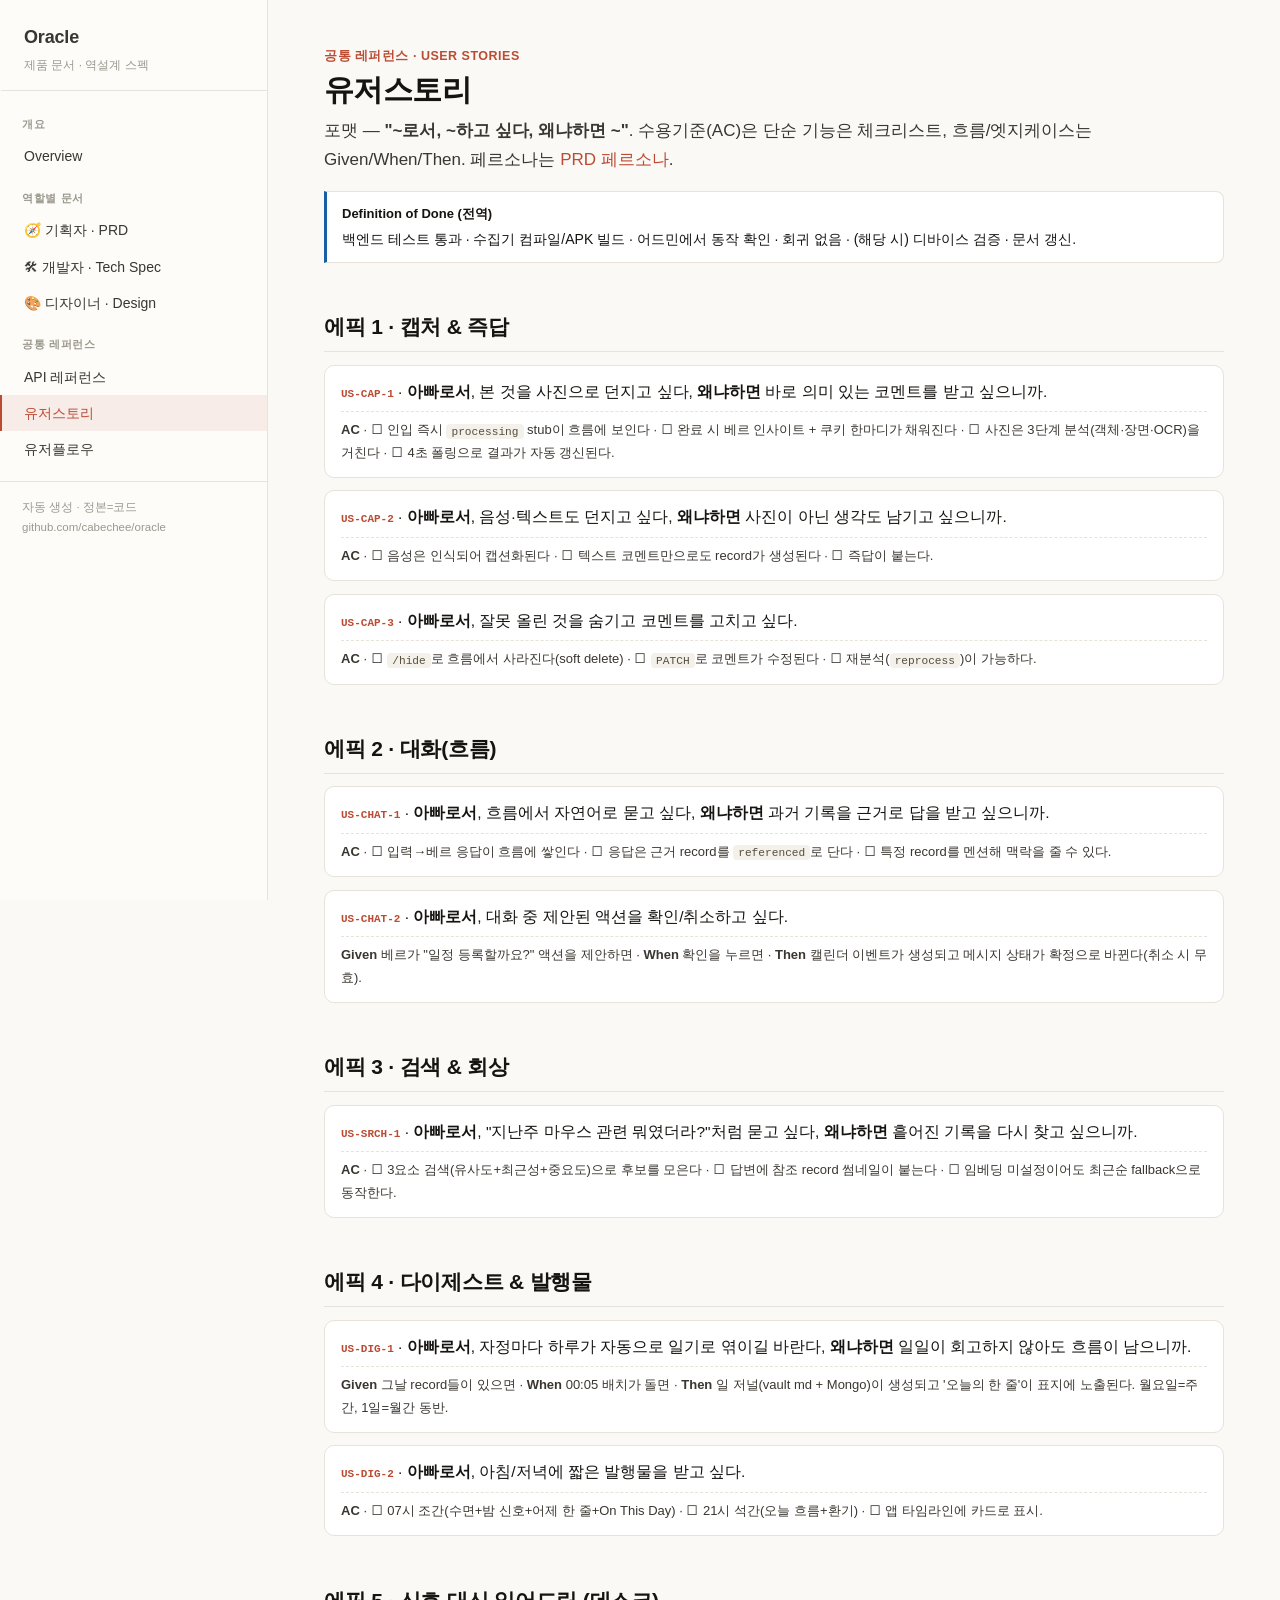
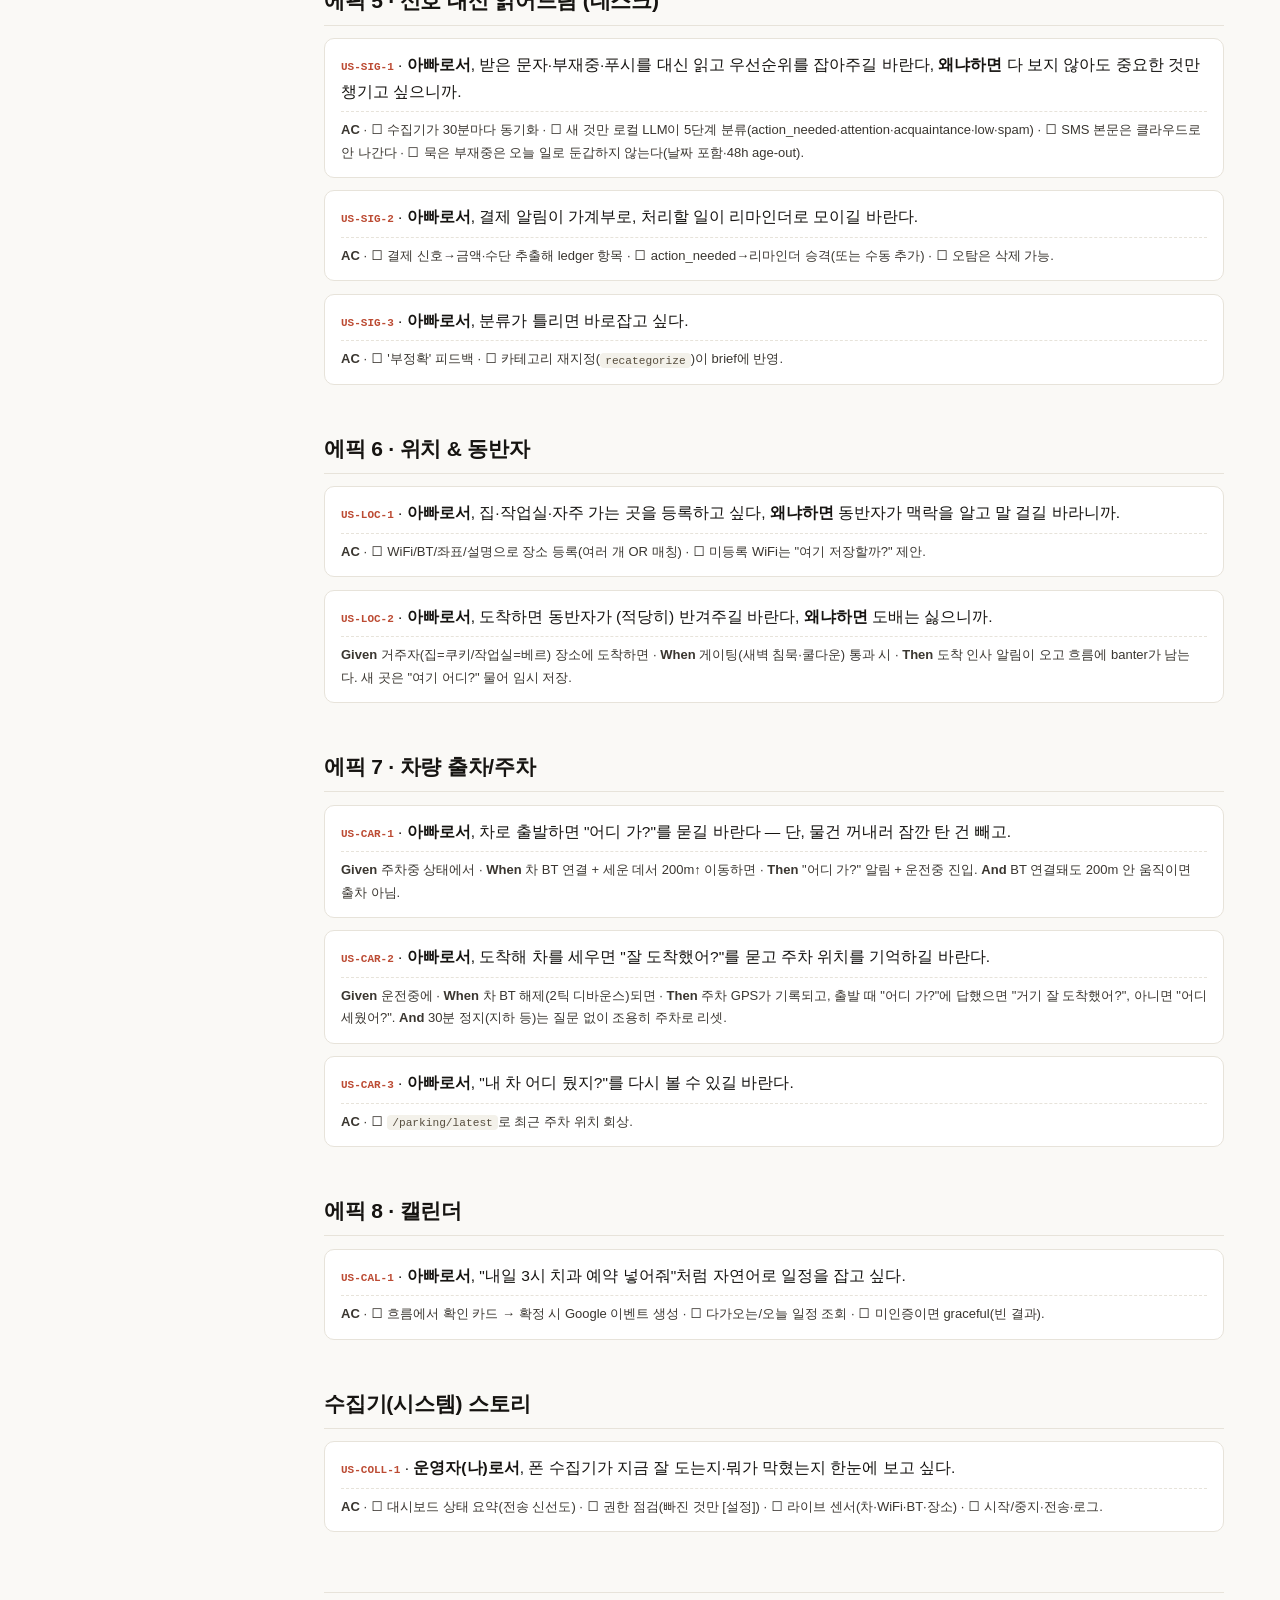
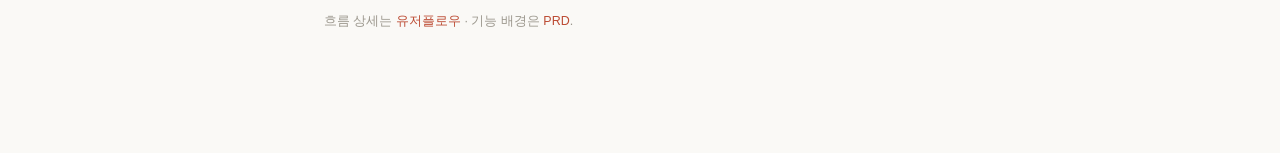
<file: docs/spec/stories.html>
<!doctype html>
<html lang="ko">
<head>
<meta charset="utf-8">
<meta name="viewport" content="width=device-width,initial-scale=1">
<title>Oracle · 유저스토리</title>
<link rel="stylesheet" href="style.css">
</head>
<body>
<div id="sidebar"></div>
<main class="content"><div class="inner">

<div class="eyebrow">공통 레퍼런스 · User Stories</div>
<h1>유저스토리</h1>
<p class="lede">포맷 — <b>"~로서, ~하고 싶다, 왜냐하면 ~"</b>. 수용기준(AC)은 단순 기능은 체크리스트,
흐름/엣지케이스는 Given/When/Then. 페르소나는 <a href="pm.html#persona">PRD 페르소나</a>.</p>

<div class="note"><b>Definition of Done (전역)</b>
백엔드 테스트 통과 · 수집기 컴파일/APK 빌드 · 어드민에서 동작 확인 · 회귀 없음 · (해당 시) 디바이스 검증 · 문서 갱신.</div>

<h2 class="anchor" id="capture">에픽 1 · 캡처 & 즉답</h2>
<div class="story"><span class="id">US-CAP-1</span> · <b>아빠로서</b>, 본 것을 사진으로 던지고 싶다, <b>왜냐하면</b> 바로 의미 있는 코멘트를 받고 싶으니까.
<div class="ac"><b>AC</b> · ☐ 인입 즉시 <code>processing</code> stub이 흐름에 보인다 · ☐ 완료 시 베르 인사이트 + 쿠키 한마디가 채워진다 · ☐ 사진은 3단계 분석(객체·장면·OCR)을 거친다 · ☐ 4초 폴링으로 결과가 자동 갱신된다.</div></div>
<div class="story"><span class="id">US-CAP-2</span> · <b>아빠로서</b>, 음성·텍스트도 던지고 싶다, <b>왜냐하면</b> 사진이 아닌 생각도 남기고 싶으니까.
<div class="ac"><b>AC</b> · ☐ 음성은 인식되어 캡션화된다 · ☐ 텍스트 코멘트만으로도 record가 생성된다 · ☐ 즉답이 붙는다.</div></div>
<div class="story"><span class="id">US-CAP-3</span> · <b>아빠로서</b>, 잘못 올린 것을 숨기고 코멘트를 고치고 싶다.
<div class="ac"><b>AC</b> · ☐ <code>/hide</code>로 흐름에서 사라진다(soft delete) · ☐ <code>PATCH</code>로 코멘트가 수정된다 · ☐ 재분석(<code>reprocess</code>)이 가능하다.</div></div>

<h2 class="anchor" id="chat">에픽 2 · 대화(흐름)</h2>
<div class="story"><span class="id">US-CHAT-1</span> · <b>아빠로서</b>, 흐름에서 자연어로 묻고 싶다, <b>왜냐하면</b> 과거 기록을 근거로 답을 받고 싶으니까.
<div class="ac"><b>AC</b> · ☐ 입력→베르 응답이 흐름에 쌓인다 · ☐ 응답은 근거 record를 <code>referenced</code>로 단다 · ☐ 특정 record를 멘션해 맥락을 줄 수 있다.</div></div>
<div class="story"><span class="id">US-CHAT-2</span> · <b>아빠로서</b>, 대화 중 제안된 액션을 확인/취소하고 싶다.
<div class="ac"><b>Given</b> 베르가 "일정 등록할까요?" 액션을 제안하면 · <b>When</b> 확인을 누르면 · <b>Then</b> 캘린더 이벤트가 생성되고 메시지 상태가 확정으로 바뀐다(취소 시 무효).</div></div>

<h2 class="anchor" id="search">에픽 3 · 검색 & 회상</h2>
<div class="story"><span class="id">US-SRCH-1</span> · <b>아빠로서</b>, "지난주 마우스 관련 뭐였더라?"처럼 묻고 싶다, <b>왜냐하면</b> 흩어진 기록을 다시 찾고 싶으니까.
<div class="ac"><b>AC</b> · ☐ 3요소 검색(유사도+최근성+중요도)으로 후보를 모은다 · ☐ 답변에 참조 record 썸네일이 붙는다 · ☐ 임베딩 미설정이어도 최근순 fallback으로 동작한다.</div></div>

<h2 class="anchor" id="digest">에픽 4 · 다이제스트 & 발행물</h2>
<div class="story"><span class="id">US-DIG-1</span> · <b>아빠로서</b>, 자정마다 하루가 자동으로 일기로 엮이길 바란다, <b>왜냐하면</b> 일일이 회고하지 않아도 흐름이 남으니까.
<div class="ac"><b>Given</b> 그날 record들이 있으면 · <b>When</b> 00:05 배치가 돌면 · <b>Then</b> 일 저널(vault md + Mongo)이 생성되고 '오늘의 한 줄'이 표지에 노출된다. 월요일=주간, 1일=월간 동반.</div></div>
<div class="story"><span class="id">US-DIG-2</span> · <b>아빠로서</b>, 아침/저녁에 짧은 발행물을 받고 싶다.
<div class="ac"><b>AC</b> · ☐ 07시 조간(수면+밤 신호+어제 한 줄+On This Day) · ☐ 21시 석간(오늘 흐름+환기) · ☐ 앱 타임라인에 카드로 표시.</div></div>

<h2 class="anchor" id="signals">에픽 5 · 신호 대신 읽어드림 (데스크)</h2>
<div class="story"><span class="id">US-SIG-1</span> · <b>아빠로서</b>, 받은 문자·부재중·푸시를 대신 읽고 우선순위를 잡아주길 바란다, <b>왜냐하면</b> 다 보지 않아도 중요한 것만 챙기고 싶으니까.
<div class="ac"><b>AC</b> · ☐ 수집기가 30분마다 동기화 · ☐ 새 것만 로컬 LLM이 5단계 분류(action_needed·attention·acquaintance·low·spam) · ☐ SMS 본문은 클라우드로 안 나간다 · ☐ 묵은 부재중은 오늘 일로 둔갑하지 않는다(날짜 포함·48h age-out).</div></div>
<div class="story"><span class="id">US-SIG-2</span> · <b>아빠로서</b>, 결제 알림이 가계부로, 처리할 일이 리마인더로 모이길 바란다.
<div class="ac"><b>AC</b> · ☐ 결제 신호→금액·수단 추출해 ledger 항목 · ☐ action_needed→리마인더 승격(또는 수동 추가) · ☐ 오탐은 삭제 가능.</div></div>
<div class="story"><span class="id">US-SIG-3</span> · <b>아빠로서</b>, 분류가 틀리면 바로잡고 싶다.
<div class="ac"><b>AC</b> · ☐ '부정확' 피드백 · ☐ 카테고리 재지정(<code>recategorize</code>)이 brief에 반영.</div></div>

<h2 class="anchor" id="location">에픽 6 · 위치 & 동반자</h2>
<div class="story"><span class="id">US-LOC-1</span> · <b>아빠로서</b>, 집·작업실·자주 가는 곳을 등록하고 싶다, <b>왜냐하면</b> 동반자가 맥락을 알고 말 걸길 바라니까.
<div class="ac"><b>AC</b> · ☐ WiFi/BT/좌표/설명으로 장소 등록(여러 개 OR 매칭) · ☐ 미등록 WiFi는 "여기 저장할까?" 제안.</div></div>
<div class="story"><span class="id">US-LOC-2</span> · <b>아빠로서</b>, 도착하면 동반자가 (적당히) 반겨주길 바란다, <b>왜냐하면</b> 도배는 싫으니까.
<div class="ac"><b>Given</b> 거주자(집=쿠키/작업실=베르) 장소에 도착하면 · <b>When</b> 게이팅(새벽 침묵·쿨다운) 통과 시 · <b>Then</b> 도착 인사 알림이 오고 흐름에 banter가 남는다. 새 곳은 "여기 어디?" 물어 임시 저장.</div></div>

<h2 class="anchor" id="car">에픽 7 · 차량 출차/주차</h2>
<div class="story"><span class="id">US-CAR-1</span> · <b>아빠로서</b>, 차로 출발하면 "어디 가?"를 묻길 바란다 — 단, 물건 꺼내러 잠깐 탄 건 빼고.
<div class="ac"><b>Given</b> 주차중 상태에서 · <b>When</b> 차 BT 연결 + 세운 데서 200m↑ 이동하면 · <b>Then</b> "어디 가?" 알림 + 운전중 진입. <b>And</b> BT 연결돼도 200m 안 움직이면 출차 아님.</div></div>
<div class="story"><span class="id">US-CAR-2</span> · <b>아빠로서</b>, 도착해 차를 세우면 "잘 도착했어?"를 묻고 주차 위치를 기억하길 바란다.
<div class="ac"><b>Given</b> 운전중에 · <b>When</b> 차 BT 해제(2틱 디바운스)되면 · <b>Then</b> 주차 GPS가 기록되고, 출발 때 "어디 가?"에 답했으면 "거기 잘 도착했어?", 아니면 "어디 세웠어?". <b>And</b> 30분 정지(지하 등)는 질문 없이 조용히 주차로 리셋.</div></div>
<div class="story"><span class="id">US-CAR-3</span> · <b>아빠로서</b>, "내 차 어디 뒀지?"를 다시 볼 수 있길 바란다.
<div class="ac"><b>AC</b> · ☐ <code>/parking/latest</code>로 최근 주차 위치 회상.</div></div>

<h2 class="anchor" id="calendar">에픽 8 · 캘린더</h2>
<div class="story"><span class="id">US-CAL-1</span> · <b>아빠로서</b>, "내일 3시 치과 예약 넣어줘"처럼 자연어로 일정을 잡고 싶다.
<div class="ac"><b>AC</b> · ☐ 흐름에서 확인 카드 → 확정 시 Google 이벤트 생성 · ☐ 다가오는/오늘 일정 조회 · ☐ 미인증이면 graceful(빈 결과).</div></div>

<h2 class="anchor" id="suite">수집기(시스템) 스토리</h2>
<div class="story"><span class="id">US-COLL-1</span> · <b>운영자(나)로서</b>, 폰 수집기가 지금 잘 도는지·뭐가 막혔는지 한눈에 보고 싶다.
<div class="ac"><b>AC</b> · ☐ 대시보드 상태 요약(전송 신선도) · ☐ 권한 점검(빠진 것만 [설정]) · ☐ 라이브 센서(차·WiFi·BT·장소) · ☐ 시작/중지·전송·로그.</div></div>

<div class="foot">흐름 상세는 <a href="flows.html">유저플로우</a> · 기능 배경은 <a href="pm.html#features">PRD</a>.</div>
</div></main>
<script src="nav.js"></script>
</body>
</html>
</file>
<file: docs/spec/style.css>
:root{
  --paper:#FAF9F6; --card:#FFFFFF; --ink:#161411; --ink2:#3a3630;
  --muted:#6E6C66; --faint:#9C988E; --line:#E7E3DA; --line2:#EFECE4;
  --accent:#BC4B33; --accent-bg:#F7ECE7;
  --code-bg:#F3F1EA; --code-ink:#574e3f;
  --get:#1D7D54; --get-bg:#E7F2E4; --post:#185FA5; --post-bg:#E6F1FB;
  --patch:#A9690A; --patch-bg:#FBEEDA; --del:#A32D2D; --del-bg:#FCEBEB;
  --sidebar-w:268px; --maxw:900px;
  --sans:"Pretendard",-apple-system,BlinkMacSystemFont,"Apple SD Gothic Neo","Segoe UI",Roboto,sans-serif;
  --serif:"GowunBatang","Nanum Myeongjo",Georgia,serif;
  --mono:"SF Mono","JetBrains Mono",Menlo,Consolas,monospace;
}
*{box-sizing:border-box}
html{scroll-behavior:smooth}
body{margin:0;background:var(--paper);color:var(--ink);font-family:var(--sans);
  font-size:15.5px;line-height:1.72;-webkit-font-smoothing:antialiased}

/* ── sidebar ── */
.sidebar{position:fixed;top:0;left:0;width:var(--sidebar-w);height:100vh;overflow-y:auto;
  background:#fdfcf9;border-right:1px solid var(--line);padding:22px 0}
.sidebar .brand{display:block;padding:0 22px 14px;border-bottom:1px solid var(--line);margin-bottom:10px}
.sidebar .brand b{font-size:18px;letter-spacing:-.01em}
.sidebar .brand span{display:block;font-size:12px;color:var(--faint);margin-top:2px}
.sidebar .grp{font-size:11px;letter-spacing:.06em;text-transform:uppercase;color:var(--faint);
  padding:14px 22px 5px;font-weight:600}
.sidebar a{display:block;padding:6px 22px;color:var(--ink2);text-decoration:none;font-size:14px;
  border-left:2.5px solid transparent}
.sidebar a:hover{background:var(--line2);color:var(--ink)}
.sidebar a.active{border-left-color:var(--accent);color:var(--accent);background:var(--accent-bg);font-weight:500}
.sidebar .meta{padding:16px 22px 4px;font-size:11.5px;color:var(--faint);border-top:1px solid var(--line);margin-top:14px}

/* ── content ── */
.content{margin-left:var(--sidebar-w);padding:46px 56px 120px;max-width:calc(var(--maxw) + var(--sidebar-w));}
.content .inner{max-width:var(--maxw)}
.eyebrow{font-size:12.5px;letter-spacing:.04em;color:var(--accent);font-weight:600;text-transform:uppercase}
h1{font-size:30px;line-height:1.2;letter-spacing:-.02em;margin:.15em 0 .1em;font-weight:680}
h2{font-size:21px;letter-spacing:-.01em;margin:2.2em 0 .5em;padding-bottom:.28em;border-bottom:1px solid var(--line);font-weight:620}
h3{font-size:16.5px;margin:1.8em 0 .4em;font-weight:600}
h4{font-size:14px;margin:1.3em 0 .3em;font-weight:600;color:var(--ink2)}
p{margin:.55em 0}
.lede{font-size:17px;color:var(--ink2);line-height:1.7}
a{color:var(--accent);text-decoration:none}
a:hover{text-decoration:underline}
ul,ol{padding-left:1.3em;margin:.5em 0}
li{margin:.22em 0}
hr{border:none;border-top:1px solid var(--line);margin:2.4em 0}
code{font-family:var(--mono);font-size:.86em;background:var(--code-bg);color:var(--code-ink);
  padding:1.5px 5px;border-radius:4px}
pre{background:var(--code-bg);border:1px solid var(--line);border-radius:9px;padding:14px 16px;
  overflow-x:auto;font-family:var(--mono);font-size:13px;line-height:1.55;color:var(--ink2)}
pre code{background:none;padding:0;color:inherit}

/* ── tables ── */
table{border-collapse:collapse;width:100%;margin:1em 0;font-size:13.6px}
th,td{text-align:left;padding:8px 11px;border-bottom:1px solid var(--line);vertical-align:top}
th{background:#f6f4ee;font-weight:600;color:var(--ink2);border-bottom:1.5px solid var(--line)}
tr:hover td{background:#fbfaf6}
td code{font-size:12.4px}

/* ── badges / pills ── */
.b{display:inline-block;font-family:var(--mono);font-size:11px;font-weight:600;letter-spacing:.02em;
  padding:2px 7px;border-radius:5px;text-transform:uppercase}
.b.get{color:var(--get);background:var(--get-bg)} .b.post{color:var(--post);background:var(--post-bg)}
.b.patch{color:var(--patch);background:var(--patch-bg)} .b.delete{color:var(--del);background:var(--del-bg)}
.tag{display:inline-block;font-size:11.5px;padding:2px 9px;border-radius:999px;background:var(--line2);
  color:var(--muted);margin:2px 3px 2px 0}
.tag.accent{background:var(--accent-bg);color:var(--accent)}
.path{font-family:var(--mono);font-size:13px;color:var(--ink)}

/* ── callouts / cards ── */
.note,.warn,.ok{border:1px solid var(--line);border-left:3px solid var(--muted);border-radius:0 8px 8px 0;
  padding:11px 15px;margin:1.1em 0;background:var(--card);font-size:14px}
.note{border-left-color:var(--post)} .warn{border-left-color:var(--patch);background:var(--patch-bg)}
.ok{border-left-color:var(--get)}
.note b,.warn b,.ok b{display:block;margin-bottom:2px;font-size:13px}
.grid{display:grid;gap:14px;grid-template-columns:repeat(auto-fit,minmax(220px,1fr));margin:1.1em 0}
.card{background:var(--card);border:1px solid var(--line);border-radius:11px;padding:15px 17px}
.card h4{margin-top:0}
.card .k{font-size:12px;color:var(--faint)}
.persona{display:flex;gap:14px;align-items:flex-start}
.persona .ava{width:46px;height:46px;border-radius:50%;flex:none;display:flex;align-items:center;
  justify-content:center;font-size:22px;background:var(--accent-bg)}
.kpi{display:flex;gap:12px;flex-wrap:wrap;margin:1em 0}
.kpi .box{background:var(--card);border:1px solid var(--line);border-radius:10px;padding:11px 15px;min-width:120px}
.kpi .box .n{font-size:23px;font-weight:680;letter-spacing:-.01em}
.kpi .box .l{font-size:12px;color:var(--muted)}
.mermaid{margin:1.2em 0;text-align:center;background:var(--card);border:1px solid var(--line);
  border-radius:11px;padding:16px}
.anchor{scroll-margin-top:20px}
.toc{font-size:13.5px;background:var(--card);border:1px solid var(--line);border-radius:10px;padding:12px 18px;margin:1.2em 0}
.toc b{font-size:12px;color:var(--faint);text-transform:uppercase;letter-spacing:.05em}
.toc ul{columns:2;margin:.4em 0 0}
.story{background:var(--card);border:1px solid var(--line);border-radius:10px;padding:13px 16px;margin:.8em 0}
.story .id{font-family:var(--mono);font-size:11px;color:var(--accent);font-weight:600}
.story .ac{font-size:13px;color:var(--ink2);margin-top:6px;border-top:1px dashed var(--line);padding-top:7px}
.foot{margin-top:60px;padding-top:18px;border-top:1px solid var(--line);font-size:12.5px;color:var(--faint)}

@media (max-width:880px){
  .sidebar{position:static;width:auto;height:auto;border-right:none;border-bottom:1px solid var(--line)}
  .content{margin-left:0;padding:28px 20px 80px}
  .toc ul{columns:1}
}
</file>
